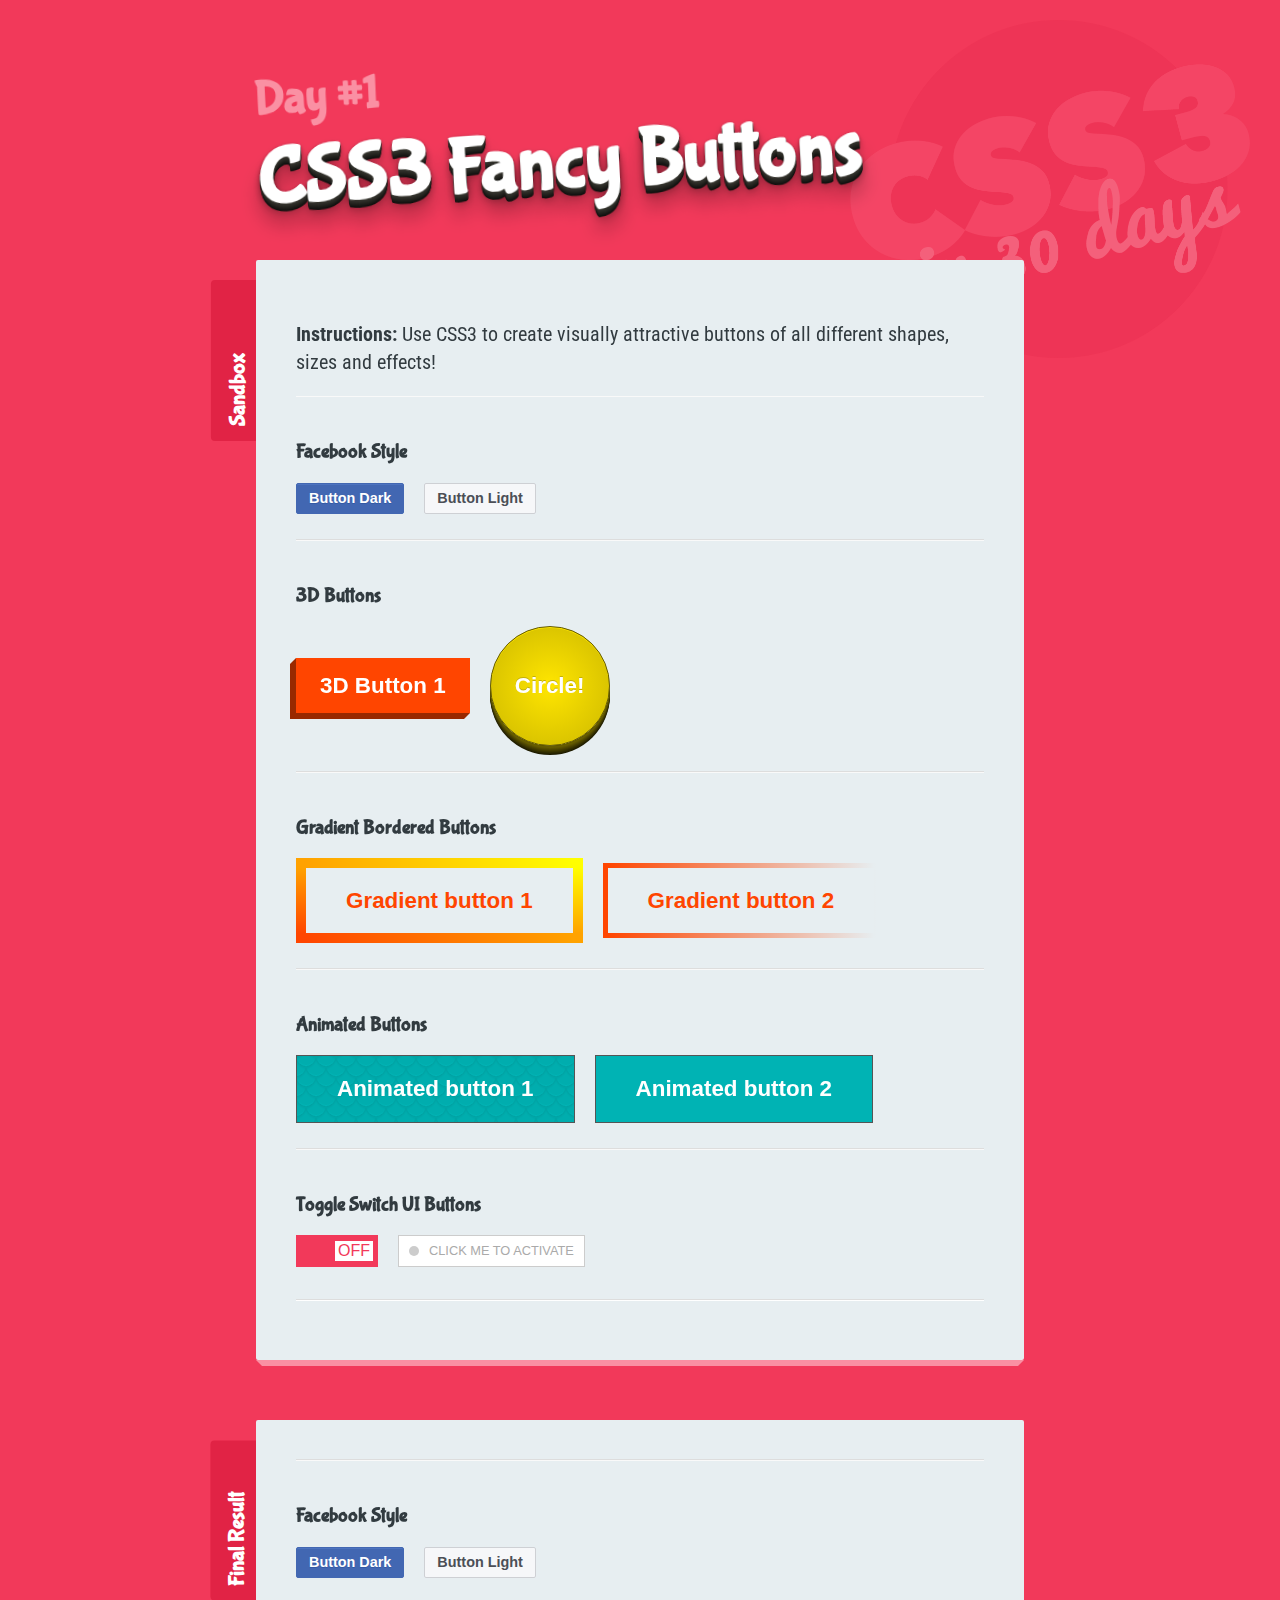
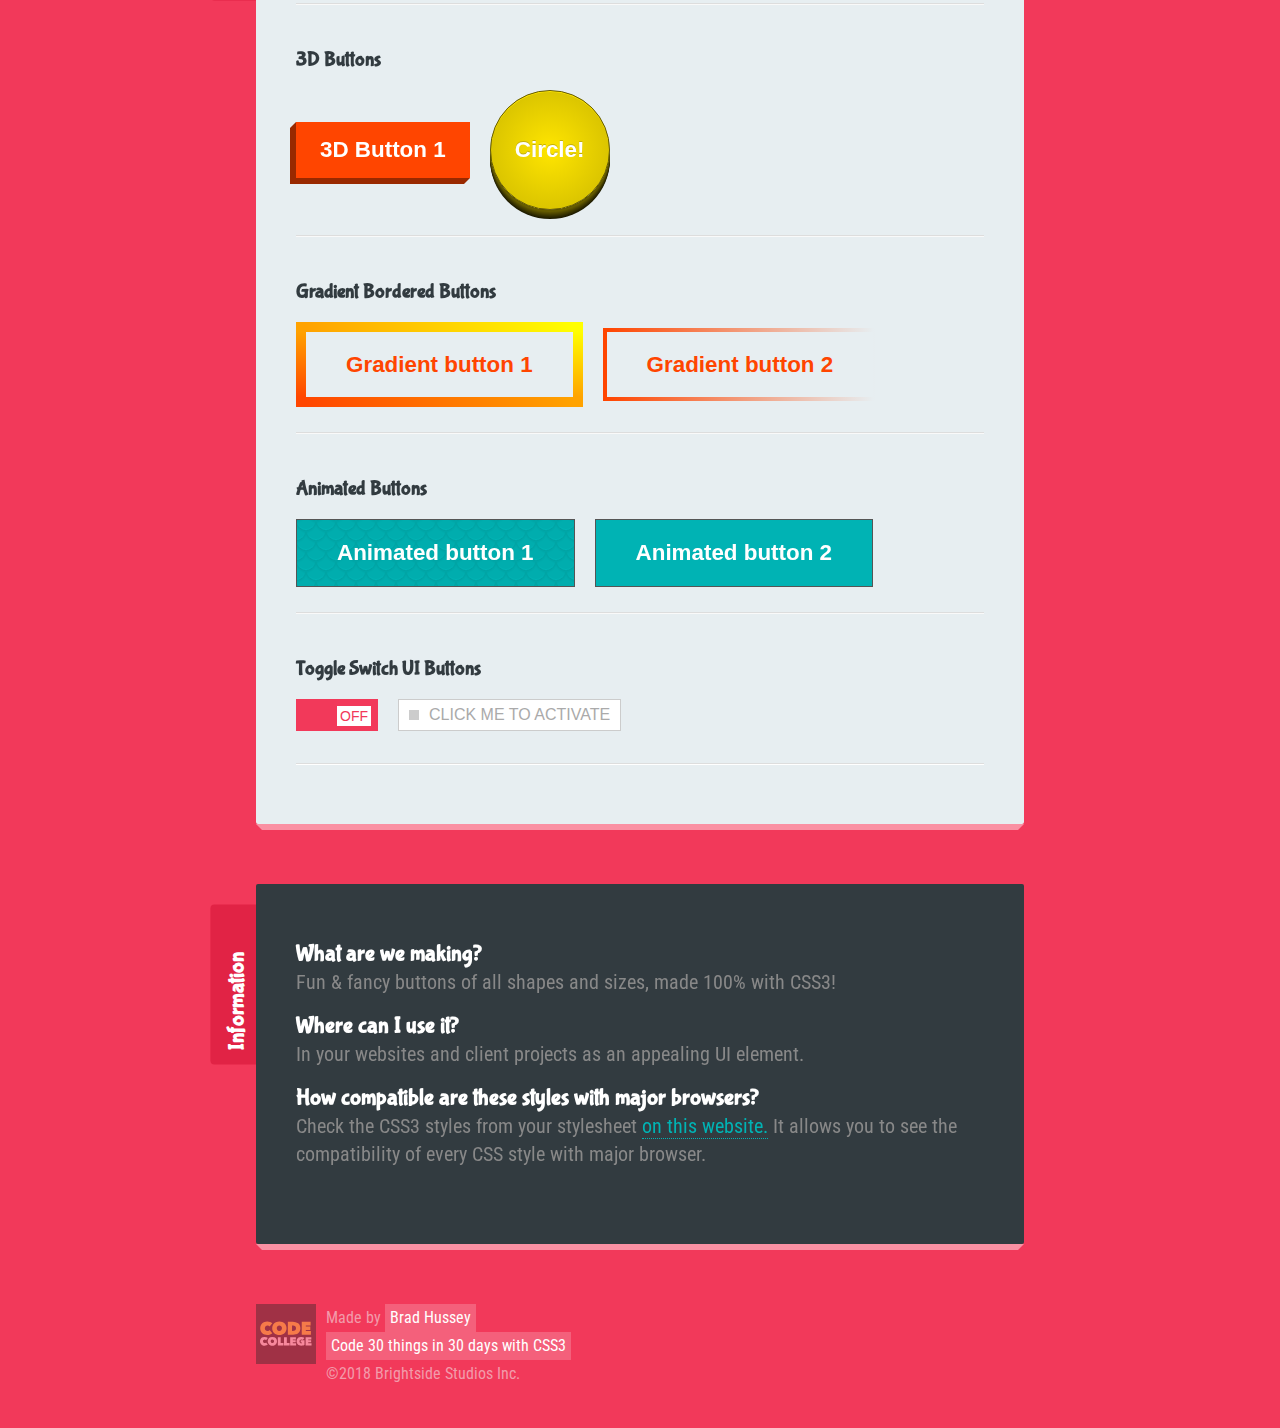
<file: 1 - Fancy Buttons/index.html>
<!DOCTYPE html>
<html>
  <head>
    <meta charset="utf-8">
    <title>CSS3 Fancy Buttons | Code 30 Things in 30 Days with CSS3</title>

    <!-- NORMALIZE CSS -->
    <link rel="stylesheet" href="../_theme-styles/normalize.css">

    <!-- PROJECT THEME CSS -->
    <link rel="stylesheet" href="../_theme-styles/theme.css">

    <!-- FINAL PROJECT CSS (use for reference) -->
    <link rel="stylesheet" href="final.css">

    <!-- SANDBOX CSS (this is your file!) -->
    <link rel="stylesheet" href="sandbox.css">

<link href="https://fonts.googleapis.com/css?family=Bubblegum+Sans|Nova+Mono|Roboto+Condensed" rel="stylesheet">
  </head>
  <body>
    <h1><small>Day #1</small> CSS3 Fancy Buttons</h1>



    <div class="sandbox">
      <h2>Sandbox <small>This is where you play</small></h2>
      <div class="content">

        <p><strong>Instructions:</strong> Use CSS3 to create visually attractive buttons of all different shapes, sizes and effects!</p>

        <section>

          <h4>Facebook Style</h4>
          <button type="button" name="button" class="facebook-style-btn facebook-style-dark">Button Dark</button>

          <button type="button" name="button" class="facebook-style-btn facebook-style-light">Button Light</button>

        </section>

        <section>

          <h4>3D Buttons</h4>
          <button type="button" name="button" class="btn-3d-1">3D Button 1</button>

          <button type="button" name="button" class="btn-3d-2">Circle!</button>

        </section>

        <section>

          <h4>Gradient Bordered Buttons</h4>
          <button type="button" name="button" class="gradient-button-1">Gradient button 1</button>
          <button type="button" name="button" class="gradient-button-2">Gradient button 2</button>

        </section>

        <section>

          <h4>Animated Buttons</h4>

          <button type="button" name="button" class="animated-button-1">Animated button 1</button>
          <button type="button" name="button" class="animated-button-2">Animated button 2</button>

        </section>

        <section>

          <h4>Toggle Switch UI Buttons</h4>

          <label for="toggle1" class="toggle-1">
            <input type="checkbox" id="toggle1" class="toggle-1__input" />
            <span class="toggle-1__button"></span>
          </label>

          <label for="toggle2" class="toggle-2">
            <input type="checkbox" id="toggle2" class="toggle-2__input" />
            <span class="toggle-2__button">Click me to activate</span>
          </label>
        </section>

      </div>
    </div>

    <div class="final-result">
        <h2>Final Result <small>Use this for reference!</small></h2>
        <div class="content">

          <section>

            <h4>Facebook Style</h4>
            <button type="button" name="button" class="final__facebook-style-btn final__facebook-style-dark">Button Dark</button>

            <button type="button" name="button" class="final__facebook-style-btn final__facebook-style-light">Button Light</button>

          </section>

          <section>

            <h4>3D Buttons</h4>
            <button type="button" name="button" class="final__btn-3d-1">3D Button 1</button>

            <button type="button" name="button" class="final__btn-3d-2">Circle!</button>

          </section>

          <section>

            <h4>Gradient Bordered Buttons</h4>
            <button type="button" name="button" class="final__gradient-button-1">Gradient button 1</button>
            <button type="button" name="button" class="final__gradient-button-2">Gradient button 2</button>

          </section>

          <section>

            <h4>Animated Buttons</h4>

            <button type="button" name="button" class="final__animated-button-1">Animated button 1</button>
            <button type="button" name="button" class="final__animated-button-2">Animated button 2</button>

          </section>

          <section>

            <h4>Toggle Switch UI Buttons</h4>


            <label for="final-toggle1" class="final__toggle-1">
              <input type="checkbox" id="final-toggle1" class="final__toggle-1__input" />
              <span class="final__toggle-1__button"></span>
            </label>

            <label for="final-toggle2" class="final__toggle-2">
              <input type="checkbox" id="final-toggle2" class="final__toggle-2__input" />
              <span class="final__toggle-2__button">Click me to activate</span>
            </label>


          </section>

        </div>
    </div>

    <div class="info">
      <h2>Information <small>About this lesson</small></h2>
      <h3>What are we making?</h3>
      <p>Fun &amp; fancy buttons of all shapes and sizes, made 100% with CSS3!</p>

      <h3>Where can I use it?</h3>
      <p>In your websites and client projects as an appealing UI element.</p>

      <h3>How compatible are these styles with major browsers?</h3>
      <p>Check the CSS3 styles from your stylesheet <a href="http://caniuse.com/">on this website.</a> It allows you to see the compatibility of every CSS style with major browser.</p>
    </div>

    <footer>
      <div class="logo">
        <a href="http://codecollege.ca/" id="logo">

          <img src="../_theme-styles/img/bggray.svg" width="60px" id="logo_bg-gray">
          <img src="../_theme-styles/img/bgyellow.svg" width="60px" id="logo_bg-yellow">
          <img src="../_theme-styles/img/codecollegelogo.svg" width="60px" id="logo_codecollege">

          <!-- <img src="../_theme-styles/img/codecollegelogo.png" alt="Learn to Code at CodeCollege.ca" height="60px"> -->

        </a>
      </div>
      <div class="made-by">
        Made by <a href="http://bradhussey.ca/">Brad Hussey</a>
      </div>
      <div class="course">
        <a href="http://codecollege.ca/">Code 30 things in 30 days with CSS3</a>
      </div>
      <div class="copyright">
        &copy;2018 Brightside Studios Inc.
      </div>
    </footer>
  </body>
</html>
</file>
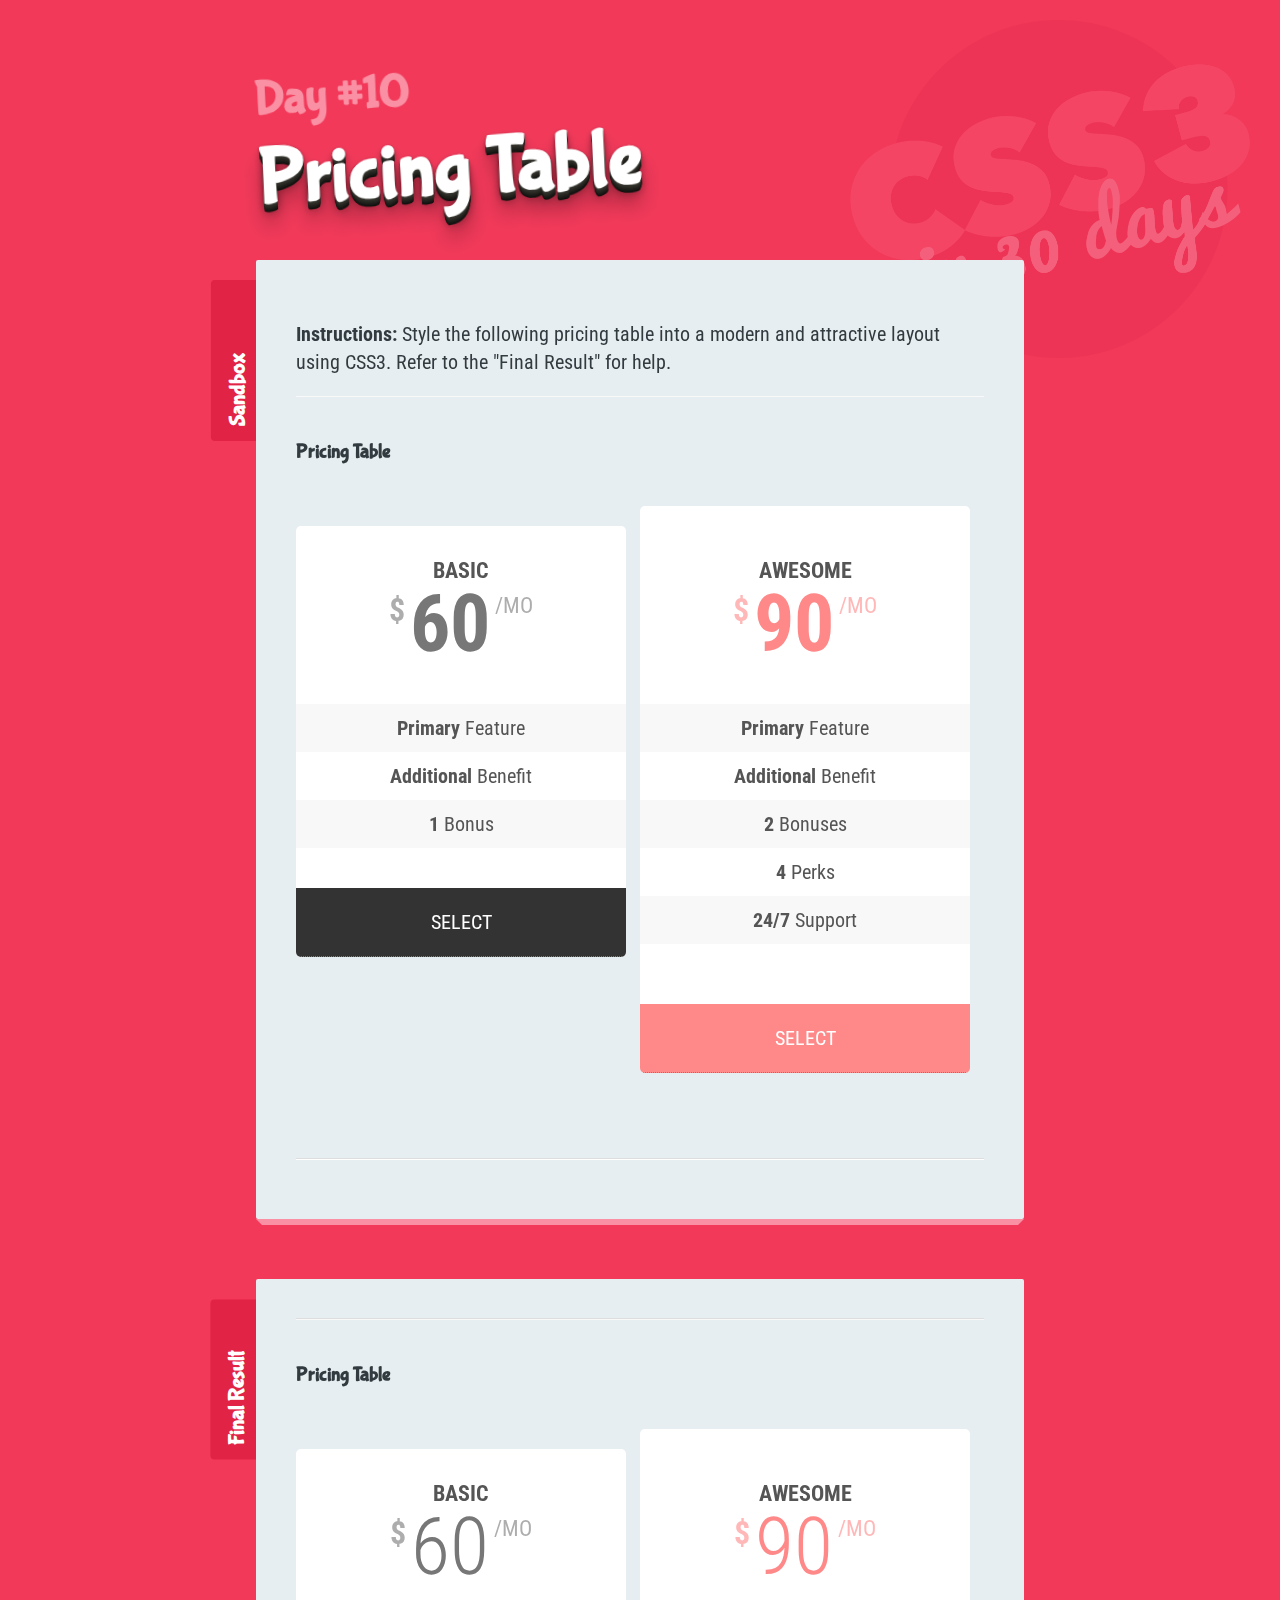
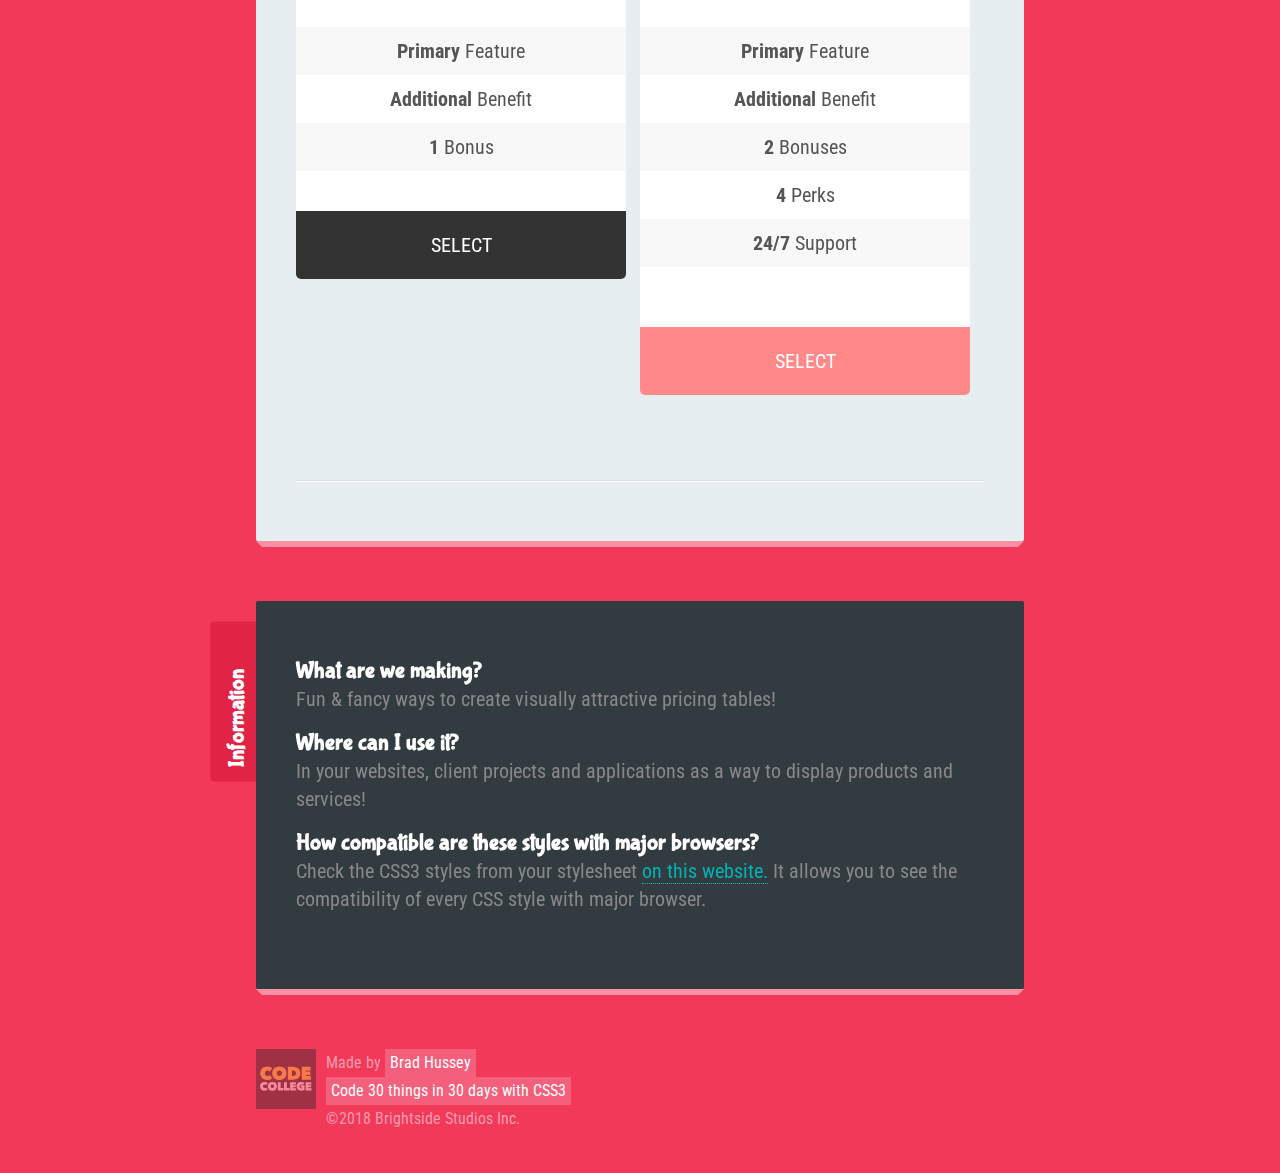
<file: 10 - Pricing Table/index.html>
<!DOCTYPE html>
<html>
  <head>
    <meta charset="utf-8" />
    <title>Pricing Table | Code 30 Things in 30 Days with CSS3</title>

    <!-- NORMALIZE CSS -->
    <link rel="stylesheet" href="../_theme-styles/normalize.css" />

    <!-- PROJECT THEME CSS -->
    <link rel="stylesheet" href="../_theme-styles/theme.css" />

    <!-- FINAL PROJECT CSS (use for reference) -->
    <link rel="stylesheet" href="final.css" />

    <!-- SANDBOX CSS (this is your file!) -->
    <link rel="stylesheet" href="sandbox.css" />

    <link href="https://fonts.googleapis.com/css?family=Bubblegum+Sans|Nova+Mono|Roboto+Condensed" rel="stylesheet" />
  </head>
  <body>
    <h1><small>Day #10</small> Pricing Table</h1>

    <div class="sandbox">
      <h2>Sandbox <small>This is where you play</small></h2>
      <div class="content">
        <p>
          <strong>Instructions:</strong> Style the following pricing table into a modern and attractive layout using
          CSS3. Refer to the "Final Result" for help.
        </p>

        <section>
          <h4>Pricing Table</h4>

          <div class="pricing-table">
            <div class="pricing-block">
              <div class="pricing-header">
                <div class="pricing-heading">Basic</div>
                <div class="pricing-price">
                  <span class="pricing-price__currency">$</span> <span class="pricing-price__value">60</span>
                  <span class="pricing-price__duration">/mo</span>
                </div>
              </div>
              <div class="pricing-body">
                <ul class="pricing-features">
                  <li><strong>Primary</strong> Feature</li>
                  <li><strong>Additional</strong> Benefit</li>
                  <li><strong>1</strong> Bonus</li>
                </ul>
              </div>
              <div class="pricing-footer"><a href="#" class="pricing-button">Select</a></div>
            </div>
            <div class="pricing-block pricing-popular">
              <div class="pricing-header">
                <div class="pricing-heading">Awesome</div>
                <div class="pricing-price">
                  <span class="pricing-price__currency">$</span> <span class="pricing-price__value">90</span>
                  <span class="pricing-price__duration">/mo</span>
                </div>
              </div>
              <div class="pricing-body">
                <ul class="pricing-features">
                  <li><strong>Primary</strong> Feature</li>
                  <li><strong>Additional</strong> Benefit</li>
                  <li><strong>2</strong> Bonuses</li>
                  <li><strong>4</strong> Perks</li>
                  <li><strong>24/7</strong> Support</li>
                </ul>
              </div>
              <div class="pricing-footer"><a href="#" class="pricing-button">Select</a></div>
            </div>
          </div>
        </section>
      </div>
    </div>

    <div class="final-result">
      <h2>Final Result <small>Use this for reference!</small></h2>
      <div class="content">
        <section>
          <h4>Pricing Table</h4>

          <div class="final__pricing-table">
            <div class="final__pricing-block">
              <div class="final__pricing-header">
                <div class="final__pricing-heading">Basic</div>
                <div class="final__pricing-price">
                  <span class="final__pricing-price__currency">$</span>
                  <span class="final__pricing-price__value">60</span>
                  <span class="final__pricing-price__duration">/mo</span>
                </div>
              </div>
              <div class="final__pricing-body">
                <ul class="final__pricing-features">
                  <li><strong>Primary</strong> Feature</li>
                  <li><strong>Additional</strong> Benefit</li>
                  <li><strong>1</strong> Bonus</li>
                </ul>
              </div>
              <div class="final__pricing-footer"><a href="#" class="final__pricing-button">Select</a></div>
            </div>
            <div class="final__pricing-block final__pricing-popular">
              <div class="final__pricing-header">
                <div class="final__pricing-heading">Awesome</div>
                <div class="final__pricing-price">
                  <span class="final__pricing-price__currency">$</span>
                  <span class="final__pricing-price__value">90</span>
                  <span class="final__pricing-price__duration">/mo</span>
                </div>
              </div>
              <div class="final__pricing-body">
                <ul class="final__pricing-features">
                  <li><strong>Primary</strong> Feature</li>
                  <li><strong>Additional</strong> Benefit</li>
                  <li><strong>2</strong> Bonuses</li>
                  <li><strong>4</strong> Perks</li>
                  <li><strong>24/7</strong> Support</li>
                </ul>
              </div>
              <div class="final__pricing-footer"><a href="#" class="final__pricing-button">Select</a></div>
            </div>
          </div>
        </section>
      </div>
    </div>

    <div class="info">
      <h2>Information <small>About this lesson</small></h2>
      <h3>What are we making?</h3>
      <p>Fun &amp; fancy ways to create visually attractive pricing tables!</p>

      <h3>Where can I use it?</h3>
      <p>In your websites, client projects and applications as a way to display products and services!</p>

      <h3>How compatible are these styles with major browsers?</h3>
      <p>
        Check the CSS3 styles from your stylesheet <a href="http://caniuse.com/">on this website.</a> It allows you to
        see the compatibility of every CSS style with major browser.
      </p>
    </div>

    <footer>
      <div class="logo">
        <a href="http://codecollege.ca/" id="logo">
          <img src="../_theme-styles/img/bggray.svg" width="60px" id="logo_bg-gray" />
          <img src="../_theme-styles/img/bgyellow.svg" width="60px" id="logo_bg-yellow" />
          <img src="../_theme-styles/img/codecollegelogo.svg" width="60px" id="logo_codecollege" />

          <!--
            <img src="../_theme-styles/img/codecollegelogo.png" alt="Learn to Code at CodeCollege.ca" height="60px">
          -->
        </a>
      </div>
      <div class="made-by">Made by <a href="http://bradhussey.ca/">Brad Hussey</a></div>
      <div class="course"><a href="http://codecollege.ca/">Code 30 things in 30 days with CSS3</a></div>
      <div class="copyright">&copy;2018 Brightside Studios Inc.</div>
    </footer>
  </body>
</html>
</file>
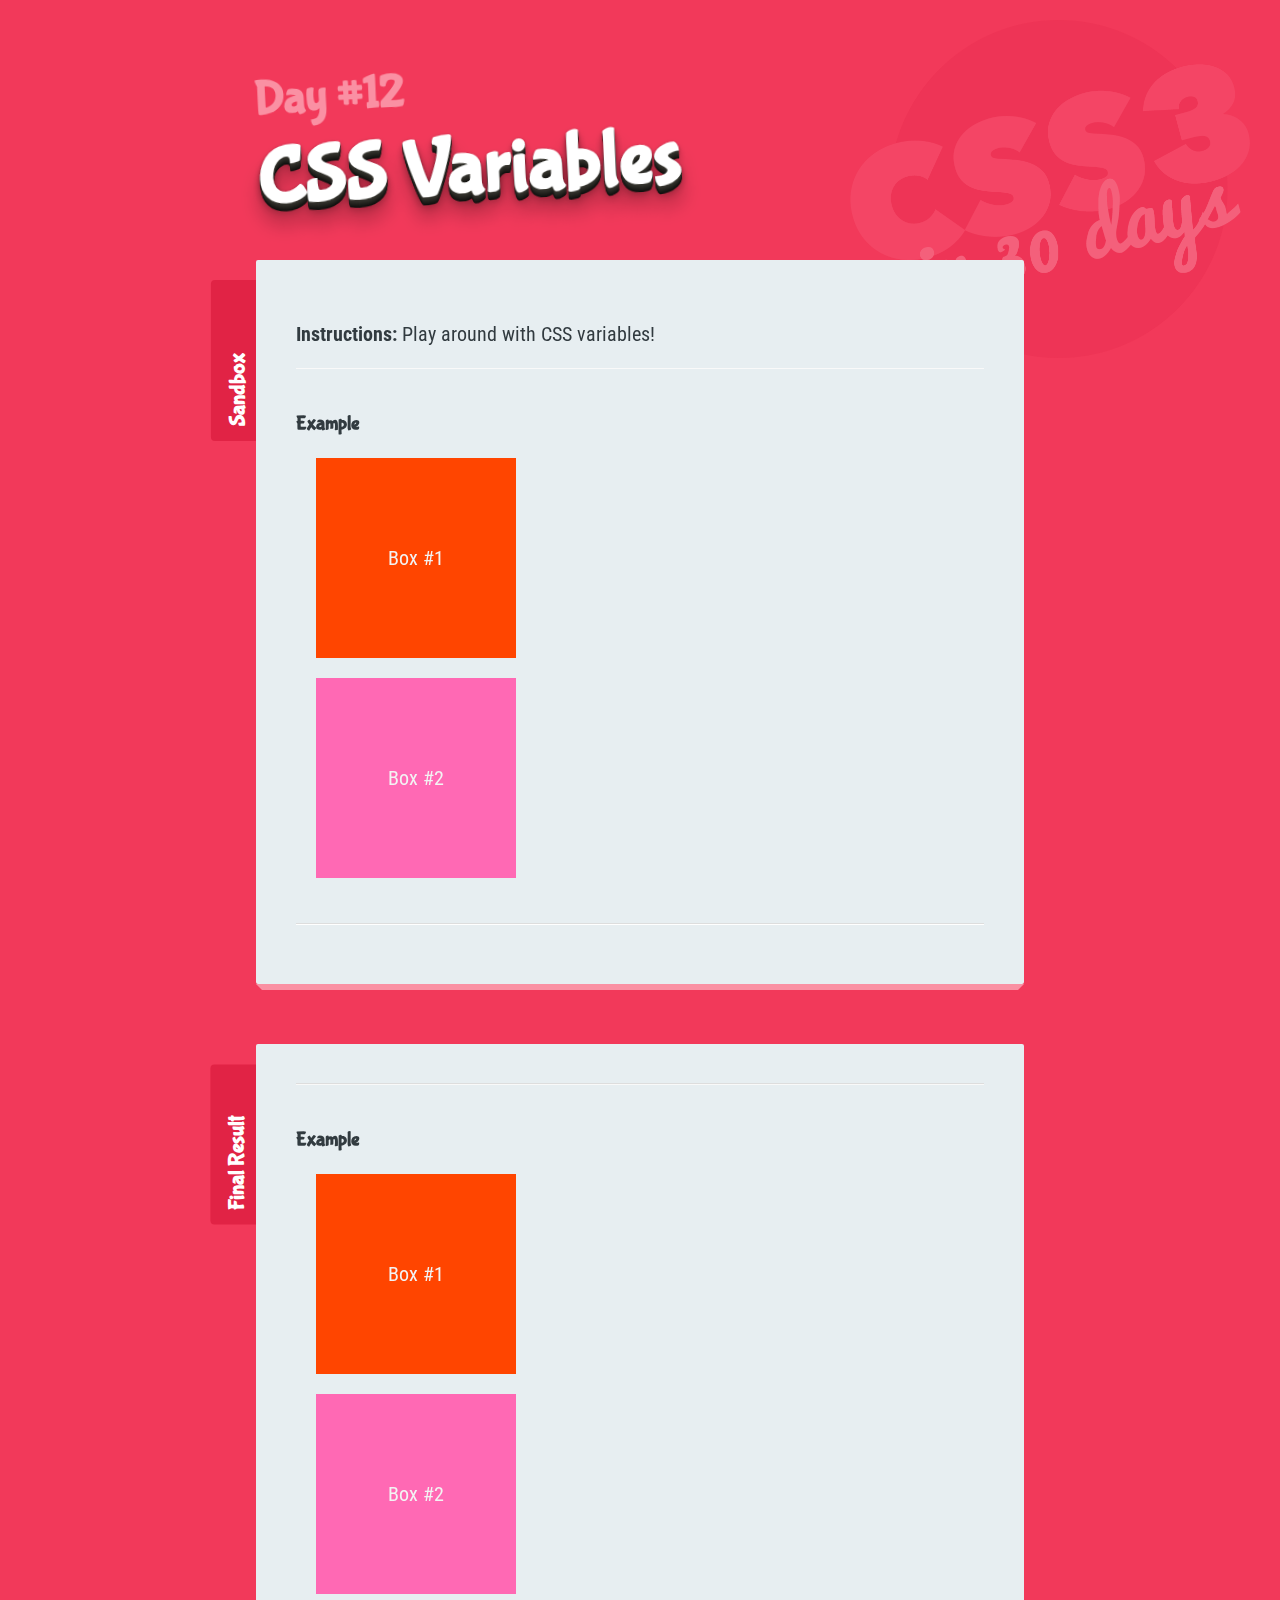
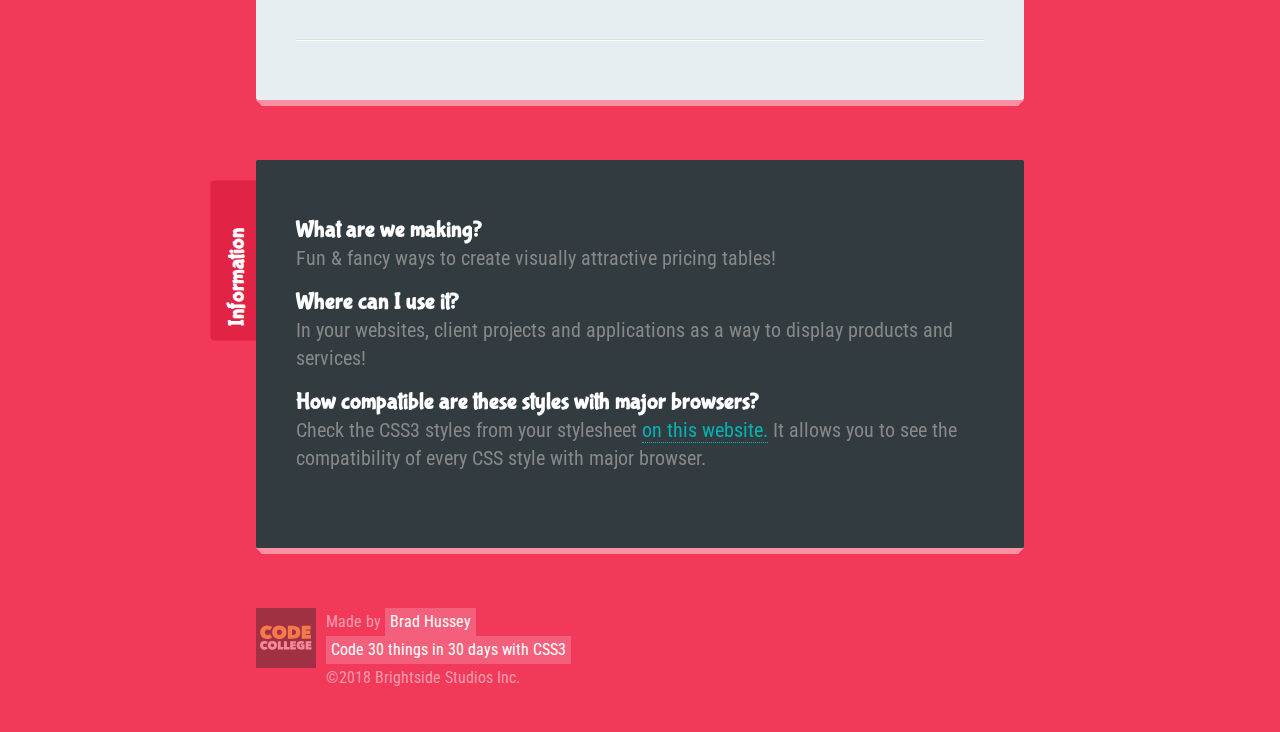
<file: 12 - CSS Variables/index.html>
<!DOCTYPE html>
<html>
  <head>
    <meta charset="utf-8">
    <title>CSS Variables | Code 30 Things in 30 Days with CSS3</title>

    <!-- NORMALIZE CSS -->
    <link rel="stylesheet" href="../_theme-styles/normalize.css">

    <!-- PROJECT THEME CSS -->
    <link rel="stylesheet" href="../_theme-styles/theme.css">

    <!-- FINAL PROJECT CSS (use for reference) -->
    <link rel="stylesheet" href="final.css">

    <!-- SANDBOX CSS (this is your file!) -->
    <link rel="stylesheet" href="sandbox.css">

<link href="https://fonts.googleapis.com/css?family=Bubblegum+Sans|Nova+Mono|Roboto+Condensed" rel="stylesheet">
  </head>
  <body>
    <h1><small>Day #12</small> CSS Variables</h1>



    <div class="sandbox">
      <h2>Sandbox <small>This is where you play</small></h2>
      <div class="content">

        <p><strong>Instructions:</strong> Play around with CSS variables!</p>

        <section>

          <h4>Example</h4>
          <div class="box">Box #1</div>
          <div class="box box2">Box #2</div>

        </section>

      </div>
    </div>

    <div class="final-result">
        <h2>Final Result <small>Use this for reference!</small></h2>
        <div class="content">

          <section>

            <h4>Example</h4>

            <div class="final__box">Box #1</div>
            <div class="final__box final__box2">Box #2</div>

          </section>

        </div>
    </div>

    <div class="info">
      <h2>Information <small>About this lesson</small></h2>
      <h3>What are we making?</h3>
      <p>Fun &amp; fancy ways to create visually attractive pricing tables!</p>

      <h3>Where can I use it?</h3>
      <p>In your websites, client projects and applications as a way to display products and services!</p>

      <h3>How compatible are these styles with major browsers?</h3>
      <p>Check the CSS3 styles from your stylesheet <a href="http://caniuse.com/">on this website.</a> It allows you to see the compatibility of every CSS style with major browser.</p>
    </div>

    <footer>
      <div class="logo">
        <a href="http://codecollege.ca/" id="logo">

          <img src="../_theme-styles/img/bggray.svg" width="60px" id="logo_bg-gray">
          <img src="../_theme-styles/img/bgyellow.svg" width="60px" id="logo_bg-yellow">
          <img src="../_theme-styles/img/codecollegelogo.svg" width="60px" id="logo_codecollege">

          <!-- <img src="../_theme-styles/img/codecollegelogo.png" alt="Learn to Code at CodeCollege.ca" height="60px"> -->

        </a>
      </div>
      <div class="made-by">
        Made by <a href="http://bradhussey.ca/">Brad Hussey</a>
      </div>
      <div class="course">
        <a href="http://codecollege.ca/">Code 30 things in 30 days with CSS3</a>
      </div>
      <div class="copyright">
        &copy;2018 Brightside Studios Inc.
      </div>
    </footer>
  </body>
</html>
</file>
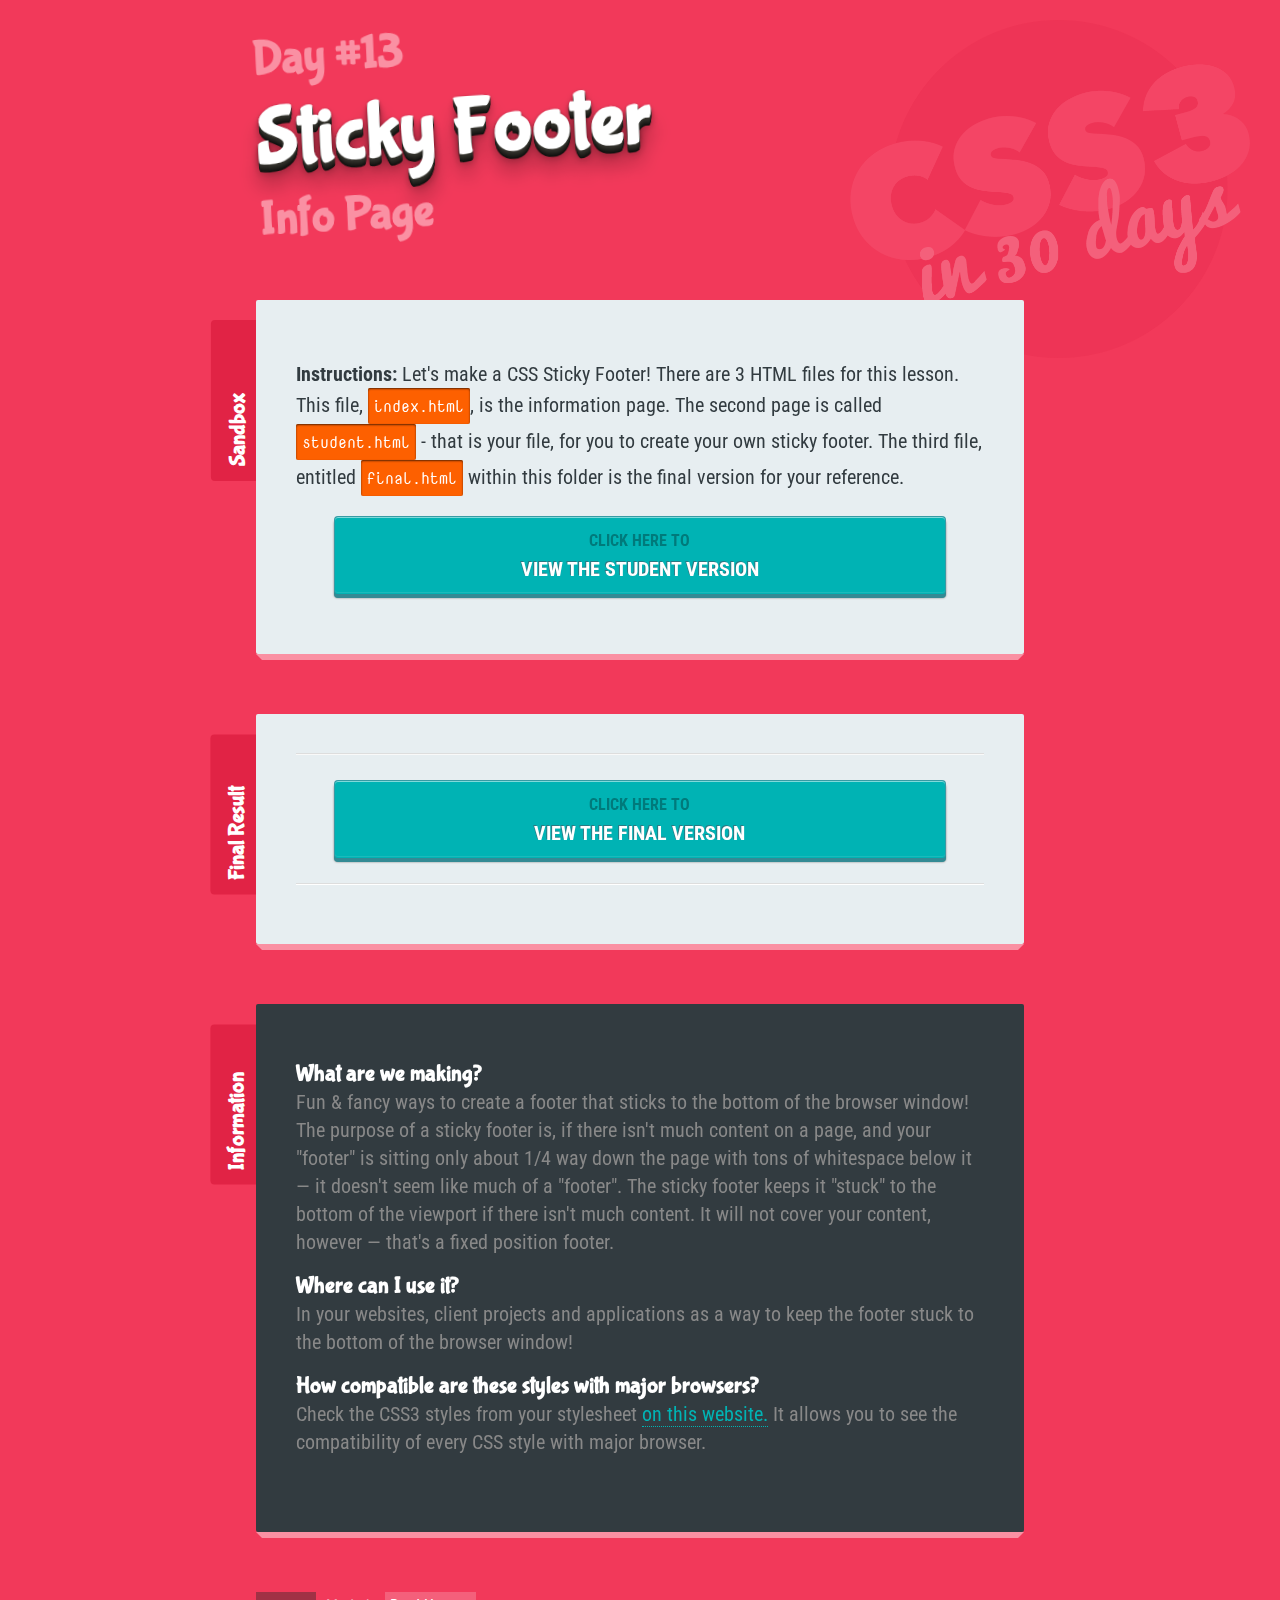
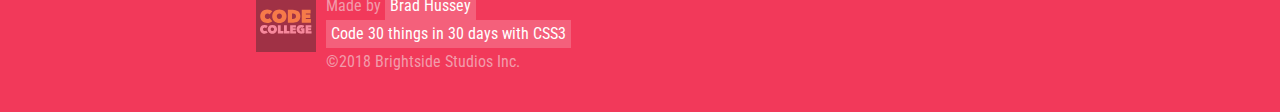
<file: 13 - Sticky Footer/index.html>
<!DOCTYPE html>
<html>
  <head>
    <meta charset="utf-8">
    <title>Sticky Footer | Code 30 Things in 30 Days with CSS3</title>

    <!-- NORMALIZE CSS -->
    <link rel="stylesheet" href="../_theme-styles/normalize.css">

    <!-- PROJECT THEME CSS -->
    <link rel="stylesheet" href="../_theme-styles/theme.css">

    <!-- FINAL PROJECT CSS (use for reference) -->
    <link rel="stylesheet" href="final.css">

    <!-- SANDBOX CSS (this is your file!) -->
    <link rel="stylesheet" href="sandbox.css">

<link href="https://fonts.googleapis.com/css?family=Bubblegum+Sans|Nova+Mono|Roboto+Condensed" rel="stylesheet">
  </head>
  <body>
    <h1><small>Day #13</small> Sticky Footer <small>Info Page</small></h1>



    <div class="sandbox">
      <h2>Sandbox <small>This is where you play</small></h2>
      <div class="content">

        <p><strong>Instructions:</strong> Let's make a CSS Sticky Footer! There are 3 HTML files for this lesson. This file, <code>index.html</code>, is the information page. The second page is called <code>student.html</code> - that is your file, for you to create your own sticky footer. The third file, entitled <code>final.html</code> within this folder is the final version for your reference.</p>

        <a href="student.html" class="button-theme"><small>Click here to</small>View the student version</a>

      </div>
    </div>

    <div class="final-result">
        <h2>Final Result <small>Use this for reference!</small></h2>
        <div class="content">

          <section>

            <a href="final.html" class="button-theme"><small>Click here to</small>View the final version</a>

          </section>

        </div>
    </div>

    <div class="info">
      <h2>Information <small>About this lesson</small></h2>
      <h3>What are we making?</h3>
      <p>Fun &amp; fancy ways to create a footer that sticks to the bottom of the browser window! The purpose of a sticky footer is, if there isn't much content on a page, and your "footer" is sitting only about 1/4 way down the page with tons of whitespace below it &mdash; it doesn't seem like much of a "footer". The sticky footer keeps it "stuck" to the bottom of the viewport if there isn't much content. It will not cover your content, however &mdash; that's a fixed position footer.</p>

      <h3>Where can I use it?</h3>
      <p>In your websites, client projects and applications as a way to keep the footer stuck to the bottom of the browser window!</p>

      <h3>How compatible are these styles with major browsers?</h3>
      <p>Check the CSS3 styles from your stylesheet <a href="http://caniuse.com/">on this website.</a> It allows you to see the compatibility of every CSS style with major browser.</p>
    </div>

    <footer>
      <div class="logo">
        <a href="http://codecollege.ca/" id="logo">

          <img src="../_theme-styles/img/bggray.svg" width="60px" id="logo_bg-gray">
          <img src="../_theme-styles/img/bgyellow.svg" width="60px" id="logo_bg-yellow">
          <img src="../_theme-styles/img/codecollegelogo.svg" width="60px" id="logo_codecollege">

          <!-- <img src="../_theme-styles/img/codecollegelogo.png" alt="Learn to Code at CodeCollege.ca" height="60px"> -->

        </a>
      </div>
      <div class="made-by">
        Made by <a href="http://bradhussey.ca/">Brad Hussey</a>
      </div>
      <div class="course">
        <a href="http://codecollege.ca/">Code 30 things in 30 days with CSS3</a>
      </div>
      <div class="copyright">
        &copy;2018 Brightside Studios Inc.
      </div>
    </footer>

  </body>
</html>
</file>
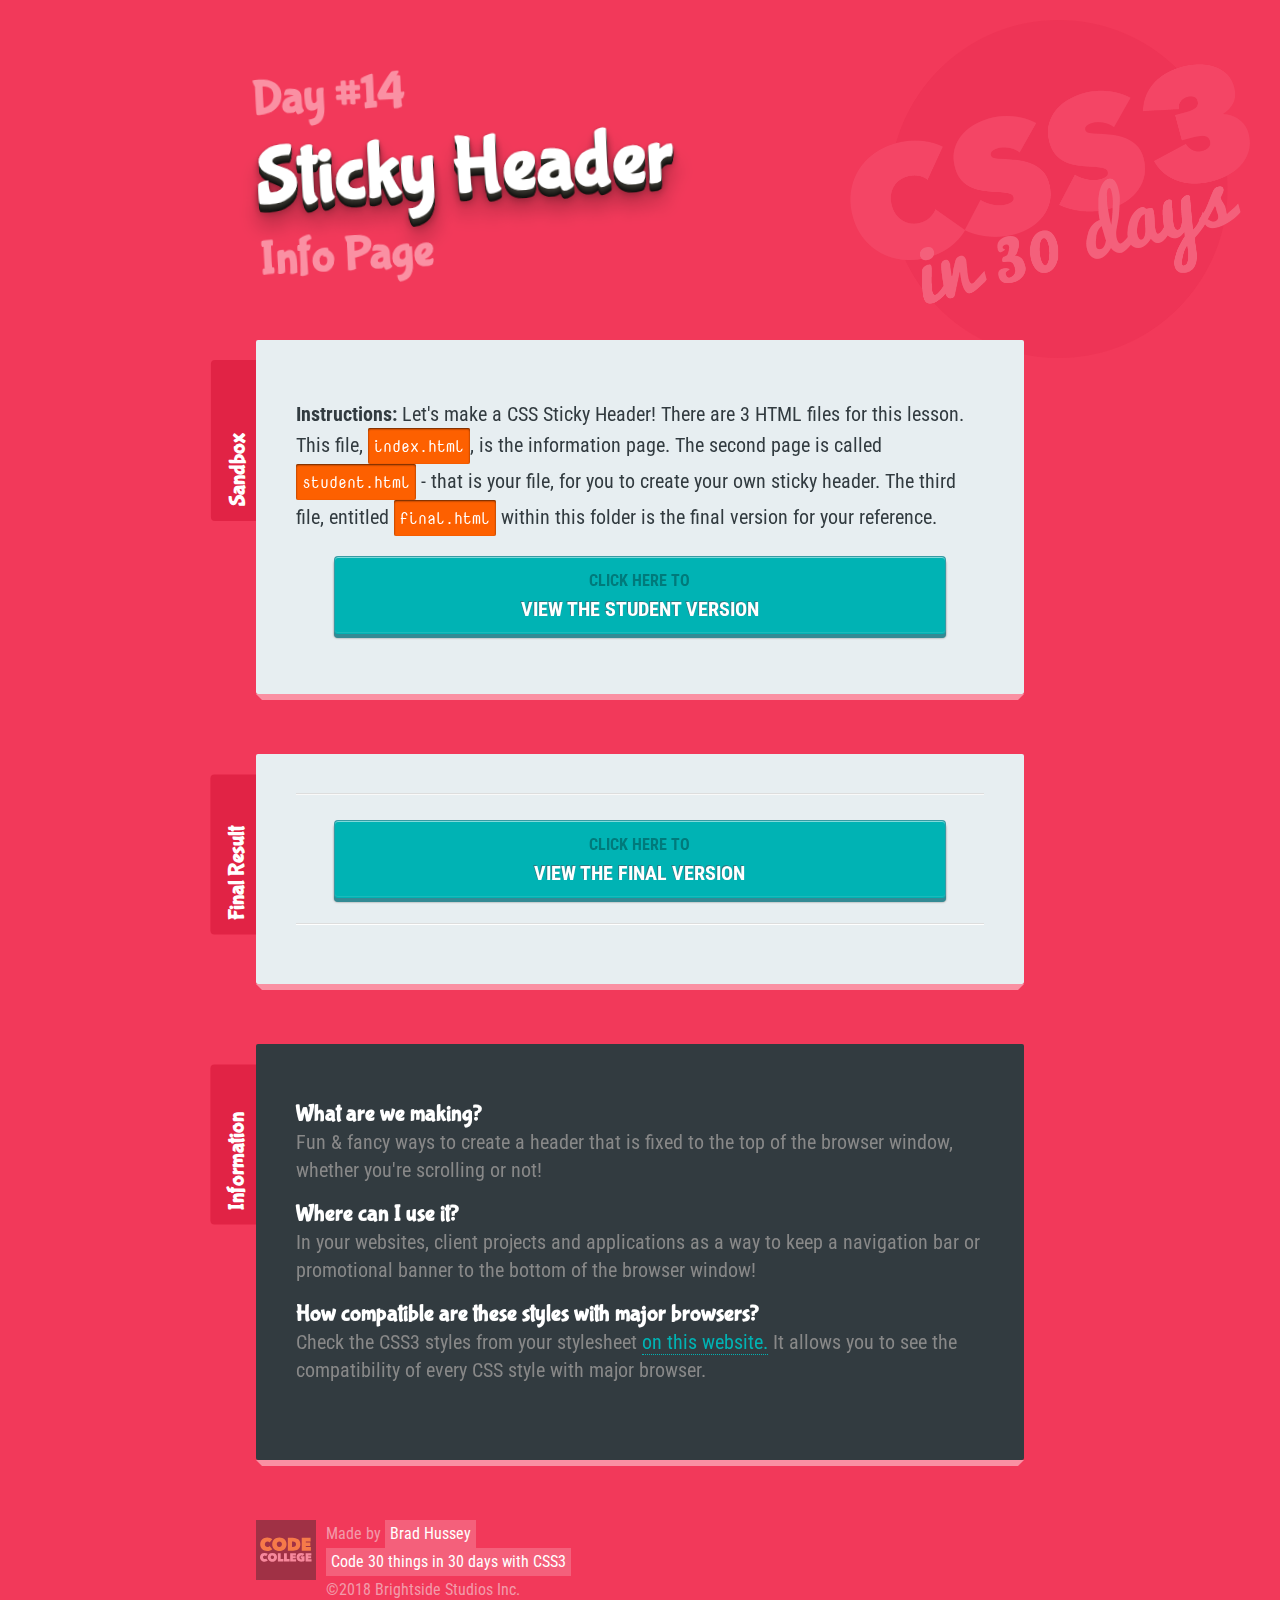
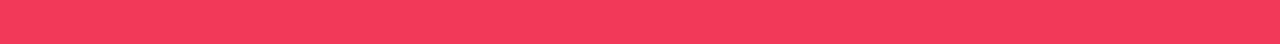
<file: 14 - Sticky Header/index.html>
<!--
  Message from Brad:
  Thanks for watching CSS3 in 30 Days! You're awesome.
  Want more fun design & coding courses? Check out my website.

  https://codecollege.ca
  (it's free to start)
-->

<!DOCTYPE html>
<html>
  <head>
    <meta charset="utf-8">
    <title>Sticky Header | Code 30 Things in 30 Days with CSS3</title>

    <!-- NORMALIZE CSS -->
    <link rel="stylesheet" href="../_theme-styles/normalize.css">

    <!-- PROJECT THEME CSS -->
    <link rel="stylesheet" href="../_theme-styles/theme.css">

    <!-- FINAL PROJECT CSS (use for reference) -->
    <link rel="stylesheet" href="final.css">

    <!-- SANDBOX CSS (this is your file!) -->
    <link rel="stylesheet" href="sandbox.css">

<link href="https://fonts.googleapis.com/css?family=Bubblegum+Sans|Nova+Mono|Roboto+Condensed" rel="stylesheet">
  </head>
  <body>
    <h1><small>Day #14</small> Sticky Header <small>Info Page</small></h1>



    <div class="sandbox">
      <h2>Sandbox <small>This is where you play</small></h2>
      <div class="content">

        <p><strong>Instructions:</strong> Let's make a CSS Sticky Header! There are 3 HTML files for this lesson. This file, <code>index.html</code>, is the information page. The second page is called <code>student.html</code> - that is your file, for you to create your own sticky header. The third file, entitled <code>final.html</code> within this folder is the final version for your reference.</p>

        <a href="student.html" class="button-theme"><small>Click here to</small>View the student version</a>

      </div>
    </div>

    <div class="final-result">
        <h2>Final Result <small>Use this for reference!</small></h2>
        <div class="content">

          <section>

            <a href="final.html" class="button-theme"><small>Click here to</small>View the final version</a>

          </section>

        </div>
    </div>

    <div class="info">
      <h2>Information <small>About this lesson</small></h2>
      <h3>What are we making?</h3>
      <p>Fun &amp; fancy ways to create a header that is fixed to the top of the browser window, whether you're scrolling or not!</p>

      <h3>Where can I use it?</h3>
      <p>In your websites, client projects and applications as a way to keep a navigation bar or promotional banner to the bottom of the browser window!</p>

      <h3>How compatible are these styles with major browsers?</h3>
      <p>Check the CSS3 styles from your stylesheet <a href="http://caniuse.com/">on this website.</a> It allows you to see the compatibility of every CSS style with major browser.</p>
    </div>

    <footer>
      <div class="logo">
        <a href="http://codecollege.ca/" id="logo">

          <img src="../_theme-styles/img/bggray.svg" width="60px" id="logo_bg-gray">
          <img src="../_theme-styles/img/bgyellow.svg" width="60px" id="logo_bg-yellow">
          <img src="../_theme-styles/img/codecollegelogo.svg" width="60px" id="logo_codecollege">

          <!-- <img src="../_theme-styles/img/codecollegelogo.png" alt="Learn to Code at CodeCollege.ca" height="60px"> -->

        </a>
      </div>
      <div class="made-by">
        Made by <a href="http://bradhussey.ca/">Brad Hussey</a>
      </div>
      <div class="course">
        <a href="http://codecollege.ca/">Code 30 things in 30 days with CSS3</a>
      </div>
      <div class="copyright">
        &copy;2018 Brightside Studios Inc.
      </div>
    </footer>
  </body>
</html>
</file>
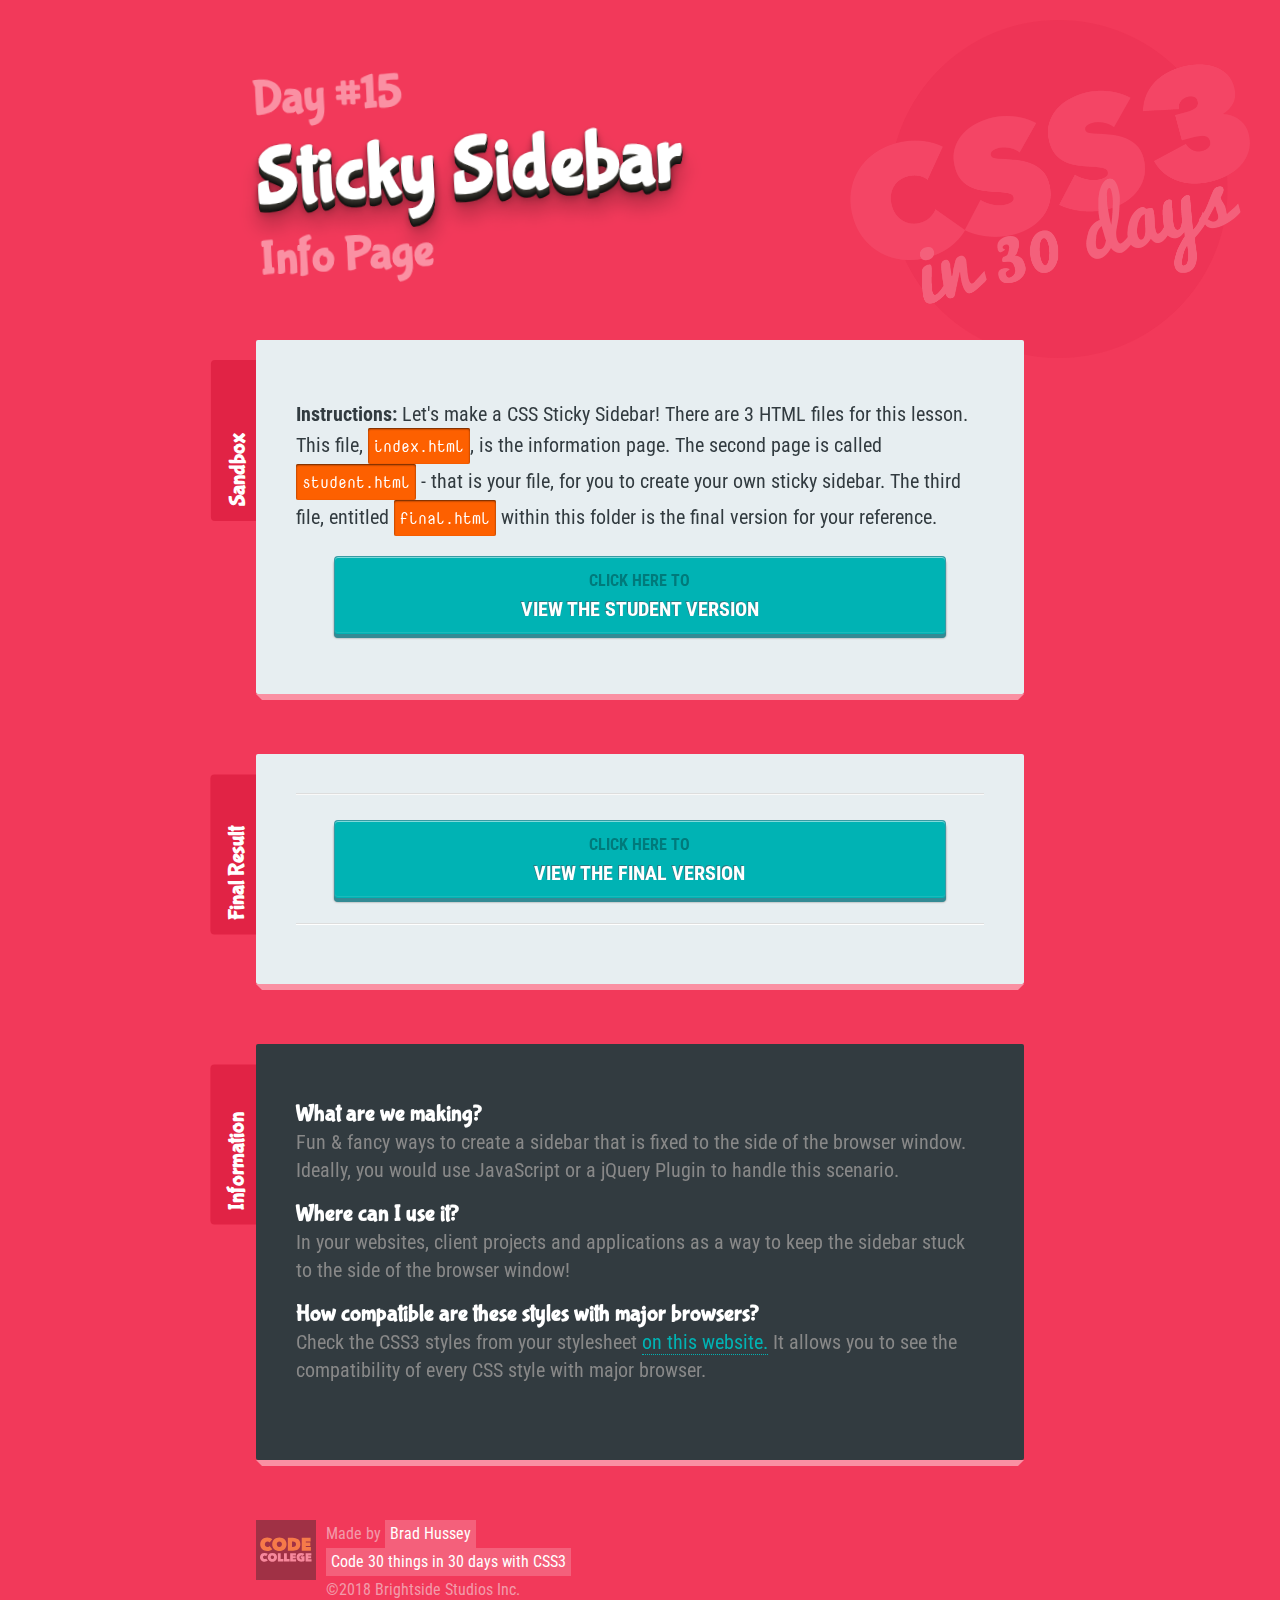
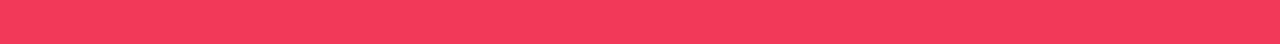
<file: 15 - Sticky Sidebar/index.html>
<!--
  Message from Brad:
  Thanks for watching CSS3 in 30 Days! You're awesome.
  Want more fun design & coding courses? Check out my website.

  https://codecollege.ca
  (it's free to start)
-->

<!DOCTYPE html>
<html>
  <head>
    <meta charset="utf-8">
    <title>Sticky Sidebar | Code 30 Things in 30 Days with CSS3</title>

    <!-- NORMALIZE CSS -->
    <link rel="stylesheet" href="../_theme-styles/normalize.css">

    <!-- PROJECT THEME CSS -->
    <link rel="stylesheet" href="../_theme-styles/theme.css">

    <!-- FINAL PROJECT CSS (use for reference) -->
    <link rel="stylesheet" href="final.css">

    <!-- SANDBOX CSS (this is your file!) -->
    <link rel="stylesheet" href="sandbox.css">

<link href="https://fonts.googleapis.com/css?family=Bubblegum+Sans|Nova+Mono|Roboto+Condensed" rel="stylesheet">
  </head>
  <body>
    <h1><small>Day #15</small> Sticky Sidebar <small>Info Page</small></h1>



    <div class="sandbox">
      <h2>Sandbox <small>This is where you play</small></h2>
      <div class="content">

        <p><strong>Instructions:</strong> Let's make a CSS Sticky Sidebar! There are 3 HTML files for this lesson. This file, <code>index.html</code>, is the information page. The second page is called <code>student.html</code> - that is your file, for you to create your own sticky sidebar. The third file, entitled <code>final.html</code> within this folder is the final version for your reference.</p>

        <a href="student.html" class="button-theme"><small>Click here to</small>View the student version</a>

      </div>
    </div>

    <div class="final-result">
        <h2>Final Result <small>Use this for reference!</small></h2>
        <div class="content">

          <section>

            <a href="final.html" class="button-theme"><small>Click here to</small>View the final version</a>

          </section>

        </div>
    </div>

    <div class="info">
      <h2>Information <small>About this lesson</small></h2>
      <h3>What are we making?</h3>
      <p>Fun &amp; fancy ways to create a sidebar that is fixed to the side of the browser window. Ideally, you would use JavaScript or a jQuery Plugin to handle this scenario.</p>

      <h3>Where can I use it?</h3>
      <p>In your websites, client projects and applications as a way to keep the sidebar stuck to the side of the browser window!</p>

      <h3>How compatible are these styles with major browsers?</h3>
      <p>Check the CSS3 styles from your stylesheet <a href="http://caniuse.com/">on this website.</a> It allows you to see the compatibility of every CSS style with major browser.</p>
    </div>

    <footer>
      <div class="logo">
        <a href="http://codecollege.ca/" id="logo">

          <img src="../_theme-styles/img/bggray.svg" width="60px" id="logo_bg-gray">
          <img src="../_theme-styles/img/bgyellow.svg" width="60px" id="logo_bg-yellow">
          <img src="../_theme-styles/img/codecollegelogo.svg" width="60px" id="logo_codecollege">

          <!-- <img src="../_theme-styles/img/codecollegelogo.png" alt="Learn to Code at CodeCollege.ca" height="60px"> -->

        </a>
      </div>
      <div class="made-by">
        Made by <a href="http://bradhussey.ca/">Brad Hussey</a>
      </div>
      <div class="course">
        <a href="http://codecollege.ca/">Code 30 things in 30 days with CSS3</a>
      </div>
      <div class="copyright">
        &copy;2018 Brightside Studios Inc.
      </div>
    </footer>
  </body>
</html>
</file>
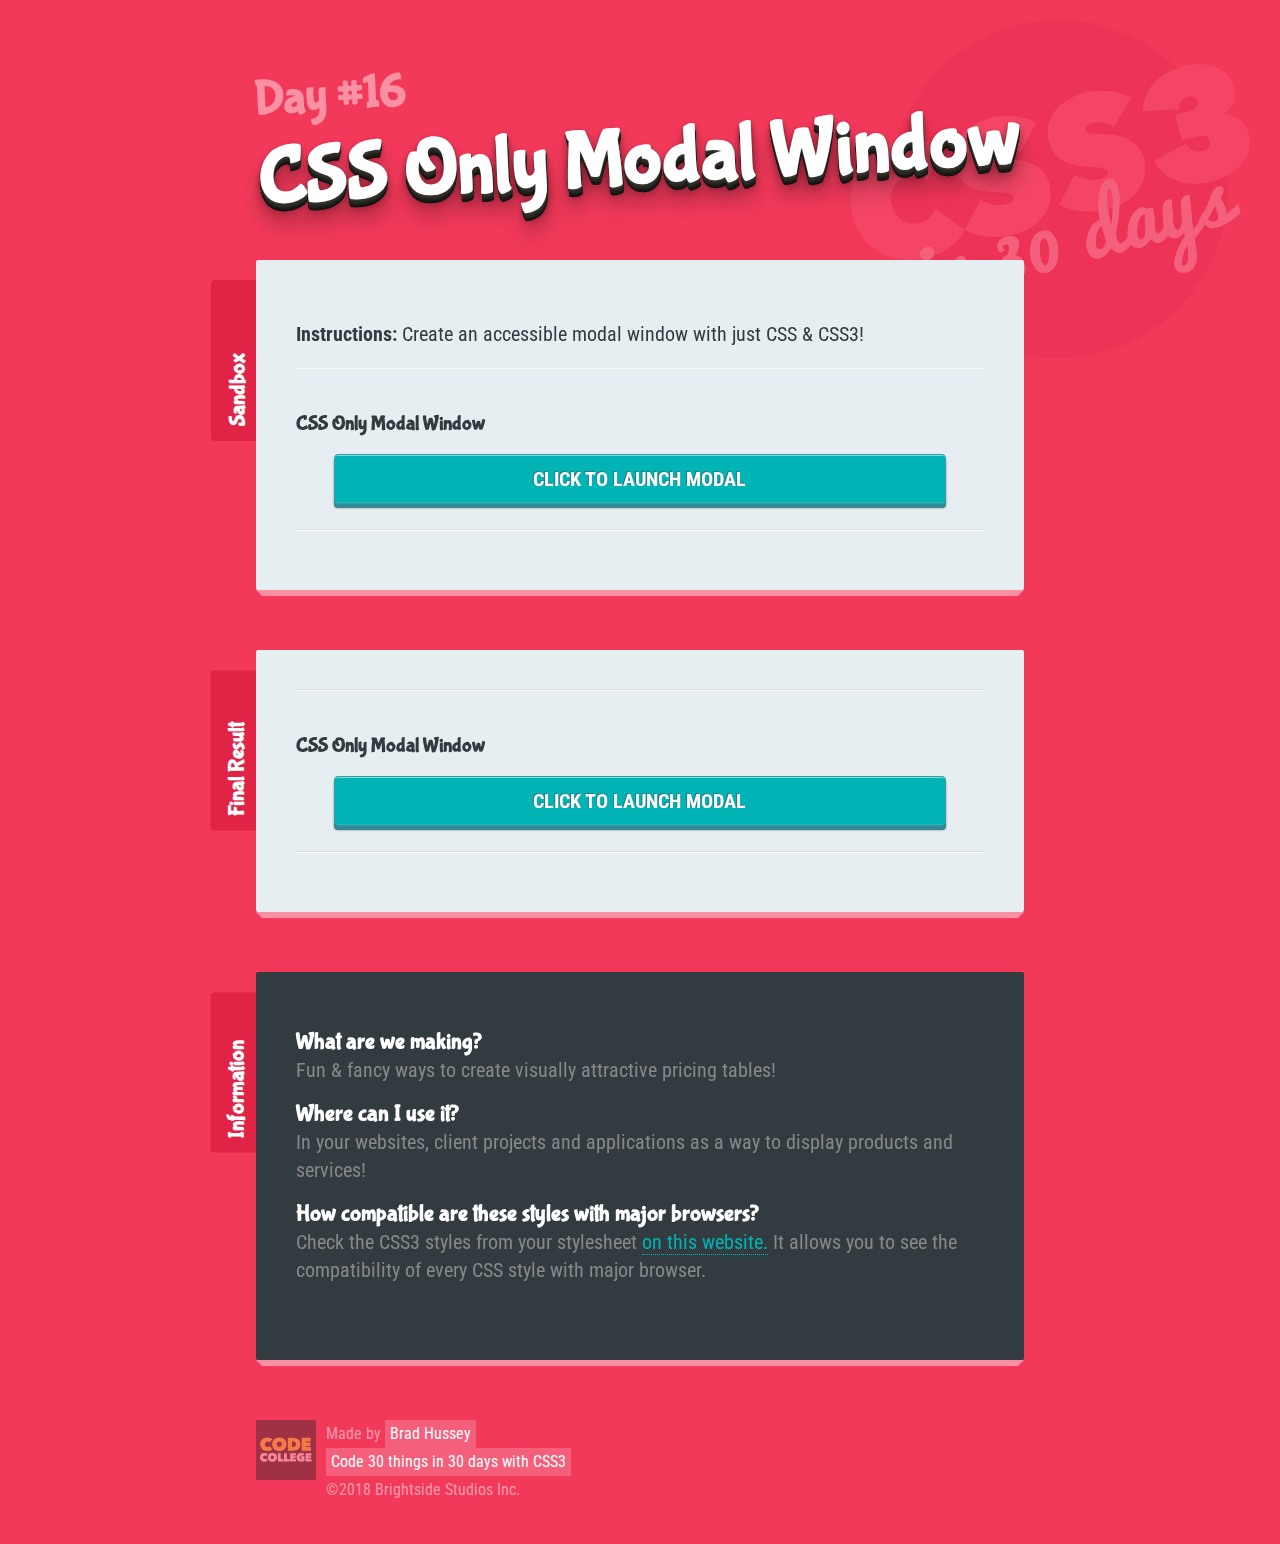
<file: 16 - Modal Window/index.html>
<!--
  Message from Brad:
  Thanks for watching CSS3 in 30 Days! You're awesome.
  Want more fun design & coding courses? Check out my website.

  https://codecollege.ca
  (it's free to start)
-->

<!DOCTYPE html>
<html>
  <head>
    <meta charset="utf-8">
    <title>CSS Only Modal Window | Code 30 Things in 30 Days with CSS3</title>

    <!-- NORMALIZE CSS -->
    <link rel="stylesheet" href="../_theme-styles/normalize.css">

    <!-- PROJECT THEME CSS -->
    <link rel="stylesheet" href="../_theme-styles/theme.css">

    <!-- FINAL PROJECT CSS (use for reference) -->
    <link rel="stylesheet" href="final.css">

    <!-- SANDBOX CSS (this is your file!) -->
    <link rel="stylesheet" href="sandbox.css">

<link href="https://fonts.googleapis.com/css?family=Bubblegum+Sans|Nova+Mono|Roboto+Condensed" rel="stylesheet">
  </head>
  <body>
    <h1><small>Day #16</small> CSS Only Modal Window</h1>



    <div class="sandbox">
      <h2>Sandbox <small>This is where you play</small></h2>
      <div class="content">

        <p><strong>Instructions:</strong> Create an accessible modal window with just CSS &amp; CSS3!</p>

        <section>

          <h4>CSS Only Modal Window</h4>


          <input type="checkbox" id="click" style="display:none"/>
          <label class="button" for="click">
            <a class="button-theme">Click to launch modal</a>
          </label>

          <div class="modal">
            <div class="modal__content">
            <h3>Heading Title</h3>
            <p>Lorem Ipsum is simply dummy text of the printing and typesetting industry. Lorem Ipsum has been the industry's standard dummy text ever since the 1500s, when an unknown printer took a galley of type and scrambled it to make a type specimen book. It has survived not only five centuries, but also the leap into electronic typesetting, remaining essentially unchanged. It was popularised in the 1960s with the release of Letraset sheets containing Lorem Ipsum passages, and more recently with desktop publishing software like Aldus PageMaker including versions of Lorem Ipsum.</p>
            <label for="click"  class="button">
              <a class="button-theme">Close</a>
            </label>
            </div>
          </div>
          <div class="overlay"></div>
        </section>

      </div>
    </div>

    <div class="final-result">
        <h2>Final Result <small>Use this for reference!</small></h2>
        <div class="content">

          <section>

            <h4>CSS Only Modal Window</h4>


            <input type="checkbox" id="final__click" style="display:none"/>
            <label class="final__button" for="final__click">
              <a class="button-theme">Click to launch modal</a>
            </label>

            <div class="final__modal">
              <div class="final__modal__content">
              <h3>Heading Title</h3>
              <p>Lorem Ipsum is simply dummy text of the printing and typesetting industry. Lorem Ipsum has been the industry's standard dummy text ever since the 1500s, when an unknown printer took a galley of type and scrambled it to make a type specimen book. It has survived not only five centuries, but also the leap into electronic typesetting, remaining essentially unchanged. It was popularised in the 1960s with the release of Letraset sheets containing Lorem Ipsum passages, and more recently with desktop publishing software like Aldus PageMaker including versions of Lorem Ipsum.</p>
              <label for="final__click"  class="final__button">
                <a class="button-theme">Close</a>
              </label>
              </div>
            </div>
            <div class="final__overlay"></div>

          </section>

        </div>
    </div>

    <div class="info">
      <h2>Information <small>About this lesson</small></h2>
      <h3>What are we making?</h3>
      <p>Fun &amp; fancy ways to create visually attractive pricing tables!</p>

      <h3>Where can I use it?</h3>
      <p>In your websites, client projects and applications as a way to display products and services!</p>

      <h3>How compatible are these styles with major browsers?</h3>
      <p>Check the CSS3 styles from your stylesheet <a href="http://caniuse.com/">on this website.</a> It allows you to see the compatibility of every CSS style with major browser.</p>
    </div>

    <footer>
      <div class="logo">
        <a href="http://codecollege.ca/" id="logo">

          <img src="../_theme-styles/img/bggray.svg" width="60px" id="logo_bg-gray">
          <img src="../_theme-styles/img/bgyellow.svg" width="60px" id="logo_bg-yellow">
          <img src="../_theme-styles/img/codecollegelogo.svg" width="60px" id="logo_codecollege">

          <!-- <img src="../_theme-styles/img/codecollegelogo.png" alt="Learn to Code at CodeCollege.ca" height="60px"> -->

        </a>
      </div>
      <div class="made-by">
        Made by <a href="http://bradhussey.ca/">Brad Hussey</a>
      </div>
      <div class="course">
        <a href="http://codecollege.ca/">Code 30 things in 30 days with CSS3</a>
      </div>
      <div class="copyright">
        &copy;2018 Brightside Studios Inc.
      </div>
    </footer>
  </body>
</html>
</file>
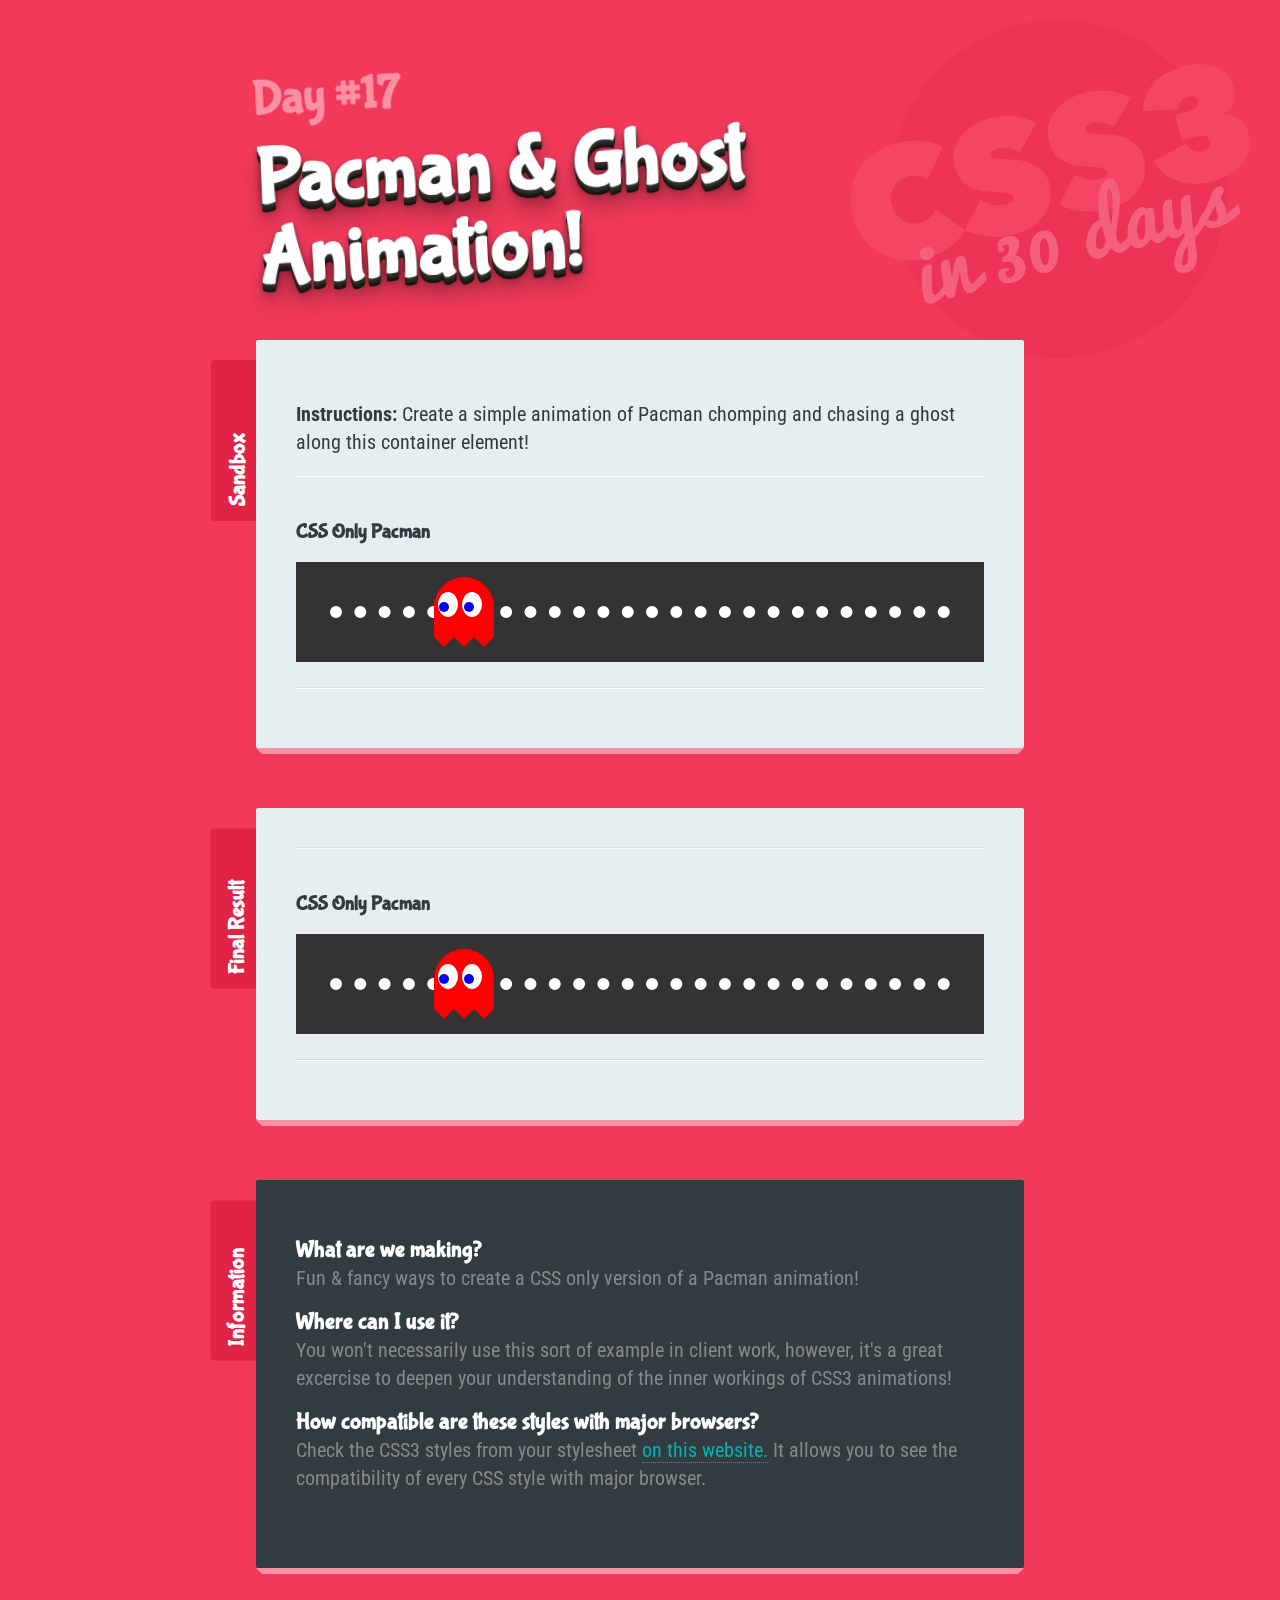
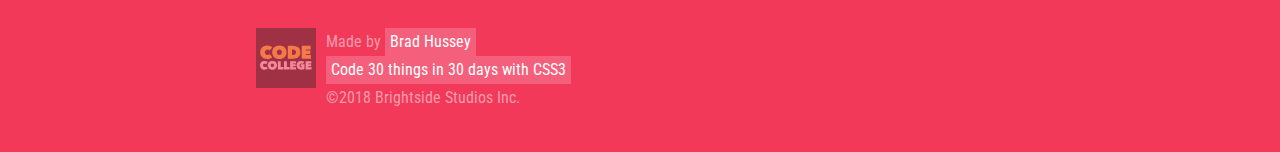
<file: 17 - Pacman/index.html>
<!DOCTYPE html>
<html>
  <head>
    <meta charset="utf-8" />
    <title>CSS Only Pacman | Code 30 Things in 30 Days with CSS3</title>

    <!-- NORMALIZE CSS -->
    <link rel="stylesheet" href="../_theme-styles/normalize.css" />

    <!-- PROJECT THEME CSS -->
    <link rel="stylesheet" href="../_theme-styles/theme.css" />

    <!-- FINAL PROJECT CSS (use for reference) -->
    <link rel="stylesheet" href="final.css" />

    <!-- SANDBOX CSS (this is your file!) -->
    <link rel="stylesheet" href="sandbox.css" />

    <link href="https://fonts.googleapis.com/css?family=Bubblegum+Sans|Nova+Mono|Roboto+Condensed" rel="stylesheet" />
  </head>
  <body>
    <h1><small>Day #17</small> Pacman & Ghost Animation!</h1>

    <div class="sandbox">
      <h2>Sandbox <small>This is where you play</small></h2>
      <div class="content">
        <p>
          <strong>Instructions:</strong> Create a simple animation of Pacman chomping and chasing a ghost along this
          container element!
        </p>

        <section>
          <h4>CSS Only Pacman</h4>

          <div class="path">
            <div class="pacman"></div>
            <div class="ghost">
              <div class="eyes"></div>
              <div class="skirt"></div>
            </div>
          </div>
        </section>
      </div>
    </div>

    <div class="final-result">
      <h2>Final Result <small>Use this for reference!</small></h2>
      <div class="content">
        <section>
          <h4>CSS Only Pacman</h4>

          <div class="final__path">
            <div class="final__pacman"></div>
            <div class="final__ghost">
              <div class="final__eyes"></div>
              <div class="final__skirt"></div>
            </div>
          </div>
        </section>
      </div>
    </div>

    <div class="info">
      <h2>Information <small>About this lesson</small></h2>
      <h3>What are we making?</h3>
      <p>Fun &amp; fancy ways to create a CSS only version of a Pacman animation!</p>

      <h3>Where can I use it?</h3>
      <p>
        You won't necessarily use this sort of example in client work, however, it's a great excercise to deepen your
        understanding of the inner workings of CSS3 animations!
      </p>

      <h3>How compatible are these styles with major browsers?</h3>
      <p>
        Check the CSS3 styles from your stylesheet <a href="http://caniuse.com/">on this website.</a> It allows you to
        see the compatibility of every CSS style with major browser.
      </p>
    </div>

    <footer>
      <div class="logo">
        <a href="http://codecollege.ca/" id="logo">
          <img src="../_theme-styles/img/bggray.svg" width="60px" id="logo_bg-gray" />
          <img src="../_theme-styles/img/bgyellow.svg" width="60px" id="logo_bg-yellow" />
          <img src="../_theme-styles/img/codecollegelogo.svg" width="60px" id="logo_codecollege" />

          <!--
            <img src="../_theme-styles/img/codecollegelogo.png" alt="Learn to Code at CodeCollege.ca" height="60px">
          -->
        </a>
      </div>
      <div class="made-by">Made by <a href="http://bradhussey.ca/">Brad Hussey</a></div>
      <div class="course"><a href="http://codecollege.ca/">Code 30 things in 30 days with CSS3</a></div>
      <div class="copyright">&copy;2018 Brightside Studios Inc.</div>
    </footer>
  </body>
</html>
</file>
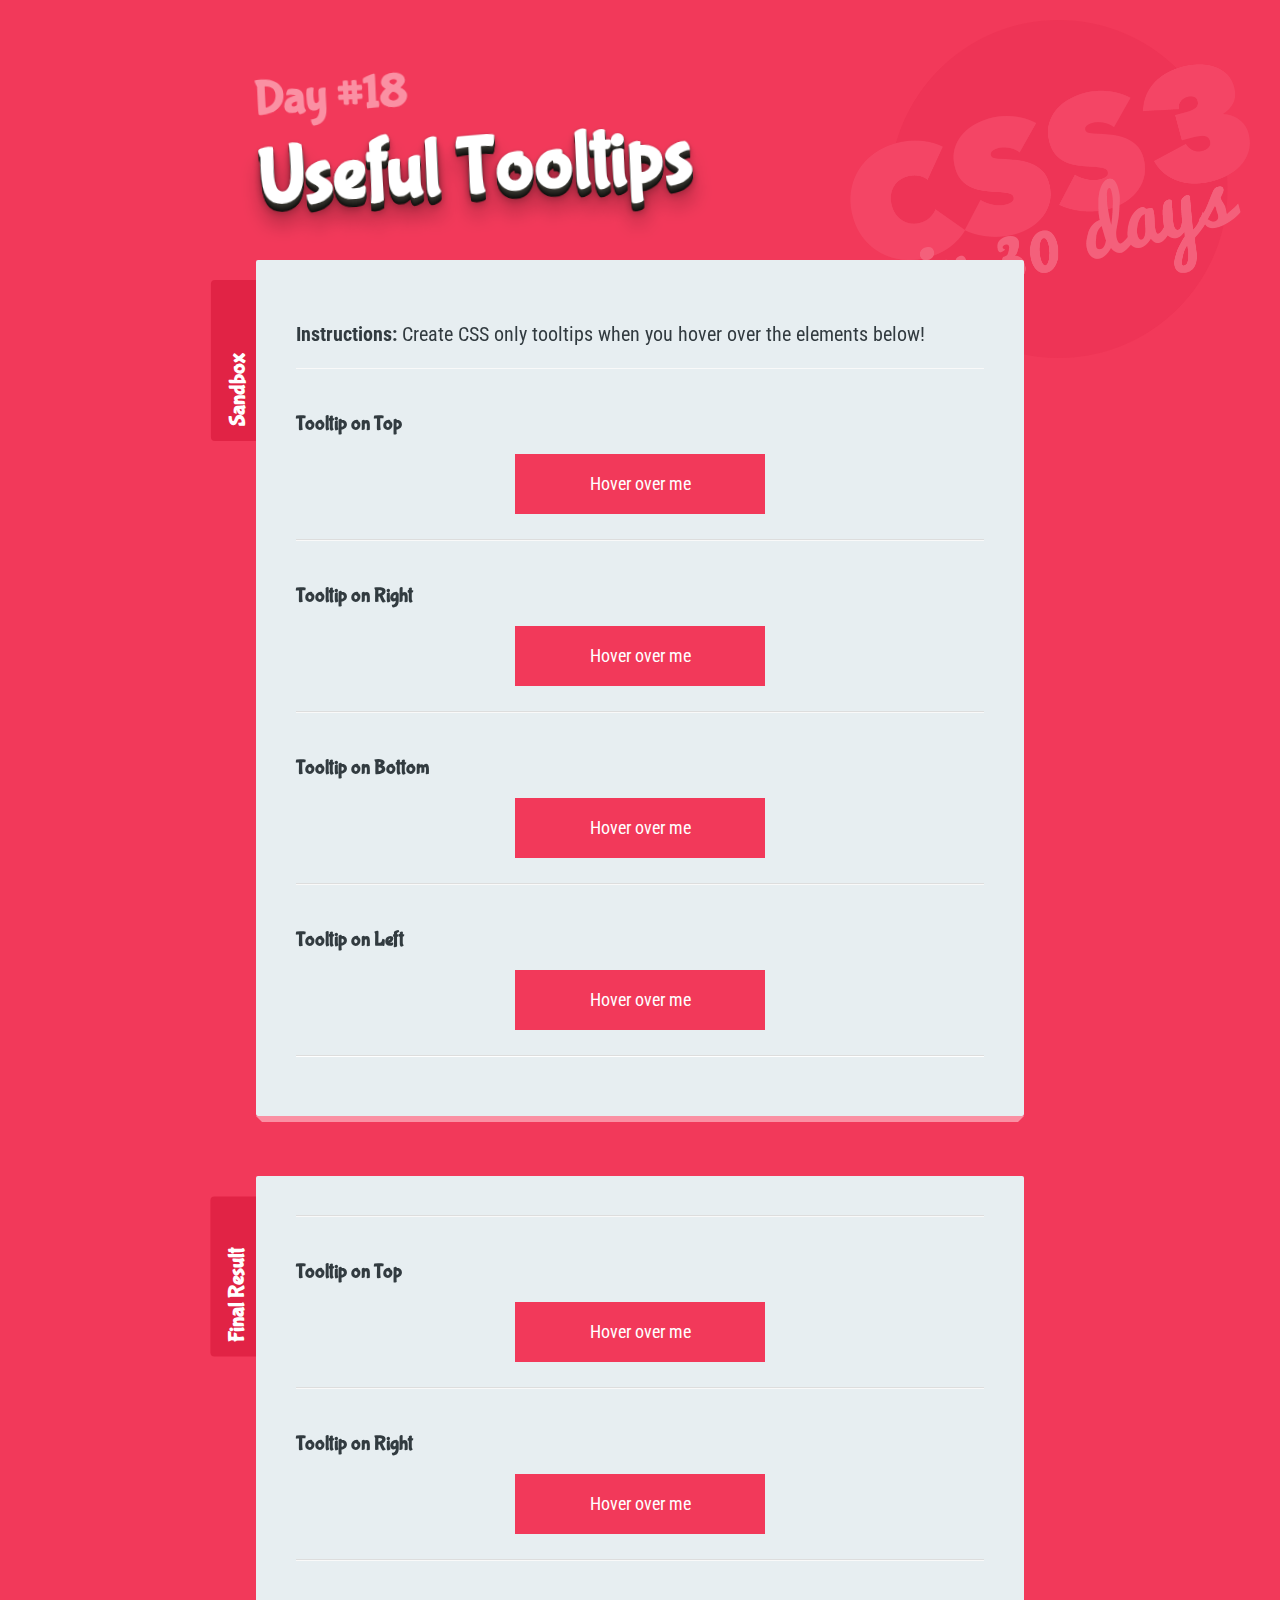
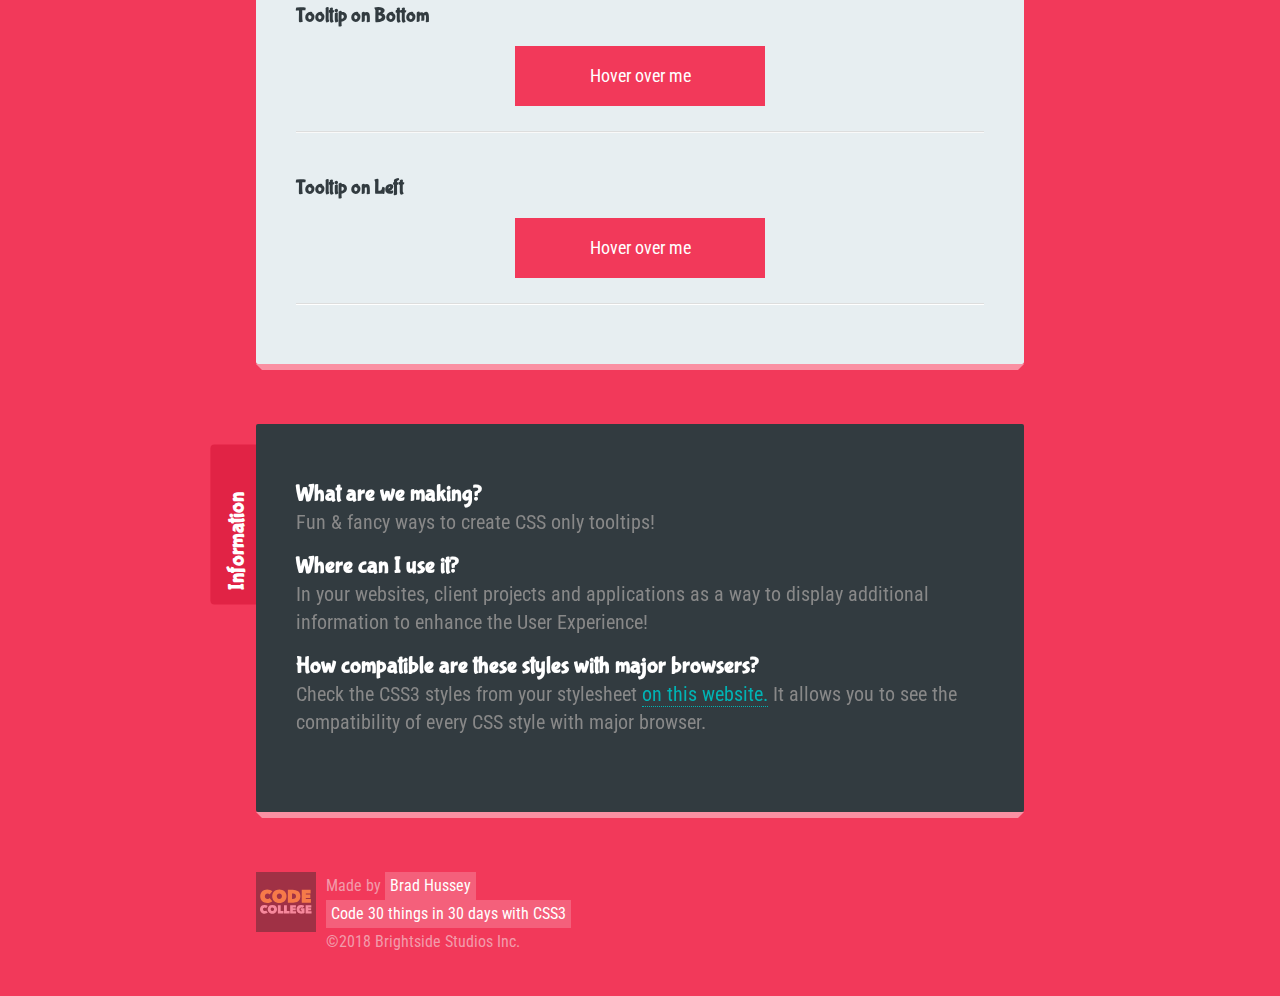
<file: 18 - Tooltips/index.html>
<!--
  Message from Brad:
  Thanks for watching CSS3 in 30 Days! You're awesome.
  Want more fun design & coding courses? Check out my website.

  https://codecollege.ca
  (it's free to start)
-->

<!DOCTYPE html>
<html>
  <head>
    <meta charset="utf-8">
    <title>Useful Tooltips | Code 30 Things in 30 Days with CSS3</title>

    <!-- NORMALIZE CSS -->
    <link rel="stylesheet" href="../_theme-styles/normalize.css">

    <!-- PROJECT THEME CSS -->
    <link rel="stylesheet" href="../_theme-styles/theme.css">

    <!-- FINAL PROJECT CSS (use for reference) -->
    <link rel="stylesheet" href="final.css">

    <!-- SANDBOX CSS (this is your file!) -->
    <link rel="stylesheet" href="sandbox.css">

<link href="https://fonts.googleapis.com/css?family=Bubblegum+Sans|Nova+Mono|Roboto+Condensed" rel="stylesheet">
  </head>
  <body>
    <h1><small>Day #18</small> Useful Tooltips</h1>



    <div class="sandbox">
      <h2>Sandbox <small>This is where you play</small></h2>
      <div class="content">

        <p><strong>Instructions:</strong> Create CSS only tooltips when you hover over the elements below!</p>

        <section>

          <h4>Tooltip on Top</h4>

          <div class="tooltip top" title="Tooltip on top!">
            Hover over me
          </div>

        </section>

        <section>

          <h4>Tooltip on Right</h4>

          <div class="tooltip right" title="Tooltip on right!">
            Hover over me
          </div>

        </section>

        <section>

          <h4>Tooltip on Bottom</h4>

          <div class="tooltip bottom" title="Tooltip on bottom!">
            Hover over me
          </div>

        </section>

        <section>

          <h4>Tooltip on Left</h4>

          <div class="tooltip left" title="Tooltip on left!">
            Hover over me
          </div>

        </section>

      </div>
    </div>

    <div class="final-result">
        <h2>Final Result <small>Use this for reference!</small></h2>
        <div class="content">

          <section>

            <h4>Tooltip on Top</h4>

            <div class="final__tooltip top" title="Tooltip on top!">
              Hover over me
            </div>

          </section>

          <section>

            <h4>Tooltip on Right</h4>

            <div class="final__tooltip right" title="Tooltip on right!">
              Hover over me
            </div>

          </section>

          <section>

            <h4>Tooltip on Bottom</h4>

            <div class="final__tooltip bottom" title="Tooltip on bottom!">
              Hover over me
            </div>

          </section>

          <section>

            <h4>Tooltip on Left</h4>

            <div class="final__tooltip left" title="Tooltip on left!">
              Hover over me
            </div>

          </section>

        </div>
    </div>

    <div class="info">
      <h2>Information <small>About this lesson</small></h2>
      <h3>What are we making?</h3>
      <p>Fun &amp; fancy ways to create CSS only tooltips!</p>

      <h3>Where can I use it?</h3>
      <p>In your websites, client projects and applications as a way to display additional information to enhance the User Experience!</p>

      <h3>How compatible are these styles with major browsers?</h3>
      <p>Check the CSS3 styles from your stylesheet <a href="http://caniuse.com/">on this website.</a> It allows you to see the compatibility of every CSS style with major browser.</p>

    </div>

    <footer>
      <div class="logo">
        <a href="http://codecollege.ca/" id="logo">

          <img src="../_theme-styles/img/bggray.svg" width="60px" id="logo_bg-gray">
          <img src="../_theme-styles/img/bgyellow.svg" width="60px" id="logo_bg-yellow">
          <img src="../_theme-styles/img/codecollegelogo.svg" width="60px" id="logo_codecollege">

          <!-- <img src="../_theme-styles/img/codecollegelogo.png" alt="Learn to Code at CodeCollege.ca" height="60px"> -->

        </a>
      </div>
      <div class="made-by">
        Made by <a href="http://bradhussey.ca/">Brad Hussey</a>
      </div>
      <div class="course">
        <a href="http://codecollege.ca/">Code 30 things in 30 days with CSS3</a>
      </div>
      <div class="copyright">
        &copy;2018 Brightside Studios Inc.
      </div>
    </footer>
  </body>
</html>
</file>
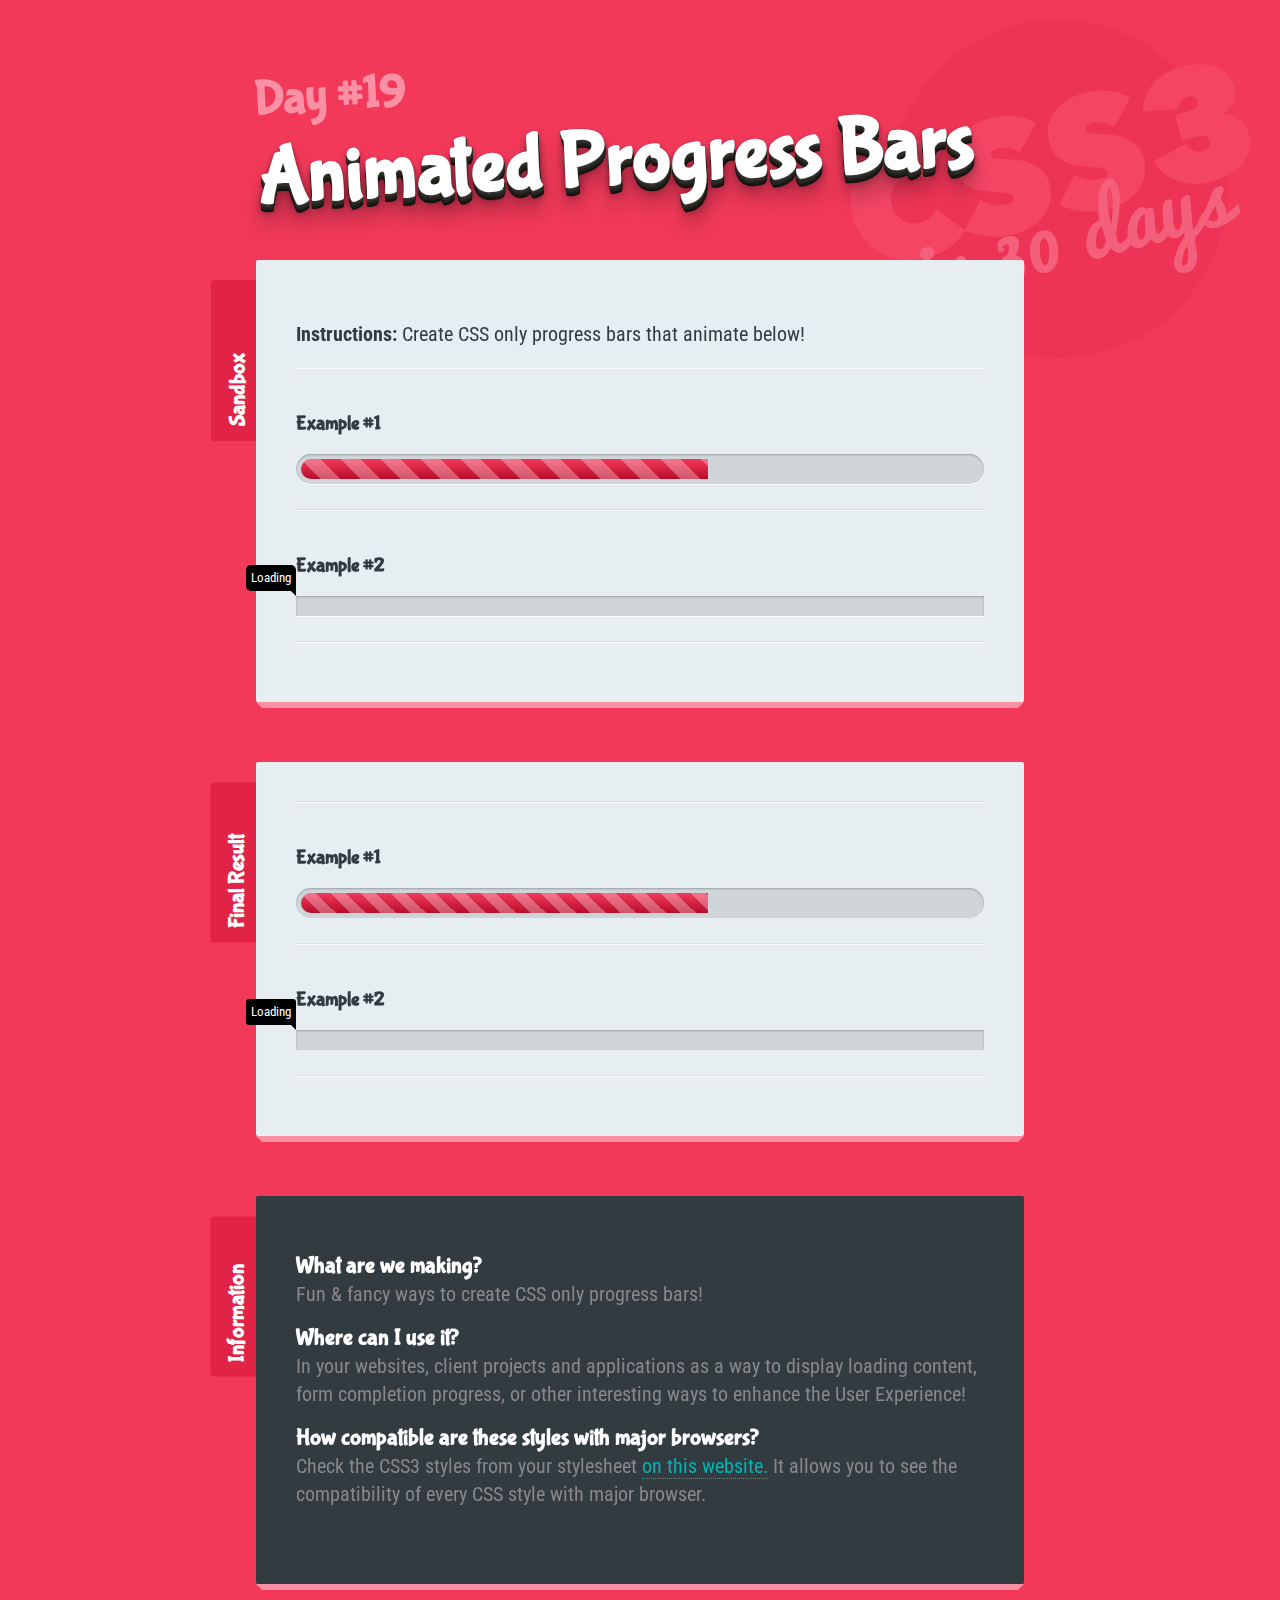
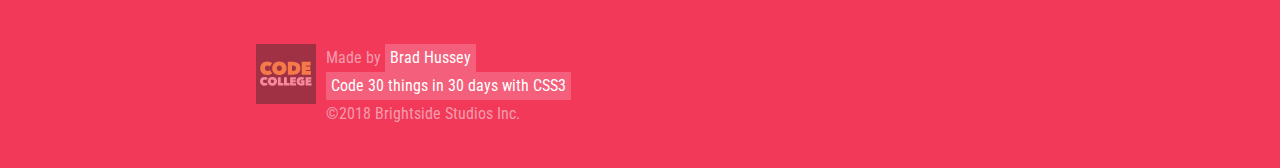
<file: 19 - Animated Progress Bars/index.html>
<!--
  Message from Brad:
  Thanks for watching CSS3 in 30 Days! You're awesome.
  Want more fun design & coding courses? Check out my website.

  https://codecollege.ca
  (it's free to start)
-->

<!DOCTYPE html>
<html>
  <head>
    <meta charset="utf-8">
    <title>Animated Progress Bars | Code 30 Things in 30 Days with CSS3</title>

    <!-- NORMALIZE CSS -->
    <link rel="stylesheet" href="../_theme-styles/normalize.css">

    <!-- PROJECT THEME CSS -->
    <link rel="stylesheet" href="../_theme-styles/theme.css">

    <!-- FINAL PROJECT CSS (use for reference) -->
    <link rel="stylesheet" href="final.css">

    <!-- SANDBOX CSS (this is your file!) -->
    <link rel="stylesheet" href="sandbox.css">

<link href="https://fonts.googleapis.com/css?family=Bubblegum+Sans|Nova+Mono|Roboto+Condensed" rel="stylesheet">
  </head>
  <body>
    <h1><small>Day #19</small> Animated Progress Bars</h1>



    <div class="sandbox">
      <h2>Sandbox <small>This is where you play</small></h2>
      <div class="content">

        <p><strong>Instructions:</strong> Create CSS only progress bars that animate below!</p>

        <section>

          <h4>Example #1</h4>

          <div class="animation-bar-1">
            <span style="width:60%"></span>
          </div>

        </section>

        <section>

          <h4>Example #2</h4>

          <div class="animation-bar-2">
            <span data-label="Loading"></span>
          </div>

        </section>

      </div>
    </div>

    <div class="final-result">
        <h2>Final Result <small>Use this for reference!</small></h2>
        <div class="content">

          <section>

            <h4>Example #1</h4>

            <div class="final__animation-bar-1">
              <span style="width:60%"></span>
            </div>

          </section>

          <section>

            <h4>Example #2</h4>

            <div class="final__animation-bar-2">
              <span data-label="Loading"></span>
            </div>

          </section>

        </div>
    </div>

    <div class="info">
      <h2>Information <small>About this lesson</small></h2>
      <h3>What are we making?</h3>
      <p>Fun &amp; fancy ways to create CSS only progress bars!</p>

      <h3>Where can I use it?</h3>
      <p>In your websites, client projects and applications as a way to display loading content, form completion progress, or other interesting ways to enhance the User Experience!</p>

      <h3>How compatible are these styles with major browsers?</h3>
      <p>Check the CSS3 styles from your stylesheet <a href="http://caniuse.com/">on this website.</a> It allows you to see the compatibility of every CSS style with major browser.</p>

    </div>

    <footer>
      <div class="logo">
        <a href="http://codecollege.ca/" id="logo">

          <img src="../_theme-styles/img/bggray.svg" width="60px" id="logo_bg-gray">
          <img src="../_theme-styles/img/bgyellow.svg" width="60px" id="logo_bg-yellow">
          <img src="../_theme-styles/img/codecollegelogo.svg" width="60px" id="logo_codecollege">

          <!-- <img src="../_theme-styles/img/codecollegelogo.png" alt="Learn to Code at CodeCollege.ca" height="60px"> -->

        </a>
      </div>
      <div class="made-by">
        Made by <a href="http://bradhussey.ca/">Brad Hussey</a>
      </div>
      <div class="course">
        <a href="http://codecollege.ca/">Code 30 things in 30 days with CSS3</a>
      </div>
      <div class="copyright">
        &copy;2018 Brightside Studios Inc.
      </div>
    </footer>
  </body>
</html>
</file>
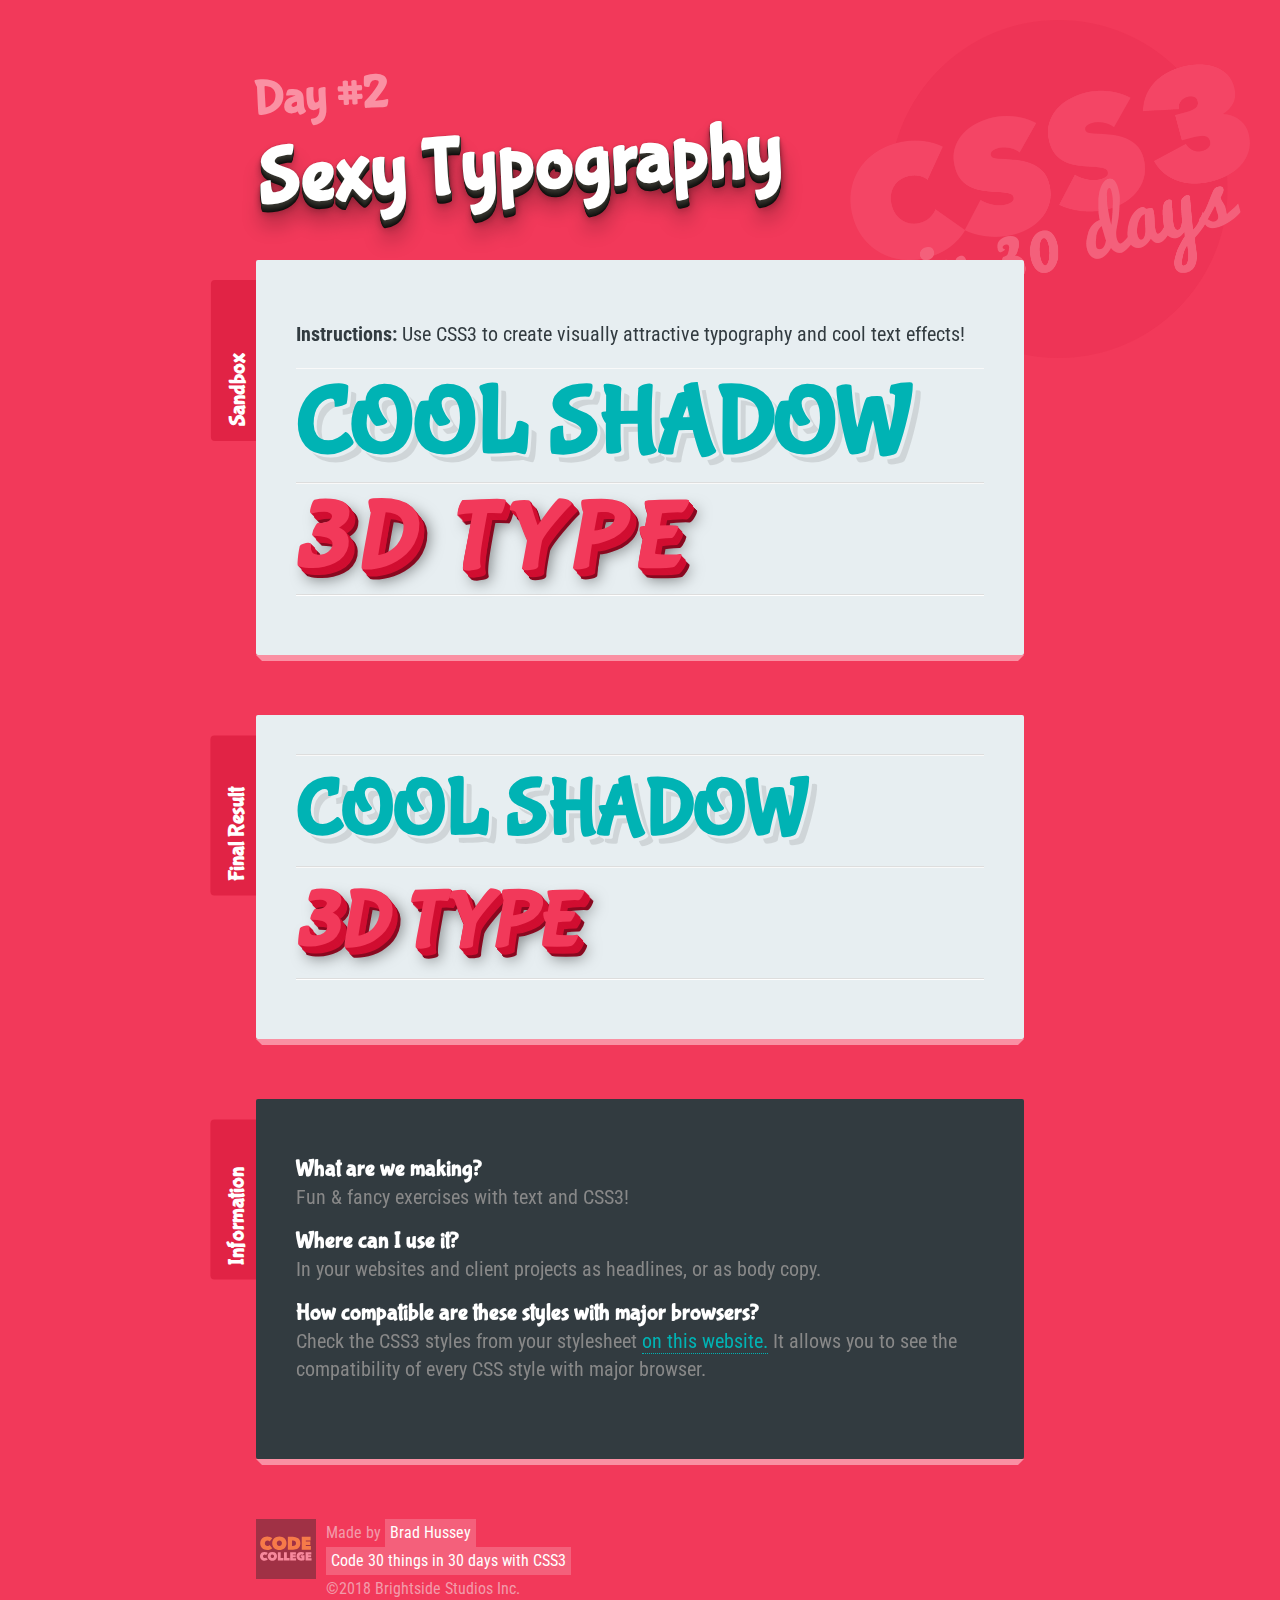
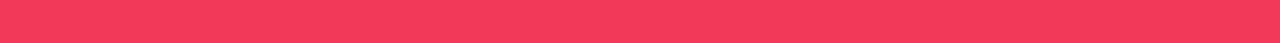
<file: 2 - Sexy Typography/index.html>
<!DOCTYPE html>
<html>
  <head>
    <meta charset="utf-8">
    <title>Sexy Typography | Code 30 Things in 30 Days with CSS3</title>

    <!-- NORMALIZE CSS -->
    <link rel="stylesheet" href="../_theme-styles/normalize.css">

    <!-- PROJECT THEME CSS -->
    <link rel="stylesheet" href="../_theme-styles/theme.css">

    <!-- FINAL PROJECT CSS (use for reference) -->
    <link rel="stylesheet" href="final.css">

    <!-- SANDBOX CSS (this is your file!) -->
    <link rel="stylesheet" href="sandbox.css">

<link href="https://fonts.googleapis.com/css?family=Bubblegum+Sans|Nova+Mono|Roboto+Condensed" rel="stylesheet">
  </head>
  <body>
    <h1><small>Day #2</small> Sexy Typography</h1>



    <div class="sandbox">
      <h2>Sandbox <small>This is where you play</small></h2>
      <div class="content">

        <p><strong>Instructions:</strong> Use CSS3 to create visually attractive typography and cool text effects!</p>

        <section>

          <h4 class="shadow-typo">Cool Shadow</h4>

        </section>

        <section>

          <h4 class="threedee-typo">3D Type</h4>

        </section>

      </div>
    </div>

    <div class="final-result">
        <h2>Final Result <small>Use this for reference!</small></h2>
        <div class="content">

          <section>

            <h4 class="final__shadow-typo">Cool Shadow</h4>

          </section>

          <section>

            <h4 class="final__threedee-typo">3D Type</h4>

          </section>

        </div>
    </div>

    <div class="info">
      <h2>Information <small>About this lesson</small></h2>
      <h3>What are we making?</h3>
      <p>Fun &amp; fancy exercises with text and CSS3!</p>

      <h3>Where can I use it?</h3>
      <p>In your websites and client projects as headlines, or as body copy.</p>

      <h3>How compatible are these styles with major browsers?</h3>
      <p>Check the CSS3 styles from your stylesheet <a href="http://caniuse.com/">on this website.</a> It allows you to see the compatibility of every CSS style with major browser.</p>
    </div>

    <footer>
      <div class="logo">
        <a href="http://codecollege.ca/" id="logo">

          <img src="../_theme-styles/img/bggray.svg" width="60px" id="logo_bg-gray">
          <img src="../_theme-styles/img/bgyellow.svg" width="60px" id="logo_bg-yellow">
          <img src="../_theme-styles/img/codecollegelogo.svg" width="60px" id="logo_codecollege">

          <!-- <img src="../_theme-styles/img/codecollegelogo.png" alt="Learn to Code at CodeCollege.ca" height="60px"> -->

        </a>
      </div>
      <div class="made-by">
        Made by <a href="http://bradhussey.ca/">Brad Hussey</a>
      </div>
      <div class="course">
        <a href="http://codecollege.ca/">Code 30 things in 30 days with CSS3</a>
      </div>
      <div class="copyright">
        &copy;2018 Brightside Studios Inc.
      </div>
    </footer>
  </body>
</html>
</file>
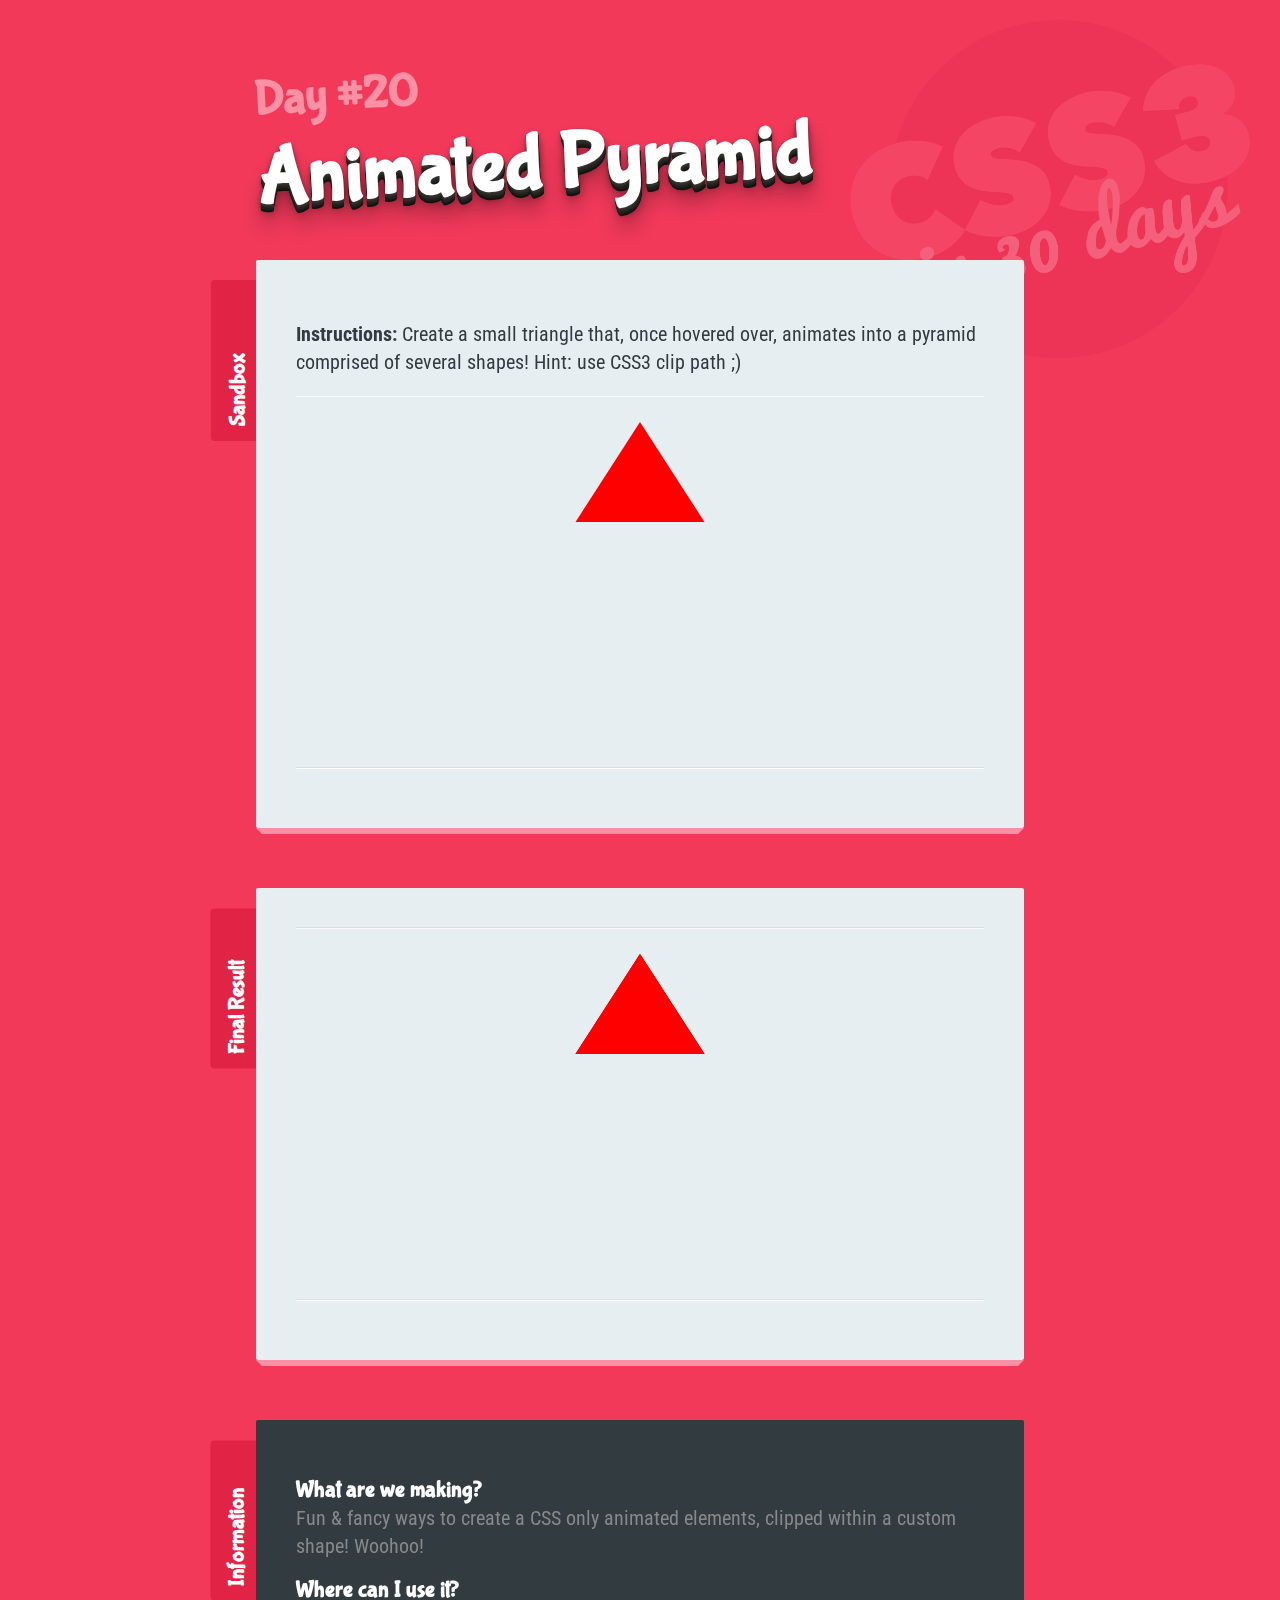
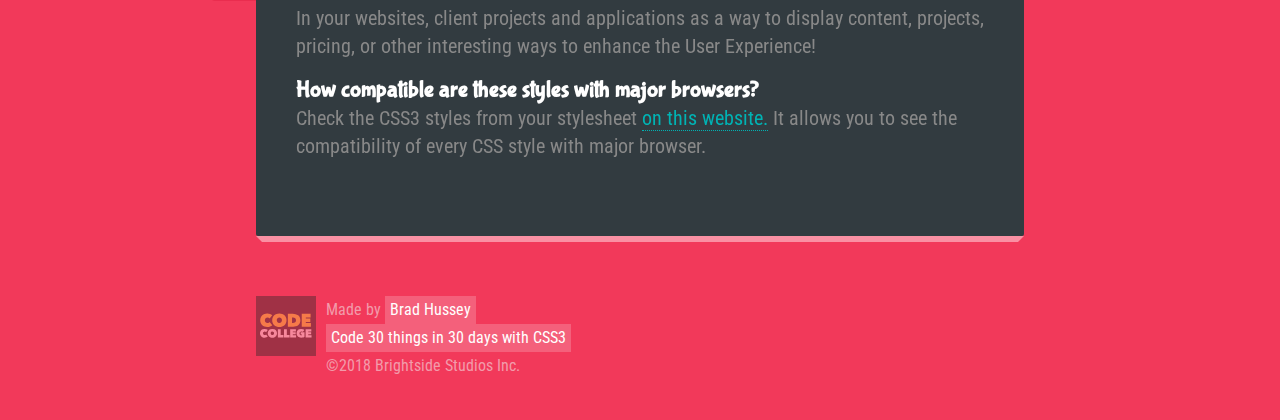
<file: 20 - Animated Pyramid/index.html>
<!--
  Message from Brad:
  Thanks for watching CSS3 in 30 Days! You're awesome.
  Want more fun design & coding courses? Check out my website.

  https://codecollege.ca
  (it's free to start)
-->

<!DOCTYPE html>
<html>
  <head>
    <meta charset="utf-8">
    <title>Animated Pyramid | Code 30 Things in 30 Days with CSS3</title>

    <!-- NORMALIZE CSS -->
    <link rel="stylesheet" href="../_theme-styles/normalize.css">

    <!-- PROJECT THEME CSS -->
    <link rel="stylesheet" href="../_theme-styles/theme.css">

    <!-- FINAL PROJECT CSS (use for reference) -->
    <link rel="stylesheet" href="final.css">

    <!-- SANDBOX CSS (this is your file!) -->
    <link rel="stylesheet" href="sandbox.css">

<link href="https://fonts.googleapis.com/css?family=Bubblegum+Sans|Nova+Mono|Roboto+Condensed" rel="stylesheet">
  </head>
  <body>
    <h1><small>Day #20</small> Animated Pyramid</h1>



    <div class="sandbox">
      <h2>Sandbox <small>This is where you play</small></h2>
      <div class="content">

        <p><strong>Instructions:</strong> Create a small triangle that, once hovered over, animates into a pyramid comprised of several shapes! Hint: use CSS3 clip path ;)</p>

        <section>

          <div class="triangle">

            <div class="top">top</div>

            <div class="mid">mid</div>

            <div class="bottom">bottom</div>

          </div>

        </section>

      </div>
    </div>

    <div class="final-result">
        <h2>Final Result <small>Use this for reference!</small></h2>
        <div class="content">

          <section>

            <div class="final__triangle">

              <div class="top">top</div>

              <div class="mid">mid</div>

              <div class="bottom">bottom</div>

            </div>

          </section>

        </div>
    </div>

    <div class="info">
      <h2>Information <small>About this lesson</small></h2>
      <h3>What are we making?</h3>
      <p>Fun &amp; fancy ways to create a CSS only animated elements, clipped within a custom shape! Woohoo!</p>

      <h3>Where can I use it?</h3>
      <p>In your websites, client projects and applications as a way to display content, projects, pricing, or other interesting ways to enhance the User Experience!</p>

      <h3>How compatible are these styles with major browsers?</h3>
      <p>Check the CSS3 styles from your stylesheet <a href="http://caniuse.com/">on this website.</a> It allows you to see the compatibility of every CSS style with major browser.</p>

    </div>

    <footer>
      <div class="logo">
        <a href="http://codecollege.ca/" id="logo">

          <img src="../_theme-styles/img/bggray.svg" width="60px" id="logo_bg-gray">
          <img src="../_theme-styles/img/bgyellow.svg" width="60px" id="logo_bg-yellow">
          <img src="../_theme-styles/img/codecollegelogo.svg" width="60px" id="logo_codecollege">

          <!-- <img src="../_theme-styles/img/codecollegelogo.png" alt="Learn to Code at CodeCollege.ca" height="60px"> -->

        </a>
      </div>
      <div class="made-by">
        Made by <a href="http://bradhussey.ca/">Brad Hussey</a>
      </div>
      <div class="course">
        <a href="http://codecollege.ca/">Code 30 things in 30 days with CSS3</a>
      </div>
      <div class="copyright">
        &copy;2018 Brightside Studios Inc.
      </div>
    </footer>
  </body>
</html>
</file>
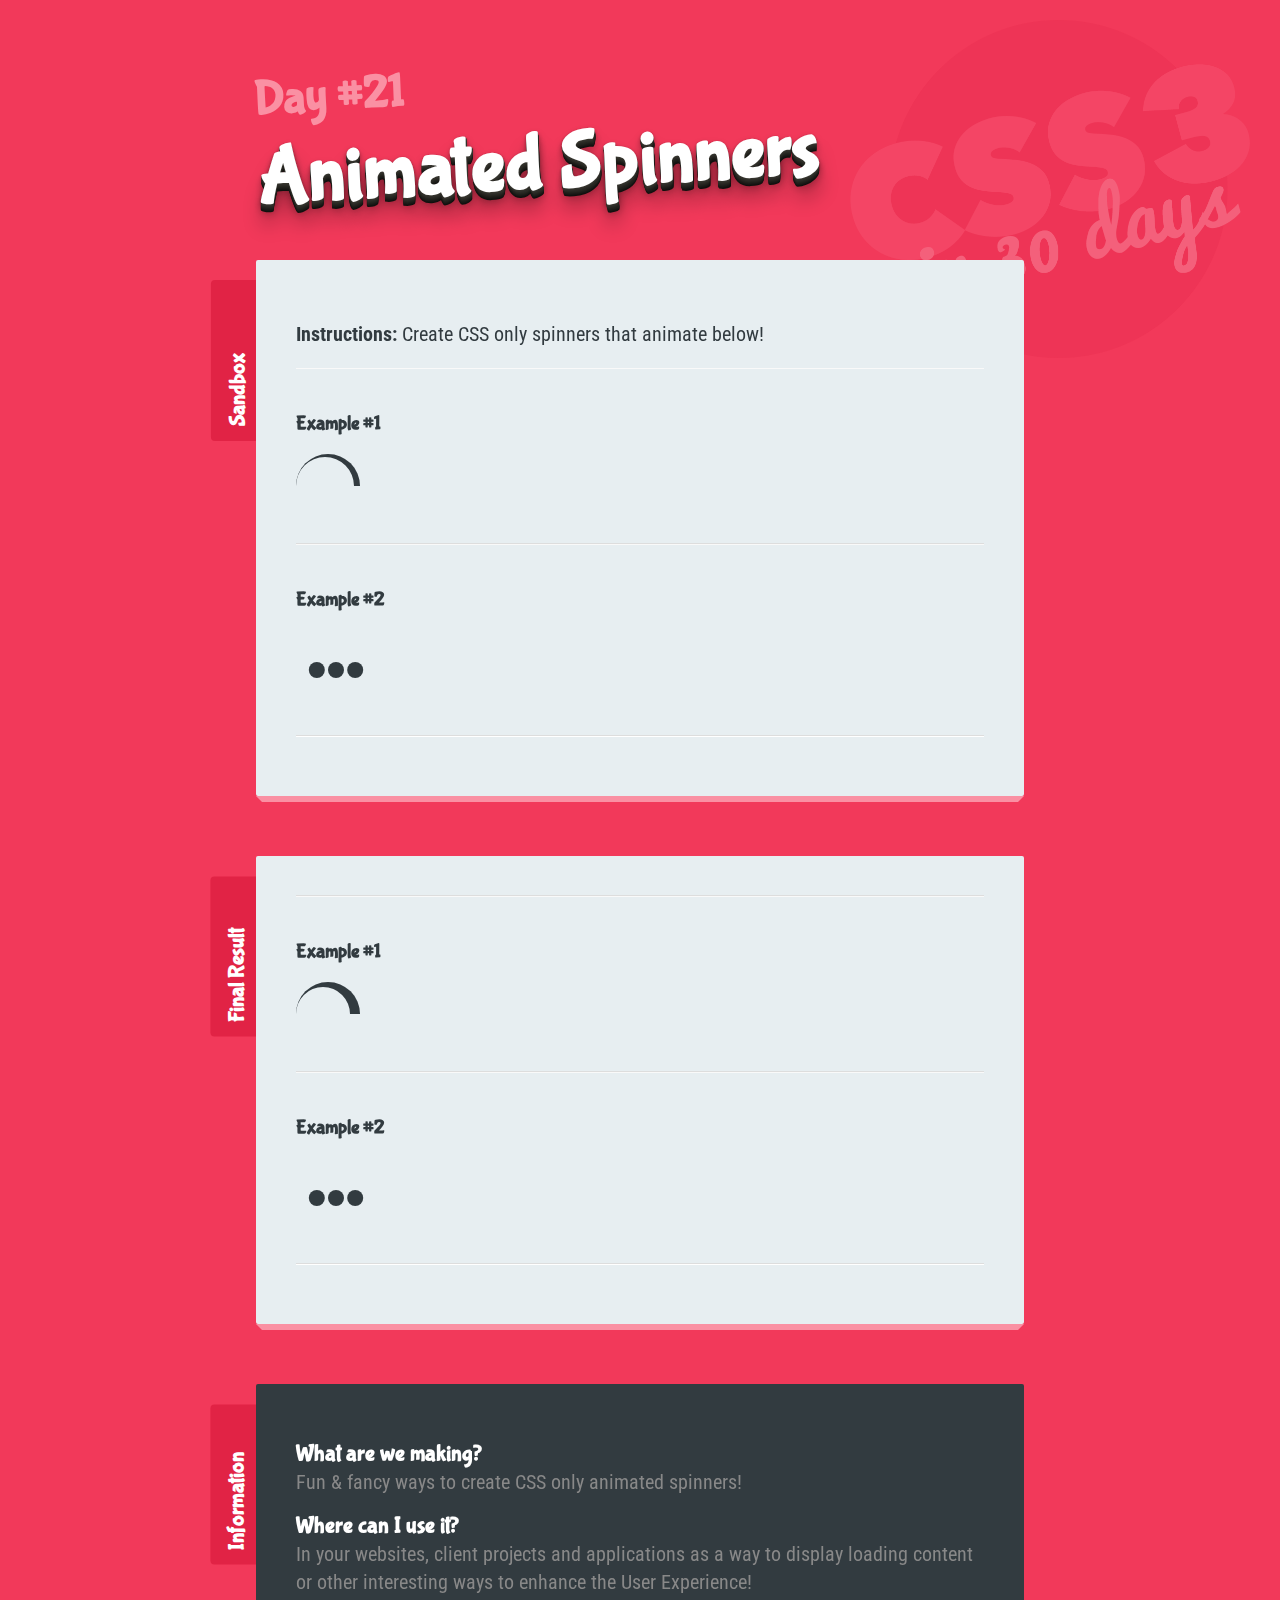
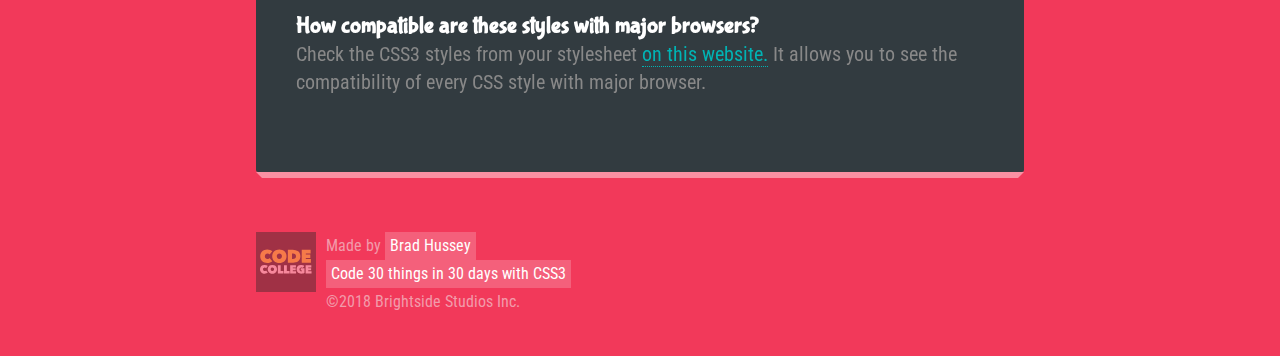
<file: 21 - Spinners/index.html>
<!--
  Message from Brad:
  Thanks for watching CSS3 in 30 Days! You're awesome.
  Want more fun design & coding courses? Check out my website.

  https://codecollege.ca
  (it's free to start)
-->

<!DOCTYPE html>
<html>
  <head>
    <meta charset="utf-8">
    <title>Animated Spinners | Code 30 Things in 30 Days with CSS3</title>

    <!-- NORMALIZE CSS -->
    <link rel="stylesheet" href="../_theme-styles/normalize.css">

    <!-- PROJECT THEME CSS -->
    <link rel="stylesheet" href="../_theme-styles/theme.css">

    <!-- FINAL PROJECT CSS (use for reference) -->
    <link rel="stylesheet" href="final.css">

    <!-- SANDBOX CSS (this is your file!) -->
    <link rel="stylesheet" href="sandbox.css">

<link href="https://fonts.googleapis.com/css?family=Bubblegum+Sans|Nova+Mono|Roboto+Condensed" rel="stylesheet">
  </head>
  <body>
    <h1><small>Day #21</small> Animated Spinners</h1>



    <div class="sandbox">
      <h2>Sandbox <small>This is where you play</small></h2>
      <div class="content">

        <p><strong>Instructions:</strong> Create CSS only spinners that animate below!</p>

        <section>

          <h4>Example #1</h4>

          <div class="spinner-1"></div>

        </section>

        <section>

          <h4>Example #2</h4>

          <div class="spinner-2"></div>

        </section>

      </div>
    </div>

    <div class="final-result">
        <h2>Final Result <small>Use this for reference!</small></h2>
        <div class="content">

          <section>

            <h4>Example #1</h4>

            <div class="final__spinner-1"></div>

          </section>

          <section>

            <h4>Example #2</h4>

            <div class="final__spinner-2"></div>

          </section>

        </div>
    </div>

    <div class="info">
      <h2>Information <small>About this lesson</small></h2>
      <h3>What are we making?</h3>
      <p>Fun &amp; fancy ways to create CSS only animated spinners!</p>

      <h3>Where can I use it?</h3>
      <p>In your websites, client projects and applications as a way to display loading content or other interesting ways to enhance the User Experience!</p>

      <h3>How compatible are these styles with major browsers?</h3>
      <p>Check the CSS3 styles from your stylesheet <a href="http://caniuse.com/">on this website.</a> It allows you to see the compatibility of every CSS style with major browser.</p>

    </div>

    <footer>
      <div class="logo">
        <a href="http://codecollege.ca/" id="logo">

          <img src="../_theme-styles/img/bggray.svg" width="60px" id="logo_bg-gray">
          <img src="../_theme-styles/img/bgyellow.svg" width="60px" id="logo_bg-yellow">
          <img src="../_theme-styles/img/codecollegelogo.svg" width="60px" id="logo_codecollege">

          <!-- <img src="../_theme-styles/img/codecollegelogo.png" alt="Learn to Code at CodeCollege.ca" height="60px"> -->

        </a>
      </div>
      <div class="made-by">
        Made by <a href="http://bradhussey.ca/">Brad Hussey</a>
      </div>
      <div class="course">
        <a href="http://codecollege.ca/">Code 30 things in 30 days with CSS3</a>
      </div>
      <div class="copyright">
        &copy;2018 Brightside Studios Inc.
      </div>
    </footer>
  </body>
</html>
</file>
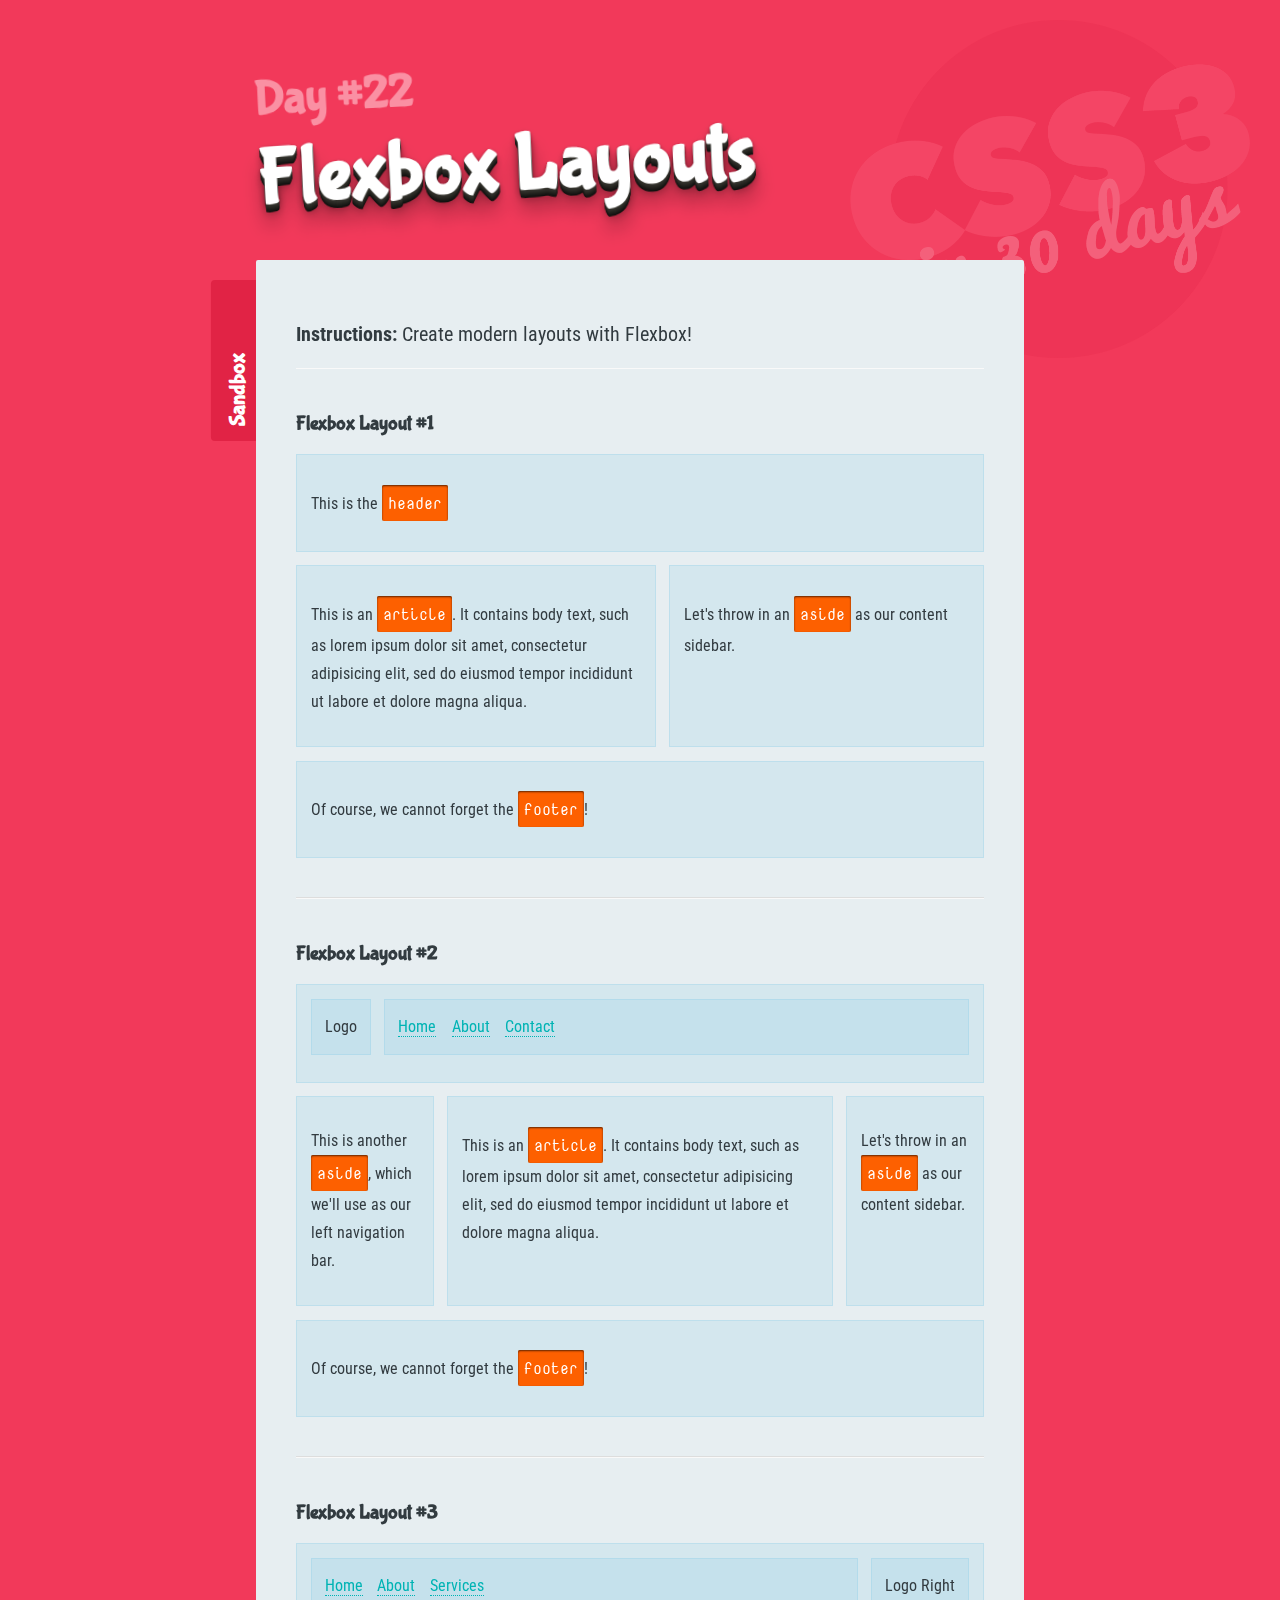
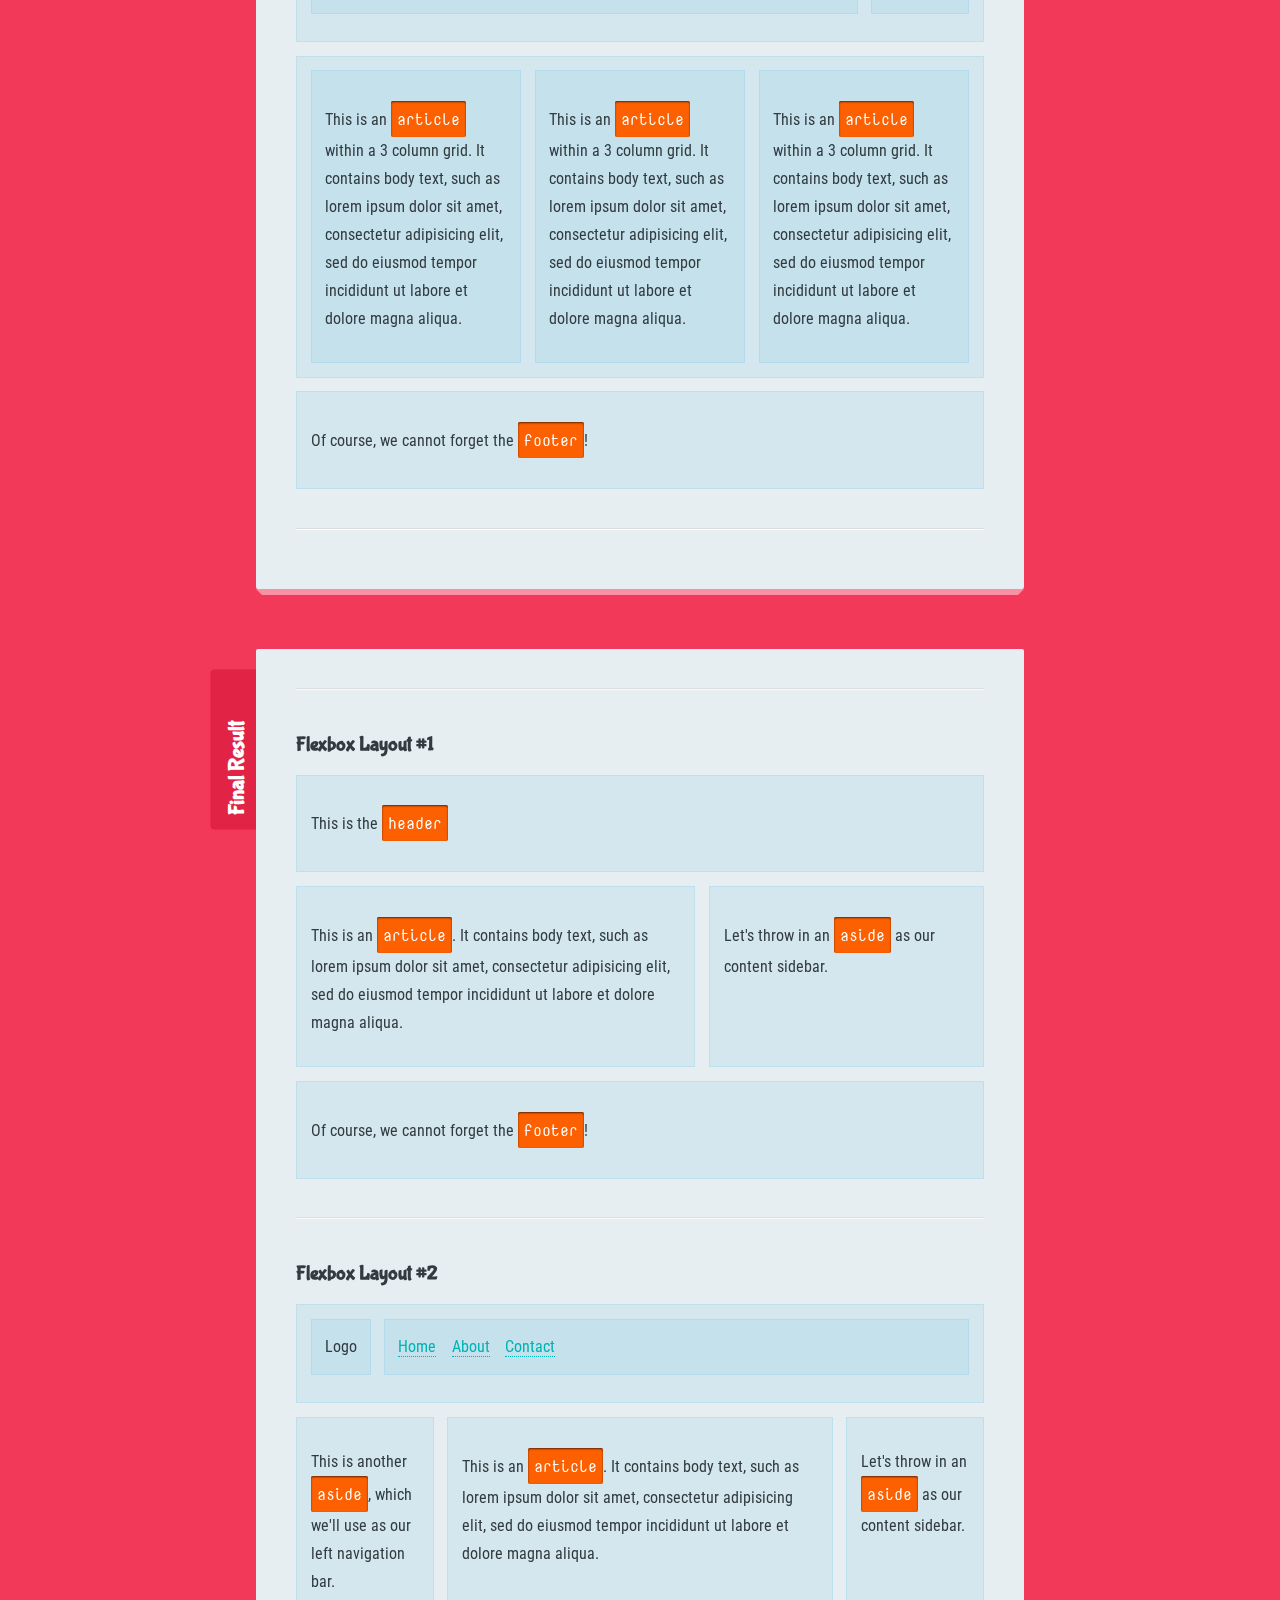
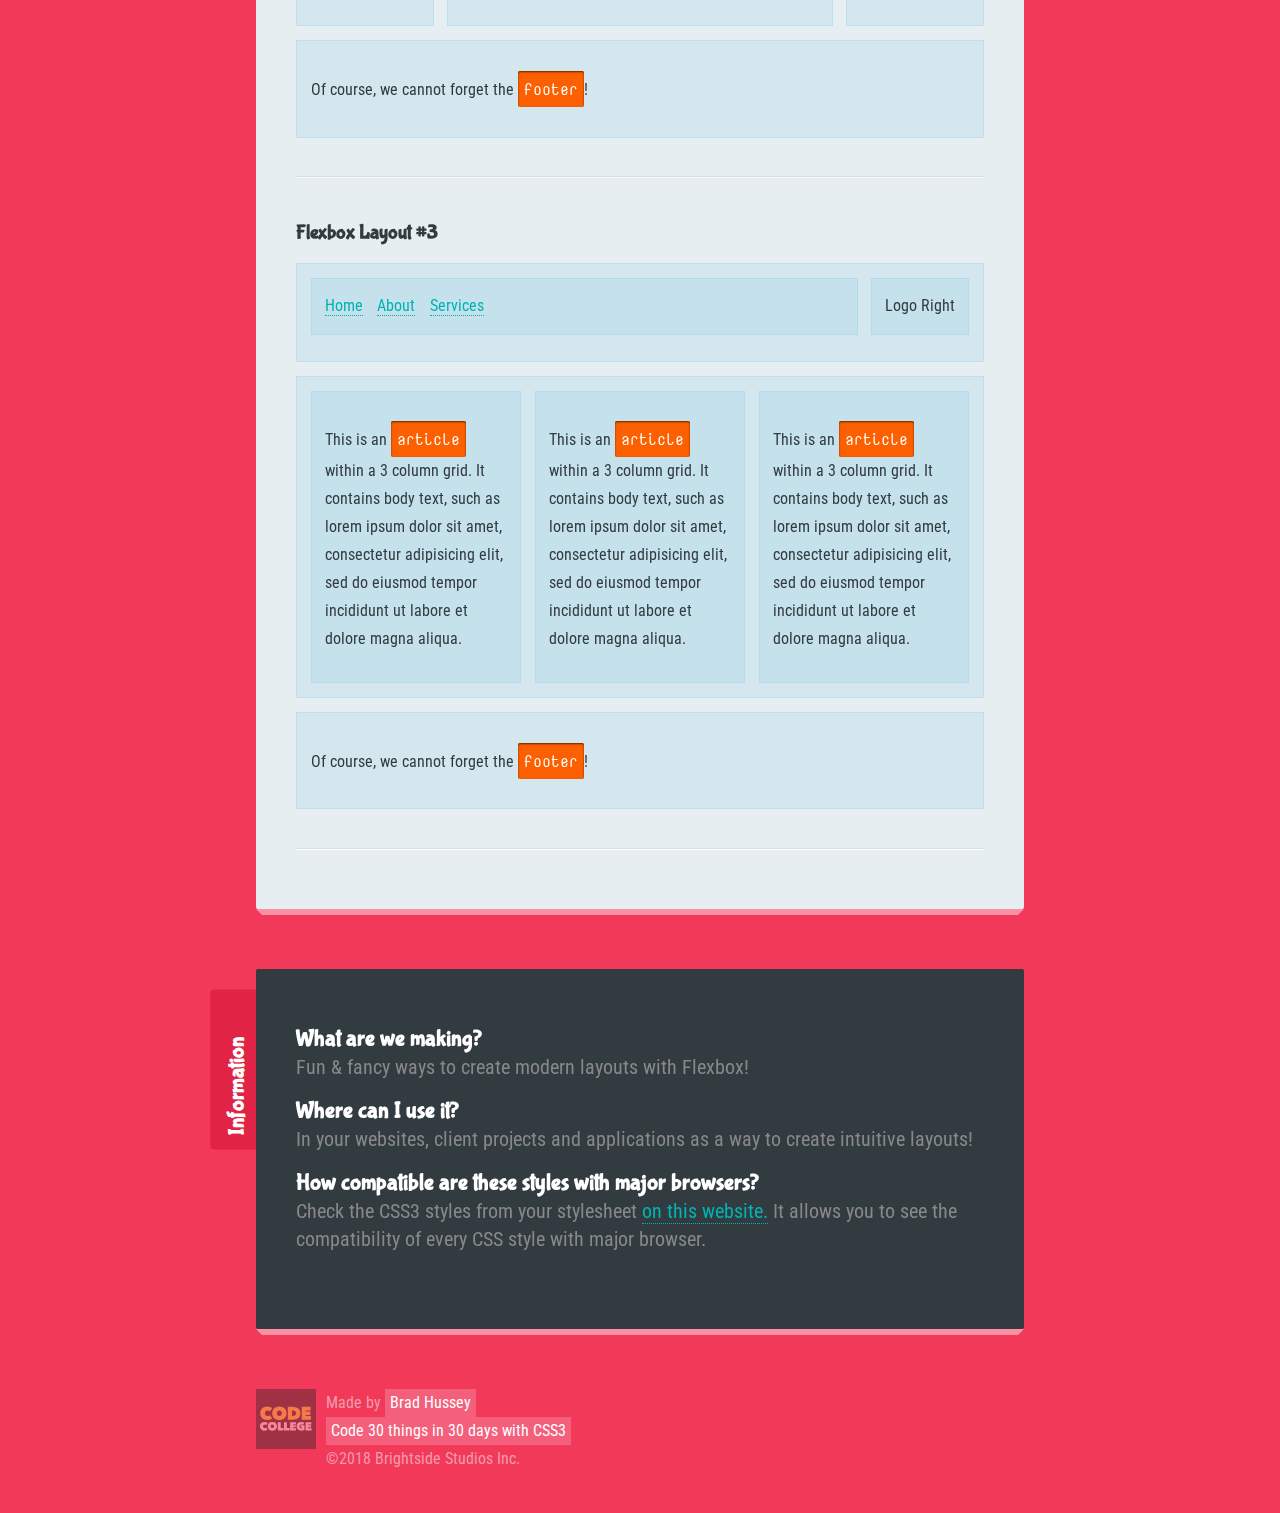
<file: 22 - Flexbox Layouts/index.html>
<!DOCTYPE html>
<html>
  <head>
    <meta charset="utf-8">
    <meta name="viewport" content="width=device-width">
    <title>Flexbox Layouts | Code 30 Things in 30 Days with CSS3</title>

    <!-- NORMALIZE CSS -->
    <link rel="stylesheet" href="../_theme-styles/normalize.css">

    <!-- PROJECT THEME CSS -->
    <link rel="stylesheet" href="../_theme-styles/theme.css">

    <!-- FINAL PROJECT CSS (use for reference) -->
    <link rel="stylesheet" href="final.css">

    <!-- SANDBOX CSS (this is your file!) -->
    <link rel="stylesheet" href="sandbox.css">

<link href="https://fonts.googleapis.com/css?family=Bubblegum+Sans|Nova+Mono|Roboto+Condensed" rel="stylesheet">
  </head>
  <body>
    <h1><small>Day #22</small> Flexbox Layouts</h1>



    <div class="sandbox">
      <h2>Sandbox <small>This is where you play</small></h2>
      <div class="content">

        <p><strong>Instructions:</strong> Create modern layouts with Flexbox!</p>

        <section class="layout1">
          <h4>Flexbox Layout #1</h4>

          <header>
            <p>This is the <code>header</code></p>
          </header>
          <main>
            <article>
              <p>This is an <code>article</code>. It contains body text, such as lorem ipsum dolor sit amet, consectetur adipisicing elit, sed do eiusmod tempor incididunt ut labore et dolore magna aliqua.</p>
            </article>
            <aside>
              <p>Let's throw in an <code>aside</code> as our content sidebar.</p>
            </aside>
          </main>
          <footer>
            <p>Of course, we cannot forget the <code>footer</code>!</p>
          </footer>
        </section>

        <section class="layout2">
          <h4>Flexbox Layout #2</h4>

          <header>
            <div class="logo">
              Logo
            </div>
            <nav>
              <ul>
                <li><a href="#">Home</a></li>
                <li><a href="#">About</a></li>
                <li><a href="#">Contact</a></li>
              </ul>
            </nav>
          </header>
          <main>
            <aside class="sidenav">
              <p>This is another <code>aside</code>, which we'll use as our left navigation bar.</p>
            </aside>
            <article>
              <p>This is an <code>article</code>. It contains body text, such as lorem ipsum dolor sit amet, consectetur adipisicing elit, sed do eiusmod tempor incididunt ut labore et dolore magna aliqua.</p>
            </article>
            <aside class="sidebar">
              <p>Let's throw in an <code>aside</code> as our content sidebar.</p>
            </aside>
          </main>
          <footer>
            <p>Of course, we cannot forget the <code>footer</code>!</p>
          </footer>
        </section>

        <section class="layout3">
          <h4>Flexbox Layout #3</h4>

          <header>
            <div class="logo">
              Logo Right
            </div>
            <nav>
              <ul>
                <li><a href="#">Home</a></li>
                <li><a href="#">About</a></li>
                <li><a href="#">Services</a></li>
              </ul>
            </nav>
          </header>
          <div class="articles">
            <article>
              <p>This is an <code>article</code> within a 3 column grid. It contains body text, such as lorem ipsum dolor sit amet, consectetur adipisicing elit, sed do eiusmod tempor incididunt ut labore et dolore magna aliqua.</p>
            </article>
            <article>
              <p>This is an <code>article</code> within a 3 column grid. It contains body text, such as lorem ipsum dolor sit amet, consectetur adipisicing elit, sed do eiusmod tempor incididunt ut labore et dolore magna aliqua.</p>
            </article>
            <article>
              <p>This is an <code>article</code> within a 3 column grid. It contains body text, such as lorem ipsum dolor sit amet, consectetur adipisicing elit, sed do eiusmod tempor incididunt ut labore et dolore magna aliqua.</p>
            </article>
          </div>
          <footer>
            <p>Of course, we cannot forget the <code>footer</code>!</p>
          </footer>
        </section>

      </div>
    </div>

    <div class="final-result">
        <h2>Final Result <small>Use this for reference!</small></h2>
        <div class="content">

          <section class="final__layout1">
            <h4>Flexbox Layout #1</h4>

            <header>
              <p>This is the <code>header</code></p>
            </header>
            <main>
              <article>
                <p>This is an <code>article</code>. It contains body text, such as lorem ipsum dolor sit amet, consectetur adipisicing elit, sed do eiusmod tempor incididunt ut labore et dolore magna aliqua.</p>
              </article>
              <aside>
                <p>Let's throw in an <code>aside</code> as our content sidebar.</p>
              </aside>
            </main>
            <footer>
              <p>Of course, we cannot forget the <code>footer</code>!</p>
            </footer>
          </section>

          <section class="final__layout2">
            <h4>Flexbox Layout #2</h4>

            <header>
              <div class="logo">
                Logo
              </div>
              <nav>
                <ul>
                  <li><a href="#">Home</a></li>
                  <li><a href="#">About</a></li>
                  <li><a href="#">Contact</a></li>
                </ul>
              </nav>
            </header>
            <main>
              <aside class="sidenav">
                <p>This is another <code>aside</code>, which we'll use as our left navigation bar.</p>
              </aside>
              <article>
                <p>This is an <code>article</code>. It contains body text, such as lorem ipsum dolor sit amet, consectetur adipisicing elit, sed do eiusmod tempor incididunt ut labore et dolore magna aliqua.</p>
              </article>
              <aside class="sidebar">
                <p>Let's throw in an <code>aside</code> as our content sidebar.</p>
              </aside>
            </main>
            <footer>
              <p>Of course, we cannot forget the <code>footer</code>!</p>
            </footer>
          </section>

          <section class="final__layout3">
            <h4>Flexbox Layout #3</h4>

            <header>
              <div class="logo">
                Logo Right
              </div>
              <nav>
                <ul>
                  <li><a href="#">Home</a></li>
                  <li><a href="#">About</a></li>
                  <li><a href="#">Services</a></li>
                </ul>
              </nav>
            </header>
            <div class="articles">
              <article>
                <p>This is an <code>article</code> within a 3 column grid. It contains body text, such as lorem ipsum dolor sit amet, consectetur adipisicing elit, sed do eiusmod tempor incididunt ut labore et dolore magna aliqua.</p>
              </article>
              <article>
                <p>This is an <code>article</code> within a 3 column grid. It contains body text, such as lorem ipsum dolor sit amet, consectetur adipisicing elit, sed do eiusmod tempor incididunt ut labore et dolore magna aliqua.</p>
              </article>
              <article>
                <p>This is an <code>article</code> within a 3 column grid. It contains body text, such as lorem ipsum dolor sit amet, consectetur adipisicing elit, sed do eiusmod tempor incididunt ut labore et dolore magna aliqua.</p>
              </article>
            </div>
            <footer>
              <p>Of course, we cannot forget the <code>footer</code>!</p>
            </footer>
          </section>

        </div>
    </div>

    <div class="info">
      <h2>Information <small>About this lesson</small></h2>
      <h3>What are we making?</h3>
      <p>Fun &amp; fancy ways to create modern layouts with Flexbox!</p>

      <h3>Where can I use it?</h3>
      <p>In your websites, client projects and applications as a way to create intuitive layouts!</p>

      <h3>How compatible are these styles with major browsers?</h3>
      <p>Check the CSS3 styles from your stylesheet <a href="http://caniuse.com/">on this website.</a> It allows you to see the compatibility of every CSS style with major browser.</p>

    </div>

    <footer>
      <div class="logo">
        <a href="http://codecollege.ca/" id="logo">

          <img src="../_theme-styles/img/bggray.svg" width="60px" id="logo_bg-gray">
          <img src="../_theme-styles/img/bgyellow.svg" width="60px" id="logo_bg-yellow">
          <img src="../_theme-styles/img/codecollegelogo.svg" width="60px" id="logo_codecollege">

          <!-- <img src="../_theme-styles/img/codecollegelogo.png" alt="Learn to Code at CodeCollege.ca" height="60px"> -->

        </a>
      </div>
      <div class="made-by">
        Made by <a href="http://bradhussey.ca/">Brad Hussey</a>
      </div>
      <div class="course">
        <a href="http://codecollege.ca/">Code 30 things in 30 days with CSS3</a>
      </div>
      <div class="copyright">
        &copy;2018 Brightside Studios Inc.
      </div>
    </footer>
  </body>
</html>
</file>
<file: _theme-styles/theme.css>
/* ========================================
   THEME.CSS
   These are the styles for the theme of
   the lesson.

   Course:  CSS3 in 30 Days
   Author:  Brad Hussey
   Website: codecollege.ca
   ====================================== */

body {
  font-family: 'Roboto Condensed', "Helvetica Neue", Helvetica, Arial, sans-serif;

  /* DARK PINK */
  background: #f2395a;

  /*TEAL*/
  /*background: #00B3B4;*/

  font-size: 20px;
  line-height: 28px;
  color: #323b40;
  margin: 40px 0;
}

  body::before {
    position: fixed;
    content: "";
    height: 400px;
    width: 400px;
    top: 20px;
    right: 30px;
    background: url('../_theme-styles/img/CSS30_Logo.png') no-repeat;
    background-size: 100%;
    opacity: .2;
  }


h1,h2,h3,h4,h5,h6 {
  font-family: 'Bubblegum Sans', cursive;
}

  h1 {
    width: 60%;
    max-width: 960px;
    margin: 0 auto 60px;
    transform: rotate(-3deg);
    color: white;
    text-align: left;
    font-size: 5rem;
    line-height: 5rem;
    text-shadow:  0 1px 0 hsl(52,7%,20%),
                  0 2px 0 hsl(52,7%,18%),
                  0 3px 0 hsl(52,7%,16%),
                  0 4px 0 hsl(52,7%,14%),
                  0 5px 0 hsl(52,7%,12%),
                  0 6px 0 hsl(52,7%,10%),
                  0 7px 0 hsl(52,7%,8%),
                  0 8px 0 hsl(52,7%,6%),

                  0 0 5px rgba(0,0,0,.05),
                  0 1px 3px rgba(0,0,0,.2),
                  0 3px 5px rgba(0,0,0,.2),
                  0 5px 10px rgba(0,0,0,.2),
                  0 10px 10px rgba(0,0,0,.2),
                  0 20px 20px rgba(0,0,0,.3);
  }

    h1 small {
      font-size: 3rem;
      display: block;
      color: #fa90a3;
      text-shadow: none;
    }


  h2 {
    color: white;
  }

    h2 small {
      font-weight: normal;
      font-size: 1rem;
      display: block;
      color: #323b40;
    }

  h3 small {
    font-weight: normal;
    font-family: 'Roboto Condensed', "Helvetica Neue", Helvetica, Arial, sans-serif;
    color: #888;
    display: block;
  }

  h4 {
    margin: 1rem 0
  }


a:link, a:visited {
  color: #00B3B4;
  text-decoration: none;
  border-bottom: dotted 1px #00B3B4;
}
  a:hover {
    background: #00B3B4;
    color: white;
    text-decoration: none;
  }


button {
  font-size: 1rem;
}


code {
  background: #fd6000;
  color: white;
  padding: 4px 6px;
  font-family: 'Nova Mono', monospace;
  font-size: 1rem;
  border-radius: 2px;
  box-shadow: inset 0 1px 2px #5e2400;
  display: inline-block;
}


section {
  position: relative;
  border-top: solid 1px #f9f9f9;
  border-bottom: solid 1px #ddd;
  padding: 25px 0;
}

  section:first-child::before {
    position: absolute;
    content: "";
    width: 100%;
    height: 1px;
    border-top: solid 1px #ddd;
    top: -2px;
    left: 0;
  }

  section:last-child::after {
    position: absolute;
    content: "";
    width: 100%;
    border-top: solid 1px white;
    bottom: -2px;
    left: 0;
  }

  section footer {
    margin: inherit;
    width: inherit;
    color: inherit;
    font-size: inherit;
  }

  section header,
  section article,
  section nav,
  section aside,
  section footer,
  section .logo,
  section .articles {
    background: rgba(140, 204, 231, 0.2);
    border: solid 1px rgba(140, 204, 231, 0.3);
    padding: 2%;
    margin: 0 0 2%;
    font-size: 1rem;
    box-sizing: border-box;
  }

  section ul {
    list-style: none;
    margin: 0;
    padding: 0;
  }

    section ul li {
      display: inline-block;
      margin: 0 2% 0 0;
    }


.course-files {
  text-align: center;
}


a.button-theme {
  color: white;
  font-weight: bold;
  text-transform: uppercase;
}


.button-theme {
  position: relative;
	display: inline-block;
	padding: 10px 30px;
	text-align: center;
	color: white;

	text-shadow:-1px -1px 0 #2C7982;
	background: #00B3B4;
	border:1px solid #379AA4;

	-webkit-border-radius:4px;
	-moz-border-radius:4px;
	border-radius:4px;

	-webkit-box-shadow:0 1px 0 rgba(255, 255, 255, .5) inset, 0 -1px 0 rgba(255, 255, 255, .1) inset, 0 4px 0 #338A94, 0 4px 2px rgba(0, 0, 0, .5);
	-moz-box-shadow:0 1px 0 rgba(255, 255, 255, .5) inset, 0 -1px 0 rgba(255, 255, 255, .1) inset, 0 4px 0 #338A94, 0 4px 2px rgba(0, 0, 0, .5);
	box-shadow:0 1px 0 rgba(255, 255, 255, .5) inset, 0 -1px 0 rgba(255, 255, 255, .1) inset, 0 4px 0 #338A94, 0 4px 2px rgba(0, 0, 0, .5);
}

  .button-theme::before {
  	background:#fa90a3;
  	background-image: -webkit-gradient(linear, 0% 0%, 0% 100%, from(#ef758b), to(#fa90a3));

  	-webkit-border-radius: 4px;
  	-moz-border-radius: 4px;
  	border-radius: 4px;

  	-webkit-box-shadow: 0 1px 2px rgba(0, 0, 0, .3) inset, 0 1px 0 rgba(255, 255, 255, .5);
  	-moz-box-shadow: 0 1px 2px rgba(0, 0, 0, .3) inset, 0 1px 0 rgba(255, 255, 255, .5);
  	box-shadow: 0 1px 2px rgba(0, 0, 0, .3) inset, 0 1px 0 rgba(255, 255, 255, .5);

  	position: absolute;
  	content: "";
  	left: -15px;
    right: -15px;
  	top: -14px;
    bottom: -17px;
  	z-index: -1;
  }

  .button-theme:active {
    -webkit-box-shadow:0 1px 0 rgba(255, 255, 255, .5) inset, 0 -1px 0 rgba(255, 255, 255, .1) inset, 0 2px 0 #338A94, 0 2px 2px rgba(0, 0, 0, .5);
  	-moz-box-shadow:0 1px 0 rgba(255, 255, 255, .5) inset, 0 -1px 0 rgba(255, 255, 255, .1) inset, 0 2px 0 #338A94, 0 2px 2px rgba(0, 0, 0, .5);
  	box-shadow:0 1px 0 rgba(255, 255, 255, .5) inset, 0 -1px 0 rgba(255, 255, 255, .1) inset, 0 2px 0 #338A94, 0 2px 2px rgba(0, 0, 0, .5);
  	top: 4px;
  }

  .button-theme:active::before{
  	top: -18px;
  	bottom: -13px;
  }

  .button-theme:hover {
  	background: #0bbfc0;
  }

  .button-theme small {
    display: block;
    color: #007a7b;
    text-shadow: none;
  }


.sandbox,
.final-result,
.info {
  position: relative;
  background: #e7eef1;
  width: 60%;
  max-width: 960px;
  margin: 60px auto;
  padding: 40px 40px 60px;
  box-sizing: border-box;
  border-radius: 2px;
  box-shadow: 0 12px 0 -6px #fa90a3;
}

  .sandbox::before,
  .final-result::before,
  .info::before {
    position: absolute;
    display: block;
    content: "";
    border: solid 6px transparent;
    border-right: solid 6px #fa90a3;
    border-top-width: 0px;
    background: none;
    bottom: -6px;
    left: -6px;
  }

  .sandbox::after,
  .final-result::after,
  .info::after {
    position: absolute;
    display: block;
    content: "";
    border: solid 6px transparent;
    border-top: solid 6px #fa90a3;
    border-bottom-width: 0px;
    background: none;
    right: 0;
    bottom: -6px;
  }


  .sandbox h2,
  .final-result h2,
  .info h2 {
    font-size: 1.4rem;
    display: inline-block;
    transform: rotate(-90deg);
    transition: all ease-in-out .1s;
    position: absolute;
    top: 60px;
    left: -85px;
    background: #e12345;
    margin: 0;
    line-height: 1.6rem;
    padding: 15px;
    z-index: -2;
    border-radius: 4px;
    min-width: 130px;
  }

  .sandbox:hover h2,
  .final-result:hover h2,
  .info:hover h2 {
    left: -110px;
  }

  .sandbox .button-theme,
  .final-result .button-theme {
    display: block;
    width: 80%;
    margin: 0 auto;
  }


.info {
  background: #323b40;
  color: white;
}

  .info h3 {
    margin: 1rem 0 0;
  }
  .info p {
    margin: 0 0 1rem;
    color: #888;
  }


.sticky-footer-lesson footer {
  position: relative;
  background: #e7eef1;
  padding: 40px 40px 60px;
  box-sizing: border-box;
  border-radius: 2px;
  color: #333;
}

  .sticky-footer-lesson footer a:link {
    color: #e12345;
  }

footer {
  width: 60%;
  max-width: 960px;
  margin: 0 auto;
  font-size: 1rem;
  color: #f29baa;
}

  footer a:link,
  footer a:visited {
    position: relative;
    display: inline-block;
    background: rgba(255,255,255, 0.2);
    padding: 0 5px;
    border: none;
    text-decoration: none;
    color: white;
  }
    footer a:hover {
      background: rgba(255,255,255, 0.4);
      box-shadow: -3px 3px 0 #eb2447;
      transform: rotate(-1deg);
    }

  footer .made-by, footer .course, footer .copyright {
    padding-left: 70px;
    transition: all ease 1000ms;
  }

  footer #logo {
    position: relative;
    z-index: 9;
    opacity: .4;
    float: left;
    margin-right: 15px;
    padding: 0;
    background: none;
    flex-direction: row;
    box-shadow: none;
    transition: all ease 1000ms;
  }

    footer #logo img {
      position: absolute;
      transform-style: preserve-3d;
      transition: all ease 1000ms;
    }

    footer:hover #logo_codecollege {
      width: 100px;
    }

    footer:hover #logo_bg-yellow {
      width: 80px;
      transform: translateX(-10px) translateY(10px) translateZ(-10px);
    }

    footer:hover #logo_bg-gray {
      transform: translateX(-20px) translateY(20px) translateZ(-20px);
    }

    footer:hover #logo {
      opacity: 1;
      transform: perspective(400px) rotateX(40deg) rotateY(20deg) rotateZ(-25deg) translateX(0) translateY(0px) translateZ(0);
    }

    footer:hover .made-by, footer:hover .course, footer:hover .copyright {
      padding-left: 140px;
    }
</file>
<file: 1 - Fancy Buttons/final.css>
/* ==========================================
   FINAL.CSS
   These are the final styles for the project.

   Course:  CSS3 in 30 Days
   Author:  Brad Hussey
   Website: codecollege.ca
   ========================================== */

button {
  position: relative;
  cursor: pointer;
  font-weight: bold;
  margin: 0 15px 0 0;
}


/* =====================
   FACEBOOK STYLE BUTTON
   ===================== */

.final__facebook-style-btn {
  border-radius: 2px;
  cursor: pointer;
  font-size: 0.9rem;
  padding: 6px 12px;
}

.final__facebook-style-dark {
  -moz-box-shadow:    inset 0px 1px 0px 0px #4d73bf;
  -webkit-box-shadow: inset 0px 1px 0px 0px #4d73bf;
  box-shadow:         inset 0px 1px 0px 0px #4d73bf;
  background: #4267b2;
  border: 1px solid #4267b2;
  color: #fff;
  text-shadow: 0 1px 0px #3359a5;
}

  .final__facebook-style-dark:hover {
    background: #2b54a7;
  }

  .final__facebook-style-dark:active {
    background: #1d4698;
    border-color: #1d4698;
  }


.final__facebook-style-light {
  background: #f6f7f9;
  border: 1px solid #ced0d4;
  border-radius: 2px;
  color: #4b4f56;
  cursor: pointer;
  font-size: 0.9rem;
  padding: 6px 12px;
}

  .final__facebook-style-light:hover {
    background: #e9ebee;
  }

  .final__facebook-style-light:active {
    background: #d8dade;
    border-color: #d8dade;
  }


/* =====================
   3D BUTTON 1
   ===================== */

.final__btn-3d-1 {
  position: relative;
  background: orangered;
  border: none;
  color: white;
  padding: 15px 24px;
  font-size: 1.4rem;
  box-shadow: -6px 6px 0 hsl(16, 100%, 30%);
  outline: none;
}

  .final__btn-3d-1:hover {
    background: hsl(16, 100%, 45%);
  }

  .final__btn-3d-1:active {
    background: hsl(16, 100%, 40%);
    top: 3px;
    left: -3px;
    box-shadow: -3px 3px 0 hsl(16, 100%, 30%);
  }

  .final__btn-3d-1::before {
    position: absolute;
    display: block;
    content: "";
    height: 0;
    width: 0;
    /* border width needs to be size of the element's box shadow */
    border: solid 6px transparent;

    /* border width needs to be size of the element's box shadow */
    border-right: solid 6px hsl(16, 100%, 30%);

    /* no width for left, makes measurements easier */
    border-left-width: 0px;

    background: none;
    top: 0px;

    /* needs to be the same size as border width */
    left: -6px;
  }

  .final__btn-3d-1::after {
    position: absolute;
    display: block;
    content: "";
    height: 0;
    width: 0;
    border: solid 6px transparent;
    border-top: solid 6px hsl(16, 100%, 30%);
    border-bottom-width: 0px;
    background: none;
    right: 0;
    bottom: -6px;
  }

    .final__btn-3d-1:active::before {
      border: solid 3px transparent;
      border-right: solid 3px hsl(16, 100%, 30%);
      border-left-width: 0px;
      left: -3px;
    }

    .final__btn-3d-1:active::after {
      border: solid 3px transparent;
      border-top: solid 3px hsl(16, 100%, 30%);
      border-bottom-width: 0px;
      bottom: -3px;
    }


/* =====================
   3D BUTTON 2
   ===================== */

.final__btn-3d-2 {
  position: relative;

  background: #ecd300; /* For browsers that do not support gradients */
  background: -webkit-radial-gradient(hsl(54, 100%, 50%), hsl(54, 100%, 40%)); /* Safari 5.1 to 6.0 */
  background: -o-radial-gradient(hsl(54, 100%, 50%), hsl(54, 100%, 40%)); /* For Opera 11.6 to 12.0 */
  background: -moz-radial-gradient(hsl(54, 100%, 50%), hsl(54, 100%, 40%)); /* For Firefox 3.6 to 15 */
  background: radial-gradient(hsl(54, 100%, 50%), hsl(54, 100%, 40%)); /* Standard syntax */

  font-size: 1.4rem;
  text-shadow: 0 -1px 0 #c3af07;
  color: white;
  border: solid 1px hsl(54, 100%, 20%);
  border-radius: 100%;
  height: 120px;
  width: 120px;
  z-index: 4;

  outline: none;

  box-shadow: inset 0 1px 0 hsl(54, 100%, 50%),
              0 2px 0 hsl(54, 100%, 20%),
              0 3px 0 hsl(54, 100%, 18%),
              0 4px 0 hsl(54, 100%, 16%),
              0 5px 0 hsl(54, 100%, 14%),
              0 6px 0 hsl(54, 100%, 12%),
              0 7px 0 hsl(54, 100%, 10%),
              0 8px 0 hsl(54, 100%, 8%),
              0 9px 0 hsl(54, 100%, 6%);
}

  .final__btn-3d-2:hover {
    background: #ecd300; /* For browsers that do not support gradients */
    background: -webkit-radial-gradient(hsl(54, 100%, 45%), hsl(54, 100%, 35%)); /* Safari 5.1 to 6.0 */
    background: -o-radial-gradient(hsl(54, 100%, 45%), hsl(54, 100%, 35%)); /* For Opera 11.6 to 12.0 */
    background: -moz-radial-gradient(hsl(54, 100%, 45%), hsl(54, 100%, 35%)); /* For Firefox 3.6 to 15 */
    background: radial-gradient(hsl(54, 100%, 45%), hsl(54, 100%, 35%)); /* Standard syntax */
  }

  .final__btn-3d-2:active {
    background: #ecd300; /* For browsers that do not support gradients */
    background: -webkit-radial-gradient(hsl(54, 100%, 43%), hsl(54, 100%, 33%)); /* Safari 5.1 to 6.0 */
    background: -o-radial-gradient(hsl(54, 100%, 43%), hsl(54, 100%, 33%)); /* For Opera 11.6 to 12.0 */
    background: -moz-radial-gradient(hsl(54, 100%, 43%), hsl(54, 100%, 33%)); /* For Firefox 3.6 to 15 */
    background: radial-gradient(hsl(54, 100%, 43%), hsl(54, 100%, 33%)); /* Standard syntax */

    top: 2px;

    box-shadow: inset 0 1px 0 hsl(54, 100%, 50%),
                0 2px 0 hsl(54, 100%, 20%),
                0 3px 0 hsl(54, 100%, 18%),
                0 4px 0 hsl(54, 100%, 16%),
                0 5px 0 hsl(54, 100%, 14%),
                0 6px 0 hsl(54, 100%, 12%),
                0 7px 0 hsl(54, 100%, 10%);
  }


/* =========================
   GRADIENT BORDERED BUTTONS
   ========================= */

   .final__gradient-button-1 {
     position: relative;
     z-index: 1;
     display: inline-block;
     padding: 20px 40px;
     font-size: 1.4rem;
     box-sizing: border-box;
     -webkit-box-sizing: border-box;
     background-color: #e7eef1;
     border: 10px solid transparent;
     border-image: linear-gradient(to top right, orangered, yellow);
     border-image-slice: 1;
     color: orangered;
     outline: none;
     -webkit-transition: all 0.3s ease;
     transition: all 0.3s ease;
   }
   .final__gradient-button-1:hover {
     background-size: 100%;
     background-image: linear-gradient(to top right, orangered, yellow);
     color: white;
   }


   .final__gradient-button-2 {
     position: relative;
     z-index: 1;
     display: inline-block;
     padding: 20px 40px;
     font-size: 1.4rem;
     box-sizing: border-box;
     -webkit-box-sizing: border-box;
     background-color: #e7eef1;
     border: 4px solid transparent;
     border-image: linear-gradient(to right, orangered, transparent);
     border-image-slice: 1;
     color: orangered;
     outline: none;
     -webkit-transition: all 0.3s ease;
     transition: all 0.3s ease;
   }
   .final__gradient-button-2:hover {
     background-size: 100%;
     background-image: linear-gradient(to right, orangered, transparent);
     border-right-style: none;
     color: white;
   }



/* =========================
   ANIMATED BUTTONS
   ========================= */

   .final__animated-button-1 {
     position: relative;
     display: inline-block;
     padding: 20px 40px;
     font-size: 1.4rem;
     background-color: #00b3b4;

     background-image: url(pattern.png);
     background-size: 40px 40px;
     border: 1px solid #555;
     color: white;
     transition: all 0.3s ease;
   }
   .final__animated-button-1:hover {
     -webkit-animation: loading-button-animation 2s linear infinite;
             animation: loading-button-animation 2s linear infinite;
   }


   .final__animated-button-2 {
     position: relative;
     display: inline-block;
     padding: 20px 40px;
     font-size: 1.4rem;
     background-color: #00b3b4;
     background-size: 20px 20px;
     border: 1px solid #555;
     color: white;
     transition: all 0.3s ease;
   }
   .final__animated-button-2:after {
     position: absolute;
     top: 50%;
     right: 0.6em;
     -webkit-transform: translate(0, -50%);
             transform: translate(0, -50%);
     content: "»";
     opacity: 0;
     transition: all 0.3s ease;
   }
   .final__animated-button-2:hover {
     padding: 20px 60px 20px 20px;
   }
   .final__animated-button-2:hover:after {
     right: 1.2em;
     opacity: 1;
   }

   @-webkit-keyframes loading-button-animation {
     from {
       background-position: 0 0;
     }
     to {
       background-position: 40px 0;
     }
   }

   @keyframes loading-button-animation {
     from {
       background-position: 0 0;
     }
     to {
       background-position: 40px 0;
     }
   }



/* =========================
   TOGGLE SWITCH UI BUTTONS
   ========================= */

   .final__toggle-1 {
     font-family: Helvetica, Arial, sans-serif;
     display: inline-block;
     vertical-align: top;
     margin: 0 15px 0 0;
   }
   .final__toggle-1__input {
     display: none;
   }
   .final__toggle-1__button {
     position: relative;
     display: inline-block;
     font-size: 14px;
     line-height: 20px;
     text-transform: uppercase;
     background-color: #f2395a;
     border:1px solid #f2395a;
     color: #ffffff;
     width: 80px;
     height: 30px;
     transition: all 0.3s ease;
     cursor: pointer;
   }
   .final__toggle-1__button:before {
     position: absolute;
     top: 6px;
     left: 40px;
     right: auto;
     display: inline-block;
     height: 20px;
     padding: 0 3px;
     background-color: #ffffff;
     color: #f2395a;
     content: "off";
     transition: all 0.3s ease;
   }
   .final__toggle-1__input:checked + .final__toggle-1__button {
     background-color: #00b3b4;
     border:1px solid #00b3b4;
   }
   .final__toggle-1__input:checked + .final__toggle-1__button:before {
     left: 5px;
     content: "on";
     color: #00b3b4;
   }


   .final__toggle-2 {
     font-family: Helvetica, Arial, sans-serif;
     font-size: 1rem;
     display: inline-block;
     vertical-align: top;
     margin: 0 15px 0 0;
   }
   .final__toggle-2__input {
     display: none;
   }
   .final__toggle-2__button {
     position: relative;
     display: inline-block;
     line-height: 20px;
     text-transform: uppercase;
     background-color: #ffffff;
     color: #aaaaaa;
     border: 1px solid #cccccc;
     padding: 5px 10px 5px 30px;
     transition: all 0.3s ease;
     cursor: pointer;
   }
   .final__toggle-2__button:before {
     position: absolute;
     top: 10px;
     left: 10px;
     right: auto;
     display: inline-block;
     width: 10px;
     height: 10px;
     background-color: #cccccc;
     content: "";
     transition: all 0.3s ease;
   }
   .final__toggle-2__input:checked + .final__toggle-2__button {
     background-color: #00b3b4;
     border-color: #00b3b4;
     color: #ffffff;
   }
   .final__toggle-2__input:checked + .final__toggle-2__button:before {
     background-color: #ffffff;
   }
</file>
<file: 1 - Fancy Buttons/sandbox.css>
/* ========================================
    FACEBOOK BUTTON
   ====================================== */

.facebook-style-btn {
    border-radius: 2px;
    font-size: 0.9rem;
    padding: 6px 12px;
    transition: all .2s;
}

.facebook-style-dark {
    /* inset makes the shadow inside the box  */
    /* first: horizontal-offset positive moves right, negative moves left */
    /* second: vertical-offset positive moves down, negative moves up */
    /* third: blur-radius 0 means sharp line */
    /* fourth: spread-radius */
    box-shadow: inset 0 1px 0 0 #4d73bf; 
    background: #4267b2;
    border: 1px solid #4267b2;
    color: #fff;
    text-shadow: 0 1px 0 #3359a5;
}

.facebook-style-dark:hover {
    background: #2b54a7;
}

.facebook-style-dark:active {
    background: #1d4698;
    border-color: #1d4698;
}

.facebook-style-light {
    background: #f6f7f9;
    border: solid 1px #ced0d4;
    color: #4b4f56;
}

.facebook-style-light:hover {
    background: #e9ebee;
}

.facebook-style-light:active {
    background: #d8dade;
    border-color: #d8dade;
}

/* ========================================
    3D BUTTON 1
   ====================================== */

.btn-3d-1 {
    position: relative;
    background: orangered;
    border: none;
    color: white;
    padding: 15px 24px;
    font-size: 1.4rem;
    box-shadow: -6px 6px 0 hsl(16, 100%, 30%);
    outline: none;
}

.btn-3d-1:hover {
    background: hsl(16, 100%, 45%);
}

.btn-3d-1:active {
    background: hsl(16, 100%, 40%);
    top: 3px;
    left: -3px;
    box-shadow: -3px 3px 0 hsl(16, 100%, 30%);
}

/* css triangle  */
.btn-3d-1::before {
    position: absolute;
    display: block;
    content: "";
    height: 0;
    width: 0;
    border: solid 6px transparent;
    border-right: solid 6px hsl(16, 100%, 30%);
    border-left-width: 0;
    top: 0;
    left: -6px;
}

.btn-3d-1:active::before {
    border: solid 3px transparent;
    border-right: solid 3px hsl(16, 100%, 30%);
    border-left-width: 0;
    left: -3px;
}

.btn-3d-1::after {
    position: absolute;
    display: block;
    content: "";
    height: 0;
    width: 0;
    border: solid 6px transparent;
    border-top: solid 6px hsl(16, 100%, 30%);
    border-bottom-width: 0;
    right: 0;
    bottom: -6px;
}

.btn-3d-1:active::after {
    border: solid 3px transparent;
    border-top: solid 3px hsl(16, 100%, 30%);
    border-bottom-width: 0;
    bottom: -3px;
}

/* ========================================
    3D BUTTON 2
   ====================================== */

.btn-3d-2 {
    position: relative;
    background: #ecd300;
    background: radial-gradient(hsl(54, 100%, 50%), hsl(54, 100%, 40%));
    font-size: 1.4rem;
    text-shadow: 0 -1px 0 #c3af07;
    color: #fff;
    border: 1px solid hsl(54, 100%, 20%);
    border-radius: 100%;
    height: 120px;
    width: 120px;
    z-index: 4;
    outline: none;

    box-shadow: inset 0 1px 0 hsl(54, 100%, 50% ),
                0 2px 0 hsl(54, 100%, 20%),
                0 3px 0 hsl(54, 100%, 18%),
                0 4px 0 hsl(54, 100%, 16%),
                0 5px 0 hsl(54, 100%, 14%),
                0 6px 0 hsl(54, 100%, 12%),
                0 7px 0 hsl(54, 100%, 10%),
                0 8px 0 hsl(54, 100%, 8%),
                0 9px 0 hsl(54, 100%, 6%);
}

.btn-3d-2:hover {
    background: radial-gradient(hsl(54, 100%, 45%), hsl(54, 100%, 35%));
}

.btn-3d-2:active {
    background: radial-gradient(hsl(54, 100%, 43%), hsl(54, 100%, 33%));
    top: 2px;

    box-shadow: inset 0 1px 0 hsl(54, 100%, 50% ),
                0 2px 0 hsl(54, 100%, 20%),
                0 3px 0 hsl(54, 100%, 18%),
                0 4px 0 hsl(54, 100%, 16%),
                0 5px 0 hsl(54, 100%, 14%),
                0 6px 0 hsl(54, 100%, 12%),
                0 7px 0 hsl(54, 100%, 10%);
}

/* ========================================
    GRADIENT BORDER BUTTONS
   ====================================== */

.gradient-button-1 {
    position: relative;
    z-index: 1;
    display: inline-block;
    padding: 20px 40px;
    font-size: 1.4rem;
    box-sizing: border-box;
    background-color: #e7eef1;
    border: solid 10px transparent;
    border-image: linear-gradient( to top right, orangered, yellow );
    border-image-slice: 1;
    color: orangered;
    transition: all 0.3s ease-in-out;
}

.gradient-button-1:hover {
    background-image: linear-gradient(to top right, orangered, yellow);
    color: white;
}

.gradient-button-2 {
    position: relative;
    z-index: 1;
    display: inline-block;
    padding: 20px 40px;
    font-size: 1.4rem;
    box-sizing: border-box;
    background-color: #e7eef1;
    border: solid 5px transparent;
    border-image: linear-gradient( to right, orangered, transparent );
    border-image-slice: 1;
    color: orangered;
    transition: all 0.3s ease-in-out;

}

.gradient-button-2:hover {
    background-image: linear-gradient(to  right, orangered, transparent);
    color: white;
    border-right-style: none;
}

/* ========================================
    ANIMATED BUTTONS
   ====================================== */

.animated-button-1 {
    position: relative;
    display: inline-block;
    padding: 20px 40px;
    font-size: 1.4rem;
    background-color: #00b3b4;
    background-image: url(pattern.png);
    background-size: 40px 40px;
    border: solid 1px #555;
    color: #fff;
    transition: all 0.3s ease;
}

.animated-button-1:hover {
    animation: loading-button-animation 2s linear infinite;
}

@keyframes loading-button-animation {
    from {
        background-position: 0 0;
    }
    to {
        background-position: 40px 0;
    }
}

.animated-button-2 {
    position: relative;
    display: inline-block;
    padding: 20px 40px;
    font-size: 1.4rem;
    background-color: #00b3b4;
    background-size: 40px 40px;
    border: solid 1px #555;
    color: #fff;
    transition: all 0.3s ease;
}

.animated-button-2::after {
    position: absolute;
    top: 30%;
    right: 0.6em;
    content: ":)";
    transition: all ease 0.3s;
    opacity: 0;
}

.animated-button-2:hover {
    padding: 20px 60px 20px 20px;

}

.animated-button-2:hover::after {
    right: 1.2em;
    opacity: 1;
}

/* ========================================
    TOGGLE BUTTONS
   ====================================== */

.toggle-1 {
    font-family: Arial, Helvetica, sans-serif;
    display: inline-block;
    vertical-align: top;
    margin: 0 15px 0 0;

}

.toggle-1__input {
    display: none;

}

.toggle-1__button {
    position: relative;
    display: inline-block;
    font-size: 1rem;
    line-height: 20px;
    text-transform: uppercase;
    background-color: #f2395a;
    border: solid 1px #f2395a;
    color: #fff;
    width: 80px;
    height: 30px;
    transition: all 0.3s ease;
    cursor: pointer;
}

.toggle-1__button::before {
    position: absolute;
    top: 5px;
    left: 38px;
    content: "off";
    display: inline-block;
    height: 20px;
    padding: 0 3px;
    background-color: #fff;
    color: #f2395a;
    transition: all 0.3s ease;
}

.toggle-1__input:checked + .toggle-1__button {
    background: #00b3b4;
    border: solid 1px #00b3b4;
}

.toggle-1__input:checked + .toggle-1__button::before {
    left: 5px;
    content: "on";
    color: #00b3b4;
}

.toggle-2 {
    font-family: Arial, Helvetica, sans-serif;
    font-size: 0.8rem;
    display: inline-block;
    vertical-align: top;
    margin: 0 15px 0 0;

}

.toggle-2__input {
    display: none;
}

.toggle-2__button {
    position: relative;
    display: inline-block;
    line-height: 20px;
    text-transform: uppercase;
    background: #fff;
    color: #aaa;
    border: solid 1px #ccc;
    padding: 5px 10px 5px 30px;
    transition: all 0.3s ease;
    cursor: pointer;
}

.toggle-2__button::before {
    position: absolute; 
    top: 10px;
    left: 10px;
    display: inline-block;
    width: 10px;
    height: 10px;
    background: #ccc;
    content: "";
    transition: all 0.3s ease;
    border-radius: 100%;
}

.toggle-2__input:checked + .toggle-2__button {
    background: #00b3b4;
    border-color: #00b3b4;
    color: #fff;
}

.toggle-2__input:checked + .toggle-2__button::before {
    background-color: #fff;
}
</file>
<file: 10 - Pricing Table/final.css>
/* ==========================================
   FINAL.CSS
   These are the final styles for the project.

   Course:  CSS3 in 30 Days
   Author:  Brad Hussey
   Website: codecollege.ca
   ========================================== */


   .final__pricing-table {
     margin: 60px auto;
   }
   .final__pricing-table:after {
     display: table;
     content: "";
     clear: both;
   }
   .final__pricing-table > div {
     display: block;
     float: left;
     width: 48%;
     min-height: 1px;
     background-color: #ffffff;
     color: #555555;
   }
   .final__pricing-table > div:not(:last-child) {
     margin-right: 2%;
   }
   .final__pricing-block {
     text-align: center;
     border-radius: 5px;
     overflow: hidden;
   }
   .final__pricing-header {
     height: auto;
     padding: 30px 20px 40px;
     text-transform: uppercase;
   }
   .final__pricing-header .final__pricing-heading {
     font-size: 1.4rem;
     font-weight: 700;
   }
   .final__pricing-price {
     color: #777777;
   }
   .final__pricing-price > span {
     display: inline-block;
   }
   .final__pricing-price__currency {
     margin-top: 10px;
     vertical-align: top;
     font-size: 2rem;
     font-weight: 700;
     line-height: 1;
     opacity: 0.6;
   }
   .final__pricing-price__value {
     font-size: 5rem;
     font-weight: 300;
     line-height: 1;
   }
   .final__pricing-price__duration {
     margin-top: 10px;
     vertical-align: top;
     font-size: 1.4rem;
     line-height: 1;
     opacity: 0.6;
   }
   .final__pricing-body ul {
     list-style: none;
     margin: 0;
     padding: 0;
   }
   .final__pricing-body ul li {
     display: block;
     padding: 10px 20px;
     margin:0;
   }
   .final__pricing-body ul li:nth-child(2n) {
     background-color: #ffffff;
   }
   .final__pricing-body ul li:nth-child(2n+1) {
     background-color: #f8f8f8;
   }
   .final__pricing-footer {
     padding: 40px 0 0;
   }
   .final__pricing-button,
   .final__pricing-button:link,
   .final__pricing-button:visited {
     display: block;
     padding: 20px;
     text-decoration: none;
     text-transform: uppercase;
     background-color: #333333;
     color: #ffffff;
     border-bottom: dotted 0 #00B3B4;
   }
   .final__pricing-popular {
     margin-top: -20px;
   }
   .final__pricing-popular .final__pricing-header {
     padding-top: 50px;
   }
   .final__pricing-popular .final__pricing-footer {
     padding-top: 60px;
   }
   .final__pricing-popular .final__pricing-price {
     color: #ff8888;
   }
   .final__pricing-popular .final__pricing-button {
     background-color: #ff8888;
     color:#ffffff;
   }
   .final__pricing-popular .final__pricing-button:hover {
     color: #ff8888;
     background-color:#333333;
   }

   @media screen and (max-width:1023px) {
     .final__pricing-table {
       margin: auto;
     }
     .final__pricing-table > div {
       float: none;
       width: 100%;
     }
     .final__pricing-table > div:not(:last-child) {
       margin-right: 0;
       margin-bottom: 20px;
     }
     .final__pricing-body{
        max-width: 100%;
        overflow: hidden;
        overflow-x: auto;
        white-space: nowrap;
     }
     .final__pricing-body ul li{
       display: inline-block;
       vertical-align: middle;
     }
     .final__pricing-body ul li:not(:first-child){
       margin-left: -5px;
     }
     .final__pricing-body ul li:nth-child(2n) {
       background-color: #e8e8e8;
     }
     .final__pricing-footer {
       padding-top: 0;
     }
     .final__pricing-popular {
       margin-top: 0;
     }
     .final__pricing-popular .final__pricing-header,
     .final__pricing-popular .final__pricing-footer {
       padding-top: 30px;
     }
   }
</file>
<file: 10 - Pricing Table/sandbox.css>
.pricing-table {
  margin: 60px auto;
}

.pricing-table::after {
  display: table;
  content: '';
  clear: both;
}

.pricing-table > div {
  display: block;
  float: left;
  width: 48%;
  min-height: 1px;
  background-color: #fff;
  color: #555;
}

.pricing-table > div:not(:last-child) {
  margin-right: 2%;
}

.pricing-block {
  text-align: center;
  border-radius: 5px;
  overflow: hidden;
}

.pricing-header {
  height: auto;
  padding: 30px 20px 40px;
  text-transform: uppercase;
}

.pricing-header .pricing-heading {
  font-size: 1.4rem;
  font-weight: bold;
}

.pricing-price {
  color: #777;
}

.pricing-price > span {
  display: inline-block;
}

.pricing-price__currency {
  margin-top: 10px;
  vertical-align: top;
  font-size: 2rem;
  font-weight: bold;
  line-height: 1;
  opacity: 0.6;
}

.pricing-price__value {
  font-size: 5rem;
  font-weight: bold;
  line-height: 1;
}

.pricing-price__duration {
  margin-top: 10px;
  vertical-align: top;
  font-size: 1.4rem;
  line-height: 1;
  opacity: 0.6;
}

.pricing-body ul {
  list-style: none;
  margin: 0;
  padding: 0;
}

.pricing-body ul li {
  display: block;
  padding: 10px 20px;
  margin: 0;
}

.pricing-body ul li:nth-child(2n) {
  background-color: #fff;
}

.pricing-body ul li:nth-child(2n + 1) {
  background-color: #f8f8f8;
}

.pricing-footer {
  padding: 40px 0 0;
}

.pricing-button,
.pricing-button:link,
.pricing-button:visited {
  display: block;
  padding: 20px;
  text-decoration: none;
  text-transform: uppercase;
  background-color: #333;
  color: #fff;
}

.pricing-popular {
  margin-top: -20px;
}

.pricing-popular .pricing-header {
  padding-top: 50px;
}

.pricing-popular .pricing-footer {
  padding-top: 60px;
}

.pricing-popular .pricing-price {
  color: #ff8888;
}

.pricing-popular .pricing-button {
  background-color: #ff8888;
  color: #fff;
}

.pricing-popular .pricing-button:hover {
  background-color: #333;
  color: #ff8888;
}

@media screen and (max-width: 1023px) {
  .pricing-table {
    margin: auto;
  }

  .pricing-table > div {
    float: none;
    width: 100%;
  }

  .pricing-table > div:not(:last-child) {
    margin-right: 0;
    margin-bottom: 20px;
  }

  .pricing-body {
    max-width: 100%;
    overflow: hidden;
    overflow-x: auto;
    white-space: nowrap;
  }

  .pricing-body ul li {
    display: inline-block;
    vertical-align: middle;
  }

  .pricing-body ul li:not(:first-child) {
    margin-left: -5px;
  }

  .pricing-body ul li:nth-child(2n) {
    background-color: #e8e8e8;
  }

  .pricing-footer {
    padding-top: 0;
  }

  .pricing-popular {
    margin-top: 0;
  }

  .pricing-popular .pricing-header,
  .pricing-popular .pricing-footer {
    padding-top: 30px;
  }
}
</file>
<file: 12 - CSS Variables/final.css>
/* ==========================================
   FINAL.CSS
   These are the final styles for the project.

   Course:  CSS3 in 30 Days
   Author:  Brad Hussey
   Website: codecollege.ca
   ========================================== */


/* =========================
   CSS VARIABLES
   ========================= */

/* CSS variables (or custom properties) must be declared within a CSS selector in order to define it's "scope"

Here, the variables are within the .final-result selector, therefore, it's scope is available across all descendants of that selector. If you wanted a global variable across the entire web page, you could use the "body" or ":root" selector. */
.final-result {
  --primary-color: orangered;
  --secondary-color: hotpink;
  --base-measurement: 20px;
}

/* Access the variable by using the var() function */
.final-result .final__box {
  text-align: center;

  /* This variable is local to the ".final-result .box" selector */
  --text-color: #f3f3f3;
  color: var(--text-color);

  background: var(--primary-color);
  margin:     var(--base-measurement);

  /* You can do math by including the calc() function! */
  height:       calc( var(--base-measurement) * 10 );
  width:        calc( var(--base-measurement) * 10 );
  line-height:  calc( var(--base-measurement) * 10 );
}

.final-result .final__box2 {
  background: var(--secondary-color);
}
</file>
<file: 12 - CSS Variables/sandbox.css>
.sandbox {
    --primary-color: orangered;
    --secondary-color: hotpink;
    --base-measurement: 20px;
}

.sandbox .box {
    --text-color: #f3f3f3;
    text-align: center;
    color: var(--text-color);
    background: var(--primary-color);
    margin: var(--base-measurement);

    height: calc(var(--base-measurement ) * 10);
    width: calc(var(--base-measurement ) * 10);
    line-height: calc(var(--base-measurement ) * 10);

}

.sandbox .box2 {
    background: var(--secondary-color);
}
</file>
<file: 13 - Sticky Footer/final.css>
/* ==========================================
   FINAL.CSS
   These are the final styles for the project.

   Course:  CSS3 in 30 Days
   Author:  Brad Hussey
   Website: codecollege.ca
   ========================================== */


/* =========================
   STICKY FOOTER
   ========================= */

html, body {
  height: 100%;
  margin: 0;
}

.page-content {
  min-height: 100%;

  /* same measurement as footer */
  margin-bottom: -120px;
}

  .page-content::after {
    content: "";
    display: block;
  }

  footer, .page-content::after {
    height: 120px;
  }
</file>
<file: 13 - Sticky Footer/sandbox.css>
html, body {
    height: 100%;
    margin: 0;
}

.page-content {
    min-height: 100%;
    margin-bottom: -120px;
}

.page-content::after {
    content: "";
    display: block;

}

footer, .page-content::after {
    height: 120px;
}
</file>
<file: 14 - Sticky Header/final.css>
/* ==========================================
   FINAL.CSS
   These are the final styles for the project.

   Course:  CSS3 in 30 Days
   Author:  Brad Hussey
   Website: codecollege.ca
   ========================================== */


/* =========================
   STICKY HEADER
   ========================= */

body.sticky-header-lesson {
  /* same height as sticky header + extra padding */
  margin-top: 200px;
}


.sticky-header {
  background: rgba(242,57,90,0.9);

  /* this "fixes" the element in place, wherever you position it */
  position: fixed;
  top: 0;
  height: 180px;

  /* width needs to be 100% when fixed width */
  width: 100%;

  z-index: 99;
  box-shadow: 0 0 10px rgba(0,0,0,0.2);
}

  .sticky-header h1 {
    font-size: 2.8rem;
    line-height: 3.2rem;
    margin: 0 auto;
  }

    .sticky-header h1 small {
      font-size: 2rem;
    }
</file>
<file: 14 - Sticky Header/sandbox.css>
body.sticky-header-lesson {
    margin-top: 200px;

}

.sticky-header {
    background: rgba(242, 57, 90, .9);
    position: fixed;
    top: 0;
    height: 180px;
    width: 100%;
    z-index: 99;
    box-shadow: 0 0 10px rgba(0, 0, 0, .2);
}

.sticky-header h1 {
    font-size: 2.8rem;
    line-height: 3.2rem;
    margin: 0 auto;
}

.sticky-header h1 small {
    font-size: 2rem;
}
</file>
<file: 15 - Sticky Sidebar/final.css>
/* ==========================================
   FINAL.CSS
   These are the final styles for the project.

   Course:  CSS3 in 30 Days
   Author:  Brad Hussey
   Website: codecollege.ca
   ========================================== */


/* =========================
   STICKY SIDEBAR
   ========================= */

.sticky-sidebar-lesson {
  width: 80%;
  margin: 0 auto;
}

.sticky-sidebar-lesson::after {
  display: table;
  content: "";
  clear: both;
}

.sticky-sidebar-lesson .sandbox {
  width: 60%;
  margin: 0 0 40px;
  float: left;
}

.sticky-sidebar {
  background: #e7eef1;
  padding: 40px 40px 60px;
  box-sizing: border-box;
  border-radius: 2px;
  box-shadow: 0 12px 0 -6px #fa90a3;

  position: fixed;
  right: 5%;
  width: 36%;
  float: right;
}
</file>
<file: 15 - Sticky Sidebar/sandbox.css>
.sticky-sidebar-lesson {
    width: 80%;
    margin: 0 auto;
}

.sticky-sidebar-lesson::after {
    display: table;
    content: "";
    clear: both;
}

.sticky-sidebar-lesson .sandbox {
    width: 60%;
    margin: 0 0 40px;
    float: left;
}

.sticky-sidebar {
    background: #e7eef1;
    padding: 40px 40px 60px;
    box-sizing: border-box;
    border-radius: 2px;
    box-shadow: 0 12px 0 -6px #fa90a3;

    position: fixed;
    right: 5%;
    width: 36%;
    float: right; 
}
</file>
<file: 16 - Modal Window/final.css>
/* ==========================================
   FINAL.CSS
   These are the final styles for the project.

   Course:  CSS3 in 30 Days
   Author:  Brad Hussey
   Website: codecollege.ca
   ========================================== */


/* =========================
   CSS MODALS
   ========================= */
    .final__button{
      cursor: pointer;
    }
    .final__overlay {
      position: fixed;
      top: 0;
      left: 0;
      right: 0;
      bottom: 0;
      z-index: 99;
      background-color: #333333;
      pointer-events: none;
      opacity: 0;
      -webkit-transform: scale(0.5);
              transform: scale(0.5);
      -webkit-transition: transform 0.5s ease, opacity 0.5s ease;
      transition: transform 0.5s ease, opacity 0.5s ease;
    }
    input[type="checkbox"]:checked ~ .final__overlay {
      pointer-events: auto;
      opacity: 1;
      -webkit-transform: scale(1);
              transform: scale(1);
    }
    .final__modal {
      position: fixed;
      top: 50%;
      left: 50%;
      z-index: 100;
      -webkit-transform: translate(-50%, -50%) scale(0.5);
              transform: translate(-50%, -50%) scale(0.5);
      width: 100%;
      max-width: 640px;
      pointer-events: none;
      opacity: 0;
      -webkit-transition: transform 0.5s ease, opacity 0.5s ease;
      transition: transform 0.5s ease, opacity 0.5s ease;
      transition-delay: 0.1s;
    }
    input[type="checkbox"]:checked ~ .final__modal {
      pointer-events: auto;
      opacity: 1;
      -webkit-transform: translate(-50%, -50%) scale(1);
              transform: translate(-50%, -50%) scale(1);
    }
    .final__modal__content {
      display: block;
      padding: 30px;
      background-color: #ffffff;
    }
</file>
<file: 16 - Modal Window/sandbox.css>
.overlay {
    position: fixed;
    top: 0;
    left: 0;
    bottom: 0;
    right: 0;
    z-index: 99;
    background: rgba(0,0,0, 0.8);
    pointer-events: none;
    opacity: 0;
    transform: scale(0,5);
}

input[type="checkbox"]:checked ~ .overlay {
    pointer-events: auto;
    opacity: 1;
    transform: scale(1);
    transition: transform 0.5s ease, opacity 0.5s ease;
}

.modal {
    position: fixed;
    top: 50%;
    left: 50%;
    z-index: 100;
    transform: translate(-50%, -50%) scale(0.5);
    width: 100%;
    max-width: 640px;
    pointer-events: none;
    opacity: 0;
}

input[type="checkbox"]:checked ~ .modal {
    pointer-events: auto;
    opacity: 1;
    transform: translate(-50%, -50%) scale(1);
    transition: transform 0.5s ease, opacity 0.5s ease;
    transition-delay: 0.1s;
}

.modal__content {
    display: block;
    padding: 30px;
    background: #fff;

}
</file>
<file: 17 - Pacman/final.css>
/* ==========================================
   FINAL.CSS
   These are the final styles for the project.

   Course:  CSS3 in 30 Days
   Author:  Brad Hussey
   Website: codecollege.ca
   ========================================== */


/* =========================
   PACMAN!
   ========================= */

   .final__path {
     position: relative;
     width: 100%;
     height: 100px;
     background: #333;
     padding: 20px;
     box-sizing: border-box;
     overflow: hidden;
   }
   .final__path::after {
       content: "";
       position: absolute;
       display: block;
       border-top: 12px dotted white;
       color: white;
       width: 90%;
       top: 50%;
       left: 5%;
       margin-top: -6px;
     }

   .final__pacman {
     position: absolute;
     z-index: 99;
     top: 50%;
     left: -20%;
     animation: final__moveForward 5s linear infinite;
     animation-delay: 0.8s;
   }

     .final__pacman::before, .final__pacman::after {
       content: "";
       display: block;
       height: 0;
       width: 0;
       position: absolute;
       border: solid 30px yellow;
       margin-top: -30px;
       border-radius: 50%;
       border-right-color: transparent;
       border-bottom-color: transparent;
       animation: final__mouthTop 0.7s ease infinite;
     }

     .final__pacman::after {
       border-color: yellow;
       border-right-color: transparent;
       border-top-color: transparent;
       animation: final__mouthBottom 0.7s ease infinite;
     }

   .final__ghost {
     position: absolute;
     z-index: 99;
     top: 50%;
     left: 20%;
     margin-top: -35px;
     background: red;
     height: 70px;
     width: 60px;
     border-top-left-radius: 70px;
     border-top-right-radius: 70px;
     animation: final__moveForward 5s linear infinite, final__colourSwap 0.5s linear infinite;
   }

     /* using these for eyes */
     .final__ghost::before, .final__ghost::after {
       content: "";
       position: absolute;
       background: white;
       height: 25px;
       width: 20px;
       border-radius: 100%;
       top: 15px;
       left: 4px;
     }

     .final__ghost::after {
       left: 28px;
     }

   .final__eyes::before, .final__eyes::after {
     content: "";
     position: absolute;
     background: blue;
     height: 10px;
     width: 10px;
     border-radius: 100%;
     top: 25px;
     left: 5px;
     z-index: 99;
     animation: final__peeperLeft 0.7s linear infinite;
   }

     .final__eyes::after {
       left: 30px;
       animation: final__peeperRight 0.7s linear infinite;
     }

   .final__skirt {
     position: absolute;
     height: 0;
     width: 0;
     border: solid 10px #333;
     border-top-color: transparent;
     bottom: -10px;
   }
     .final__skirt::after, .final__skirt::before {
       content: "";
       position: absolute;
       height: 0;
       width: 0;
       border: solid 10px #333;
       border-top-color: transparent;
       bottom: -10px;
       left: 10px;
     }
     .final__skirt::after {
       border-color: #333;
       border-top-color: transparent;
       bottom: -10px;
       left: 30px;
     }

   @keyframes final__moveForward {
     0% {
       left: -20%;
     }
     100% {
       left: 100%;
     }
   }

   @keyframes final__mouthTop {
     50% {
       transform: rotate(44deg);
     }
   }

   @keyframes final__mouthBottom {
     50% {
       transform: rotate(-44deg);
     }
   }

   @keyframes final__peeperLeft {
     0%, 100% {
       left: 5px;
     }
     50% {
       left: 10px;
     }
   }

   @keyframes final__peeperRight {
     0%, 100% {
       left: 30px;
     }
     50% {
       left: 38px;
     }
   }

   @keyframes final__colourSwap {
     50% {
       background: hotpink;
     }
   }
</file>
<file: 17 - Pacman/sandbox.css>
.path {
  position: relative;
  width: 100%;
  height: 100px;
  background: #333333;
  padding: 20px;
  box-sizing: border-box;
  overflow: hidden;
}

.path::after {
  content: '';
  position: absolute;
  display: block;
  border-top: 12px dotted #fff;
  width: 90%;
  top: 50%;
  left: 5%;
  margin-top: -6px;
}

.pacman {
  position: absolute;
  z-index: 99;
  top: 50%;
  left: -20%;
  animation: moveForward 5s linear infinite;
  animation-delay: 0.8s;
}

.pacman::before,
.pacman::after {
  content: '';
  display: block;
  height: 0;
  width: 0;
  position: absolute;
  border: solid 30px yellow;
  margin-top: -30px;
  border-radius: 50%;
  border-right-color: transparent;
  border-bottom-color: transparent;
  animation: mouthTop 0.7s ease infinite;
}

.pacman::after {
  border-color: yellow;
  border-right-color: transparent;
  border-top-color: transparent;
  animation: mouthBottom 0.7s ease infinite;
}

.ghost {
  position: absolute;
  z-index: 99;
  top: 50%;
  left: 20%;
  height: 70px;
  width: 60px;
  margin-top: -35px;
  background: red;
  border-top-left-radius: 70px;
  border-top-right-radius: 70px;
  animation: moveForward 5s linear infinite, blinky 0.5s linear infinite;
}

.ghost::before,
.ghost::after {
  content: '';
  position: absolute;
  background: #fff;
  height: 25px;
  width: 20px;
  border-radius: 100%;
  top: 15px;
  left: 4px;
}

.ghost::after {
  left: 28px;
}

.eyes::before,
.eyes::after {
  content: '';
  position: absolute;
  background: blue;
  height: 10px;
  width: 10px;
  border-radius: 100%;
  top: 25px;
  left: 5px;
  z-index: 99;
  animation: peeperLeft 0.7s linear infinite;
}

.eyes::after {
  left: 30px;
  animation: peeperRight 0.7s linear infinite;
}

.skirt,
.skirt::before,
.skirt::after {
  position: absolute;
  height: 0;
  width: 0;
  border: solid 10px #333;
  border-top-color: transparent;
  bottom: -10px;
}

.skirt::before {
  content: '';
  left: 10px;
}

.skirt::after {
  content: '';
  left: 30px;
}

@keyframes mouthTop {
  50% {
    transform: rotate(44deg);
  }
}

@keyframes mouthBottom {
  50% {
    transform: rotate(-44deg);
  }
}

@keyframes moveForward {
  0% {
    left: -20%;
  }
  100% {
    left: 100%;
  }
}

@keyframes blinky {
  50% {
    background: hotpink;
  }
}

@keyframes peeperLeft {
  0%,
  100% {
    left: 5px;
  }
  50% {
    left: 10px;
  }
}

@keyframes peeperRight {
  0%,
  100% {
    left: 30px;
  }
  50% {
    left: 35px;
  }
}
</file>
<file: 18 - Tooltips/final.css>
/* ==========================================
   FINAL.CSS
   These are the final styles for the project.

   Course:  CSS3 in 30 Days
   Author:  Brad Hussey
   Website: codecollege.ca
   ========================================== */


/* =========================
   TOOLTIPS
   ========================= */
   .final__tooltip {
    position: relative;
    height: 60px;
    width: 250px;
    background: #f2395a;
    color: white;
    text-align: center;
    line-height: 60px;
    font-size: 18px;
    margin: 0 auto;
   }
   .final__tooltip:before {
     position: absolute;
     z-index: 2;
     display: none;
     width: 200px;
     max-width: 200px;
     padding: 10px;
     font-size: 0.8em;
     line-height: 1.4;
     border-radius: 5px;
     background-color: rgba(0, 0, 0, 0.8);
     color: white;
     content: attr(title);
   }
   .final__tooltip:after {
     position: absolute;
     z-index: 1;
     display: none;
     width: 0;
     height: 0;
     border: 5px solid transparent;
     content: "";
   }
   .final__tooltip:hover:before,
   .final__tooltip:hover:after {
     display: inline-block;
   }


   .final__tooltip.top:before {
     bottom: calc(100% + 5px);
     left: 50%;

     /* Why use transform vs. position? There's a great article on that here: https://medium.com/@ArthurFinkler/css-animations-translate-vs-absolute-positioning-and-background-position-dd39fbdeade5 */
     transform: translateX(-50%);
   }
   .final__tooltip.top:after {
     bottom: 100%;
     left: 50%;
     transform: translateX(-50%);
     border-bottom-width: 0;
     border-top-color: rgba(0, 0, 0, 0.8);
   }


   .final__tooltip.bottom:before {
     top: calc(100% + 5px);
     left: 50%;
     transform: translateX(-50%);
   }
   .final__tooltip.bottom:after {
     top: 100%;
     left: 50%;
     transform: translateX(-50%);
     border-top-width: 0;
     border-bottom-color: rgba(0, 0, 0, 0.8);
   }


   .final__tooltip.left:before {
     top: 50%;
     right: calc(100% + 5px);
     transform: translateY(-50%);
   }
   .final__tooltip.left:after {
     top: 50%;
     right: 100%;
     transform: translateY(-50%);
     border-right-width: 0;
     border-left-color: rgba(0, 0, 0, 0.8);
   }


   .final__tooltip.right:before {
     top: 50%;
     left: calc(100% + 5px);
     transform: translateY(-50%);
   }
   .final__tooltip.right:after {
     top: 50%;
     left: 100%;
     transform: translateY(-50%);
     border-left-width: 0;
     border-right-color: rgba(0, 0, 0, 0.8);
   }
</file>
<file: 18 - Tooltips/sandbox.css>
.tooltip {
  position: relative;
  height: 60px;
  width: 250px;
  background: #f2395a;
  color: white;
  text-align: center;
  line-height: 60px;
  font-size: 18px;
  margin: 0 auto;
}

.tooltip:hover::before,
.tooltip:hover::after {
  display: inline-block;
}

.tooltip::before {
  position: absolute;
  z-index: 2;
  display: none;
  width: 200px;
  padding: 10px;
  font-size: 0.8em;
  line-height: 1.4em;
  border-radius: 5px;
  background: rgba(0, 0, 0, 0.8);
  color: white;
  content: attr(title);
}

.tooltip::after {
  position: absolute;
  z-index: 1;
  display: none;
  width: 0;
  height: 0;
  border: 5px solid transparent;
  content: '';
}

.tooltip.top::before {
  left: 50%;
  bottom: calc(100% + 5px);
  transform: translateX(-50%);
}

.tooltip.top::after {
  bottom: 100%;
  left: 50%;
  transform: translateX(-50%);
  border-top-color: rgba(0, 0, 0, 0.8);
  border-bottom-width: 0px;
}

.tooltip.right::before {
  top: 50%;
  left: calc(100% + 5px);
  transform: translateY(-50%);
}

.tooltip.right::after {
  border-right-color: rgba(0, 0, 0, 0.8);
  top: 50%;
  left: 100%;
  border-left-width: 0;
  transform: translateY(-50%);
}

.tooltip.bottom::before {
  top: calc(100% + 5px);
  left: 50%;
  transform: translateX(-50%);
}

.tooltip.bottom::after {
  border-bottom-color: rgba(0, 0, 0, 0.8);
  top: 100%;
  left: 50%;
  border-top-width: 0;
  transform: translateX(-50%);
}

.tooltip.left::before {
  top: 50%;
  right: calc(100% + 5px);
  transform: translateY(-50%);
}

.tooltip.left::after {
  top: 50%;
  right: 100%;
  border-left-color: rgba(0, 0, 0, 0.8);
  border-right-width: 0;
  transform: translateY(-50%);
}
</file>
<file: 19 - Animated Progress Bars/final.css>
/* ==========================================
   FINAL.CSS
   These are the final styles for the project.

   Course:  CSS3 in 30 Days
   Author:  Brad Hussey
   Website: codecollege.ca
   ========================================== */


/* =========================
   PROGRESS BARS #1
   ========================= */
   .final__animation-bar-1 {
     position: relative;
     display: block;
     padding: 5px;
     font-size: 16px;
     line-height: 16px;
     border-radius: 30px;
     background: rgba(0, 0, 0, 0.1);
     box-shadow: inset 0 1px 2px rgba(0, 0, 0, 0.25), 0 1px rgba(255, 255, 255, 0.08);
   }
   .final__animation-bar-1 span {
     position: relative;
     display: inline-block;
     vertical-align: middle;
     height: 20px;
     border-radius: 10px 0 0 10px;
     overflow: hidden;
     background-color: #f56982;
     background-size: 100%;
     background-image: linear-gradient(to bottom, #f2395a, #b90c2b);
     animation: progress-anim-1 10s infinite linear;
   }
   .final__animation-bar-1 span:after {
     position: absolute;
     top: 0;
     left: 0;
     right: 0;
     bottom: 0;
     content: "";
     background-size: 100%;
     background-image: linear-gradient(45deg, #ffffff 25%,
                                      rgba(0, 0, 0, 0) 25%,
                                      rgba(0, 0, 0, 0) 50%,
                                      #ffffff 50%,
                                      #ffffff 75%,
                                      rgba(0, 0, 0, 0) 75%,
                                      rgba(0, 0, 0, 0));
     background-size: 30px 30px;
     opacity: 0.3;
     animation: progress-anim-1-after 0.5s infinite linear;
   }


   @-webkit-keyframes progress-anim-1 {
     0% {
       width: 20%;
     }
     50% {
       width: 80%;
     }
     100% {
       width: 20%;
     }
   }
   @keyframes progress-anim-1 {
     0% {
       width: 20%;
     }
     50% {
       width: 80%;
     }
     100% {
       width: 20%;
     }
   }
   @-webkit-keyframes progress-anim-1-after {
     0% {
       background-position: 0 100%;
     }
     100% {
       background-position: 30px 100%;
     }
   }
   @keyframes progress-anim-1-after {
     0% {
       background-position: 0 100%;
     }
     100% {
       background-position: 30px 100%;
     }
   }

   /* =========================
      PROGRESS BARS #2
      ========================= */
   .final__animation-bar-2 {
     position: relative;
     display: block;
     font-size: 16px;
     line-height: 16px;
     background: rgba(0, 0, 0, 0.1);
     box-shadow: inset 0 1px 2px rgba(0, 0, 0, 0.25), 0 1px rgba(255, 255, 255, 0.08);
   }
   .final__animation-bar-2 span {
     position: relative;
     display: inline-block;
     vertical-align: middle;
     height: 20px;
     background-color: #00e6e7;
     background-size: 100%;
     background-image: linear-gradient(to bottom, #00b3b4, #008081);
     animation: progress-anim-2 10s infinite ease;
   }
   .final__animation-bar-2 span:before {
     position: absolute;
     right: 0;
     bottom: 100%;
     display: inline-block;
     width: 0;
     height: 0;
     border: 10px solid transparent;
     border-right-width: 0;
     border-bottom-width: 0;
     border-top-color: rgba(0, 0, 0, 1);
     content: "";
   }
   .final__animation-bar-2 span:after {
     position: absolute;
     right: 0;
     bottom: calc(100% + 5px);
     z-index: 1;
     display: inline-block;
     content: attr(data-label);
     padding: 5px;
     border-radius: 3px;
     font-size: 0.8em;
     background-color: rgba(0, 0, 0, 1);
     color: #FFFFFF;
   }


   @-webkit-keyframes progress-anim-2 {
     0% {
       width: 20%;
     }
     50% {
       width: 100%;
     }
     100% {
       width: 20%;
     }
   }
   @keyframes progress-anim-2 {
     0% {
       width: 20%;
     }
     50% {
       width: 100%;
     }
     100% {
       width: 20%;
     }
   }
</file>
<file: 19 - Animated Progress Bars/sandbox.css>
.animation-bar-1 {
    position: relative;
    display: block;
    padding: 5px;
    font-size: 16px;
    line-height: 16px;
    border-radius: 30px;
    background: rgba(0,0,0,0.1);
    box-shadow: inset 0 1px 2px rgba(0,0,0,0.25), 0 1px rgba(255,255,255,0.8);
}

.animation-bar-1 span {
    position: relative;
    display: inline-block;
    vertical-align: middle;
    height: 20px;
    border-radius: 10px 0 0 10px;
    overflow: hidden;
    background-color: #f56982;
    background-size: 100%;
    background-image: linear-gradient(to bottom, #f2395a, #b90c2b);
    animation: progress-bar-1 5s infinite linear;
}

.animation-bar-1 span::after {
    position: absolute;
    top: 0;
    left: 0;
    bottom: 0;
    right: 0;
    content: "";
    background-size: 100%;
    background-image: linear-gradient(45deg, #fff 25%, rgba(0,0,0,0) 25%, rgba(0,0,0,0) 50%, #fff 50%, #fff 75%, rgba(0,0,0,0) 75%, rgba(0,0,0,0));
    background-size: 40px 40px;
    opacity: 0.3;
    animation: progress-bar-after-1 0.5s infinite linear;
}

@keyframes progress-bar-after-1 {
    0% {
        background-position: 0 100%;

    }
    100% {
        background-position: 40px 100%;
    }
}

@keyframes progress-bar-1 {
    0% {
        width: 0%;
    }
    50% {
        width: 80%;
    }
    100% {
        width: 0%;
    }

}

.animation-bar-2 {
    position: relative;
    display: block;
    font-size: 16px;
    line-height: 16px;
    background: rgba(0,0,0,0.1);
    box-shadow: inset 0 1px 2px rgba(0,0,0,0.25), 0 1px rgba(255,255,255,0.8);
}

.animation-bar-2 span {
    position: relative;
    display: inline-block;
    vertical-align: middle;
    height: 20px;
    background-color: #00e6e7;
    background-size: 100%;
    background-image: linear-gradient(to bottom, #00b3b4, #008081);
    animation: progress-bar-2 6s infinite ease;
}

.animation-bar-2 span::before {
    position: absolute;
    right: 0;
    bottom: 100%;
    display: inline-block;
    width: 0;
    height: 0;
    border: 10px solid transparent;
    border-right-width: 0;
    border-bottom-width: 0;
    border-top-color: rgba(0,0,0,1);
    content: "";  
}

.animation-bar-2 span::after {
    position: absolute;
    right: 0;
    bottom: calc(100% + 5px);
    z-index: 1;
    display: inline-block;
    content: attr(data-label);
    padding: 5px;
    border-radius: 5px;
    font-size: 0.8em;
    background-color: rgba(0,0,0,1);
    color: #fff;
}

@keyframes progress-bar-2 {
    0% {
        width: 0;
    }
    50% {
        width: 100%;
    }
    100% {
        width: 0%;
    }
}
</file>
<file: 2 - Sexy Typography/final.css>
/* ==========================================
   FINAL.CSS
   These are the final styles for the project.

   Course:  CSS3 in 30 Days
   Author:  Brad Hussey
   Website: codecollege.ca
   ========================================== */

   .final__shadow-typo {
     position: relative;
     display: inline-block;
     font-size: 4em;
     text-transform: uppercase;
     color: #00b3b4;
     text-shadow: 3px 3px 0px #e7eef1, 8px 8px 0px rgba(0, 0, 0, 0.1);
   }


   .final__threedee-typo {
     font-size: 4em;
     text-transform: uppercase;
     color: #f2395a;
     -webkit-transform: skew(-5deg, -5deg) rotate(5deg);
             transform: skew(-5deg, -5deg) rotate(5deg);
     -webkit-transform-origin: center center;
             transform-origin: center center;
     text-shadow: 1px 1px #d10e31,
                  2px 2px #d10e31,
                  3px 3px #d10e31,
                  4px 4px #d10e31,
                  5px 5px #d10e31,
                  6px 6px #d10e31,
                  7px 7px #d10e31,
                  8px 8px #890920,
                  9px 9px #890920,
                  10px 10px #890920,
                  11px 11px 15px rgba(0,0,0,0.5);
   }
</file>
<file: 2 - Sexy Typography/sandbox.css>
/* ========================================

    COOL TEXT EFFECTS

   ====================================== */

.shadow-typo {
    position: relative;
    display: inline-block;
    font-size: 6rem;
    text-transform: uppercase;
    color: #00b3b4;
    text-shadow: 3px 3px 0px #e7eef1, 8px 8px 0px rgba(0,0,0, 0.1);
}

.threedee-typo {
    font-size: 6rem;
    text-transform: uppercase;
    letter-spacing: 8px;
    color: #f2395a;
    transform: skew(-5deg, -5deg) rotate(5deg);
    transform-origin: center center;
    text-shadow: 1px 1px #d10e31,
                 2px 2px #d10e31,
                 3px 3px #d10e31,
                 4px 4px #d10e31,
                 5px 5px #d10e31,
                 6px 6px #d10e31,
                 7px 7px #d10e31,
                 8px 8px #890920,
                 9px 9px #890920,
                 10px 10px #890920,
                 11px 11px 15px rgba(0,0,0, 0.5);
}
</file>
<file: 20 - Animated Pyramid/final.css>
/* ==========================================
   FINAL.CSS
   These are the final styles for the project.

   Course:  CSS3 in 30 Days
   Author:  Brad Hussey
   Website: codecollege.ca
   ========================================== */

.final__triangle {
  position: relative;
  height: 320px;
  clip-path: polygon(50% 0%, 20% 100%, 80% 100%);
}

.final__triangle div {
  position: absolute;
  top: 0;
  line-height: 100px;
  font-size: 0.8em;
  text-align: center;
  background: red;
  width: 100%;
  height: 100px;
  margin: 0 auto;
  transition: all ease 0.6s;
  color: red;
}

.final__triangle .top {
  z-index: 1;
}

  .final__triangle:hover div {
    color: white;
  }

.final__triangle:hover .mid {
  top: 110px;
  background: green;
}

.final__triangle:hover .bottom {
  top: 220px;
  background: blue;
}
</file>
<file: 20 - Animated Pyramid/sandbox.css>
.triangle {
  position: relative;
  height: 320px;
  clip-path: polygon(50% 0, 20% 100%, 80% 100%);
}

.triangle div {
  position: absolute;
  top: 0;

  background: red;
  width: 100%;
  height: 100px;
  margin: 0 auto;
  color: white;
  line-height: 100px;
  text-align: center;
  font-size: 0.8em;
  color: red;
  transition: all 0.3s ease-in-out;
}

.top {
  z-index: 2;
}

.mid {
  z-index: 1;
}

.triangle:hover div {
  color: white;
}

.triangle:hover .mid {
  top: 110px;
  background: green;
}

.triangle:hover .bottom {
  top: 220px;
  background: blue;
}
</file>
<file: 21 - Spinners/final.css>
/* ==========================================
   FINAL.CSS
   These are the final styles for the project.

   Course:  CSS3 in 30 Days
   Author:  Brad Hussey
   Website: codecollege.ca
   ========================================== */


/* =========================
   SPINNERS #1
   ========================= */
   .final__spinner-1 {
     position: relative;
     display: inline-block;
     vertical-align: middle;
     width: 64px;
     height: 64px;
     border-radius: 64px;
   }
   .final__spinner-1:before {
     position: absolute;
     width: 64px;
     height: 64px;
     border-radius: 64px;
     content: " ";
     clip: rect(0, 64px, 32px, 0);
     box-shadow: inset -5px 0 0 5px currentColor;
     color: #323b40;
     -webkit-animation: final__rotator 1s infinite linear;
             animation: final__rotator 1s infinite linear;
   }


   @-webkit-keyframes final__rotator {
     0% {
       -webkit-transform: rotate(-180deg);
               transform: rotate(-180deg);
       box-shadow: inset -5px 0 0 5px currentColor;
     }
     50% {
       -webkit-transform: rotate(0deg);
               transform: rotate(0deg);
       box-shadow: inset -1px 0 0 1px currentColor;
     }
     100% {
       -webkit-transform: rotate(180deg);
               transform: rotate(180deg);
       box-shadow: inset -5px 0 0 5px currentColor;
     }
   }
   @keyframes final__rotator {
     0% {
       -webkit-transform: rotate(-180deg);
               transform: rotate(-180deg);
       box-shadow: inset -5px 0 0 5px currentColor;
     }
     50% {
       -webkit-transform: rotate(0deg);
               transform: rotate(0deg);
       box-shadow: inset -1px 0 0 1px currentColor;
     }
     100% {
       -webkit-transform: rotate(180deg);
               transform: rotate(180deg);
       box-shadow: inset -5px 0 0 5px currentColor;
     }
   }

 /* =========================
   SPINNERS #2
   ========================= */
   .final__spinner-2 {
     position: relative;
     margin: 32px;
     display: inline-block;
     vertical-align: middle;
     width: 16px;
     height: 16px;
     border-radius: 16px;
     background-color: #323b40;
   }
   .final__spinner-2:before, .final__spinner-2:after {
     position: absolute;
     display: inline-block;
     vertical-align: middle;
     width: 16px;
     height: 16px;
     border-radius: 16px;
     background-color: inherit;
     content: " ";
   }
   .final__spinner-2:before {
     -webkit-transform: translateX(-120%);
             transform: translateX(-120%);
     -webkit-transform-origin: 32px 50%;
             transform-origin: 32px 50%;
     -webkit-animation: final__orbit-1 1s infinite linear;
             animation: final__orbit-1 1s infinite linear;
   }
   .final__spinner-2:after {
     -webkit-transform: translateX(120%);
             transform: translateX(120%);
     -webkit-transform-origin: -16px 50%;
             transform-origin: -16px 50%;
     -webkit-animation: final__orbit-2 1s infinite linear;
             animation: final__orbit-2 1s infinite linear;
   }


   @-webkit-keyframes final__orbit-1 {
     0% {
       -webkit-transform: translateX(-120%) rotate(180deg);
               transform: translateX(-120%) rotate(180deg);
     }
     30% {
       -webkit-transform: translateX(-120%) rotate(0deg);
               transform: translateX(-120%) rotate(0deg);
     }
     70% {
       -webkit-transform: translateX(-120%) rotate(0deg);
               transform: translateX(-120%) rotate(0deg);
     }
     100% {
       -webkit-transform: translateX(-120%) rotate(-180deg);
               transform: translateX(-120%) rotate(-180deg);
     }
   }
   @keyframes final__orbit-1 {
     0% {
       -webkit-transform: translateX(-120%) rotate(180deg);
               transform: translateX(-120%) rotate(180deg);
     }
     30% {
       -webkit-transform: translateX(-120%) rotate(0deg);
               transform: translateX(-120%) rotate(0deg);
     }
     70% {
       -webkit-transform: translateX(-120%) rotate(0deg);
               transform: translateX(-120%) rotate(0deg);
     }
     100% {
       -webkit-transform: translateX(-120%) rotate(-180deg);
               transform: translateX(-120%) rotate(-180deg);
     }
   }
   @-webkit-keyframes final__orbit-2 {
     0% {
       -webkit-transform: translateX(120%) rotate(180deg);
               transform: translateX(120%) rotate(180deg);
     }
     30% {
       -webkit-transform: translateX(120%) rotate(0deg);
               transform: translateX(120%) rotate(0deg);
     }
     70% {
       -webkit-transform: translateX(120%) rotate(0deg);
               transform: translateX(120%) rotate(0deg);
     }
     100% {
       -webkit-transform: translateX(120%) rotate(-180deg);
               transform: translateX(120%) rotate(-180deg);
     }
   }
   @keyframes final__orbit-2 {
     0% {
       -webkit-transform: translateX(120%) rotate(180deg);
               transform: translateX(120%) rotate(180deg);
     }
     30% {
       -webkit-transform: translateX(120%) rotate(0deg);
               transform: translateX(120%) rotate(0deg);
     }
     70% {
       -webkit-transform: translateX(120%) rotate(0deg);
               transform: translateX(120%) rotate(0deg);
     }
     100% {
       -webkit-transform: translateX(120%) rotate(-180deg);
               transform: translateX(120%) rotate(-180deg);
     }
   }
</file>
<file: 21 - Spinners/sandbox.css>
.spinner-1 {
    position: relative;
    display: inline-block;
    vertical-align: middle;
    width: 64px;
    height: 64px;
    border-radius: 64px;
}

.spinner-1::before {
    position: absolute;
    content: "";
    width: 64px;
    height: 64px;
    border-radius: 64px;
    color: #323b40;
    box-shadow: inset -3px 0 0 3px currentColor;
    clip: rect(0, 64px, 32px, 0);
    animation: rotator 1s infinite linear;
}

.spinner-2 {
    position: relative;
    margin: 32px;
    display: inline-block;
    vertical-align: middle;
    width: 16px;
    height: 16px;
    border-radius: 16px;
    background: #323b40;
}

.spinner-2::before,
.spinner-2::after {
    position: absolute;
    content: "";
    display: inline-block;
    vertical-align: middle;
    height: 16px;
    width: 16px;
    border-radius: 16px;
    background-color: inherit;
}

.spinner-2::before {
    transform: translateX(-120%);
    transform-origin: 32px 50%;
    animation: orbit-1 1s infinite linear;
}

.spinner-2::after {
    transform: translateX(120%);
    transform-origin: -16px 50%;
    animation: orbit-2 1s infinite linear;
}

@keyframes orbit-1 {
    0%{
        transform: translateX(-120%) rotate(180deg);
    }
    30% {
        transform: translateX(-120%) rotate(0deg);
    }
    70%{
        transform: translateX(-120%) rotate(0deg);
    }
    100% {
        transform: translateX(-120%) rotate(-180deg); 
    }

}

@keyframes orbit-2 {
    0%{
        transform: translateX(120%) rotate(180deg);
    }
    30% {
        transform: translateX(120%) rotate(0deg);
    }
    70%{
        transform: translateX(120%) rotate(0deg);
    }
    100% {
        transform: translateX(120%) rotate(-180deg); 
    }

}

@keyframes rotator {
    0% {
        transform: rotate(-180deg);
        box-shadow: inset -3px 0 0 3px currentColor;
    }
    50% {
        transform: rotate(0deg);
        box-shadow: inset -2px 0 0 2px currentColor;
    }
    100% {
        transform: rotate(180deg);
        box-shadow: inset -3px 0 0 3px currentColor;
    }
}
</file>
<file: 22 - Flexbox Layouts/final.css>
/* ==========================================
   FINAL.CSS
   These are the final styles for the project.

   Course:  CSS3 in 30 Days
   Author:  Brad Hussey
   Website: codecollege.ca
   ========================================== */


/* =========================
   FLEXBOX LAYOUTS #1
   ========================= */

   .final__layout1 main {
      display: flex;
      flex-direction: row;
   }
   .final__layout1 article {
      flex: 1 58%;
      margin-right: 2%;
   }
   .final__layout1 aside {
      flex: 1 40%;
   }

   .final__layout1 footer {}


   /* =========================
      FLEXBOX LAYOUTS #2
      ========================= */

   .final__layout2 header {
     display: flex;
     flex-direction: row;
   }

   .final__layout2 header nav {
      flex: 1;
      margin-left: 2%;
   }

   .final__layout2 main {
      display: flex;
      flex-direction: row;
   }
   .final__layout2 article {
             flex: 1 56%;
        margin-right: 2%;
        margin-left: 2%;
   }

   .final__layout2 aside.sidenav,
   .final__layout2 aside.sidebar {
      flex: 1 20%;
   }

   .final__layout2 footer {}


   /* =========================
      FLEXBOX LAYOUTS #3
      ========================= */
   .final__layout3 header{
      display: flex;
      flex-direction: row-reverse;
   }

   .final__layout3 header nav {
      flex: 1;
      margin-right: 2%;
   }

   .final__layout3 .articles {
     display: flex;
     flex-direction: row;
   }
   .final__layout3 article {
      flex: 1;
      margin: 0 2%;
   }
   .final__layout3 article:first-child,
   .final__layout3 article:last-child{margin: 0;}

   .final__layout3 footer {}


   /* ============================================
      SIMPLE MEDIA QUERIES FOR RESPONSIVE LAYOUTS
      ============================================ */

   @media screen and ( max-width : 768px ) {
     .final__layout1 main,
     .final__layout1 article,
     .final__layout1 aside,
     .final__layout2 header,
     .final__layout2 header .logo,
     .final__layout2 header nav,
     .final__layout2 main,
     .final__layout2 article,
     .final__layout2 aside.sidenav,
     .final__layout2 aside.sidebar,
     .final__layout3 main,
     .final__layout3 .articles,
     .final__layout3 article,
     .final__layout3 aside,
     .final__layout3 header,
     .final__layout3 header .logo,
     .final__layout3 header nav {
       display: block;
       float: none;
       width: 100%;
       margin: 0 0 2%;
     }

   }
</file>
<file: 22 - Flexbox Layouts/sandbox.css>
.layout1 main {
    display: flex;
    flex-direction: row;
}

.layout1 article {
    flex: 1 58%;
    margin-right: 2%;
}

.layout2 header {
    display: flex;
    flex-direction: row;
}

.layout2 header nav {
    flex: 1;
    margin-left: 2%;
}

.layout2 main {
    display: flex;
    flex-direction: row;
}

.layout2 article {
    flex: 1 56%;
    margin-left: 2%;
    margin-right: 2%;
}

.layout2 aside.sidenav,
.layout2 aside.sidebar {
    flex: 1 20%; 
}

.layout3 header {
    display: flex;flex-direction: row-reverse;
}

.layout3 header nav {
    flex: 1;
    margin-right: 2%;
}

.layout3 .articles {
    display: flex;
    flex-direction: row;
}

.layout3 article {
    flex: 1;
    margin: 0 2%;
}

.layout3 article:first-child,
.layout3 article:last-child {
    margin: 0;
}

@media only screen and (max-width: 768px) {
    .layout1 main, 
    .layout1 article, 
    .layout1 aside, 
    .layout1 header, 
    .layout1 .logo, 
    .layout1 .sidenav, 
    .layout1 .sidebar, 
    .layout1 .articles,
    .layout2 main, 
.layout2 article, 
.layout2 aside, 
.layout2 header, 
.layout2 .logo, 
.layout2 .sidenav, 
.layout2 .sidebar, 
.layout2 .articles,
.layout3 main, 
.layout3 article, 
.layout3 aside, 
.layout3 header, 
.layout3 .logo, 
.layout3 .sidenav, 
.layout3 .sidebar, 
.layout3 .articles   
    
    {
        display: block;
        float: none;width: 100%;
        margin: 0 0 2%;
    }
}
</file>
